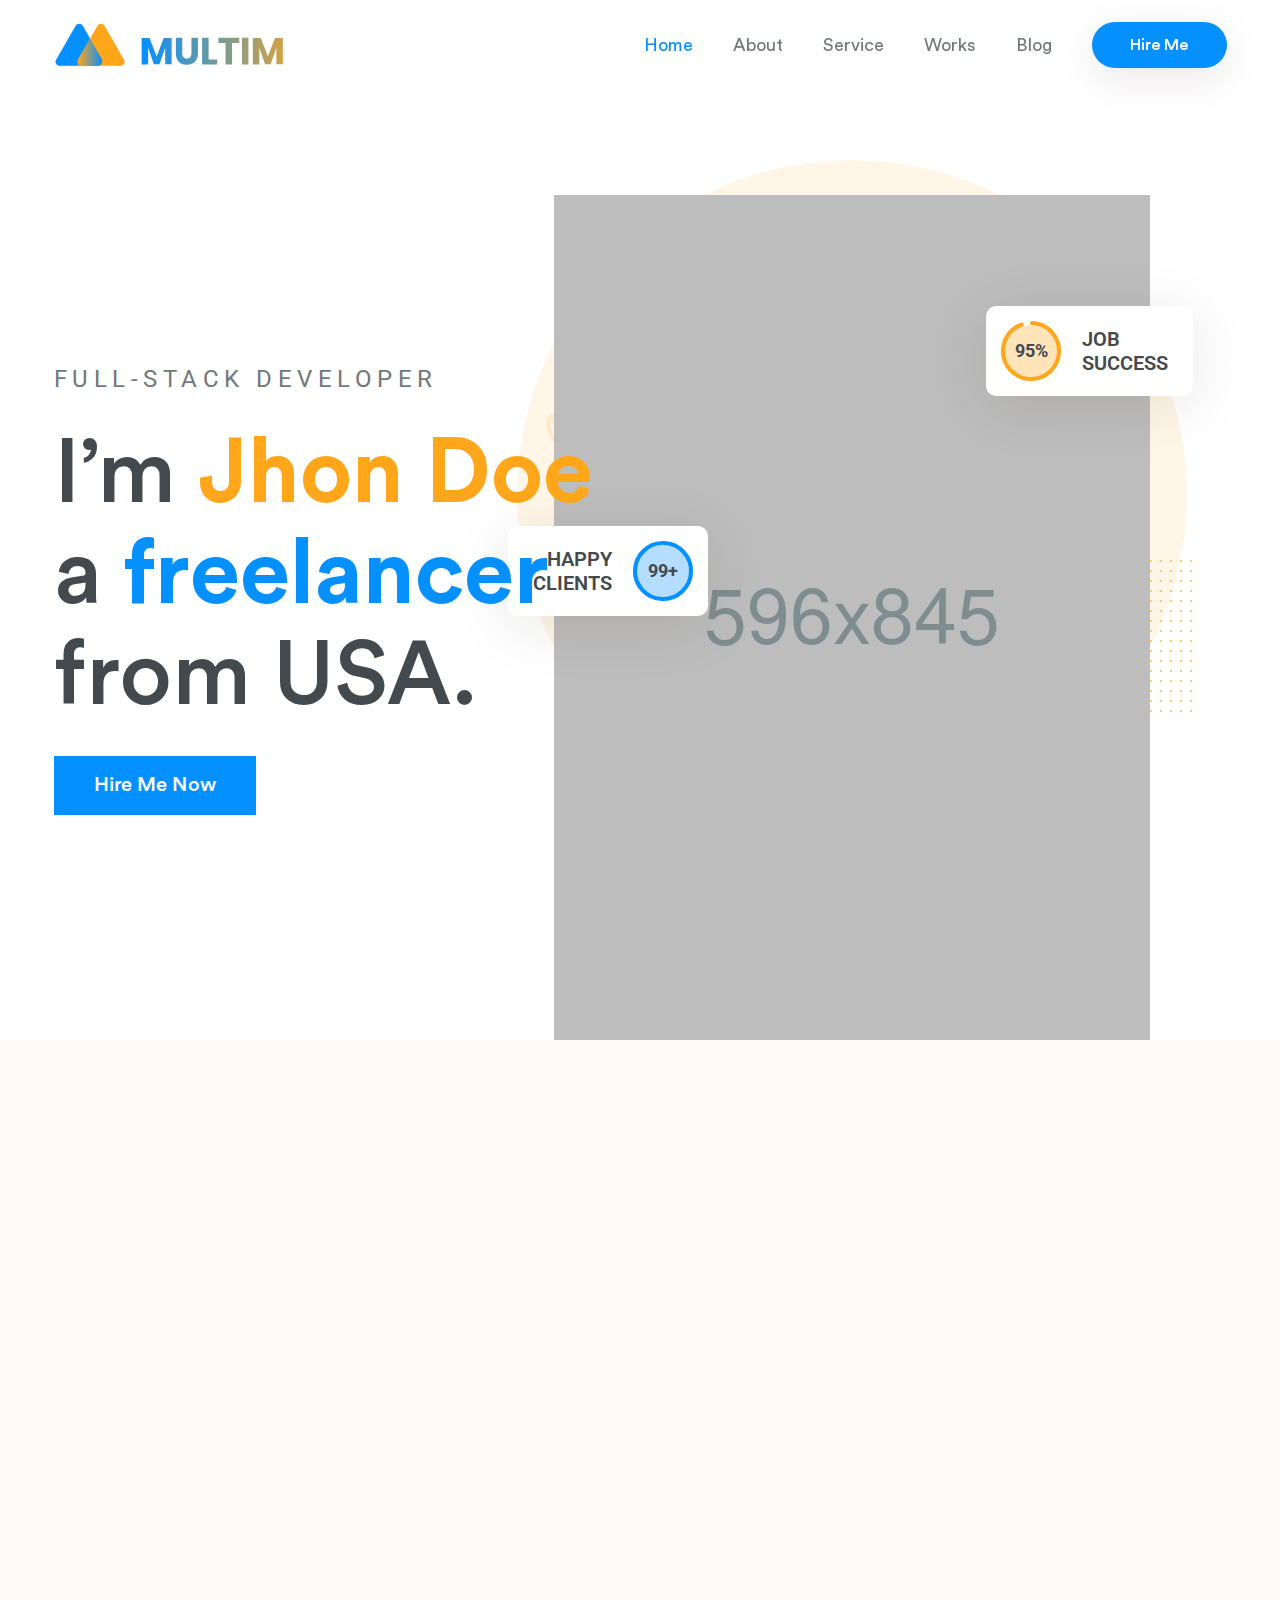
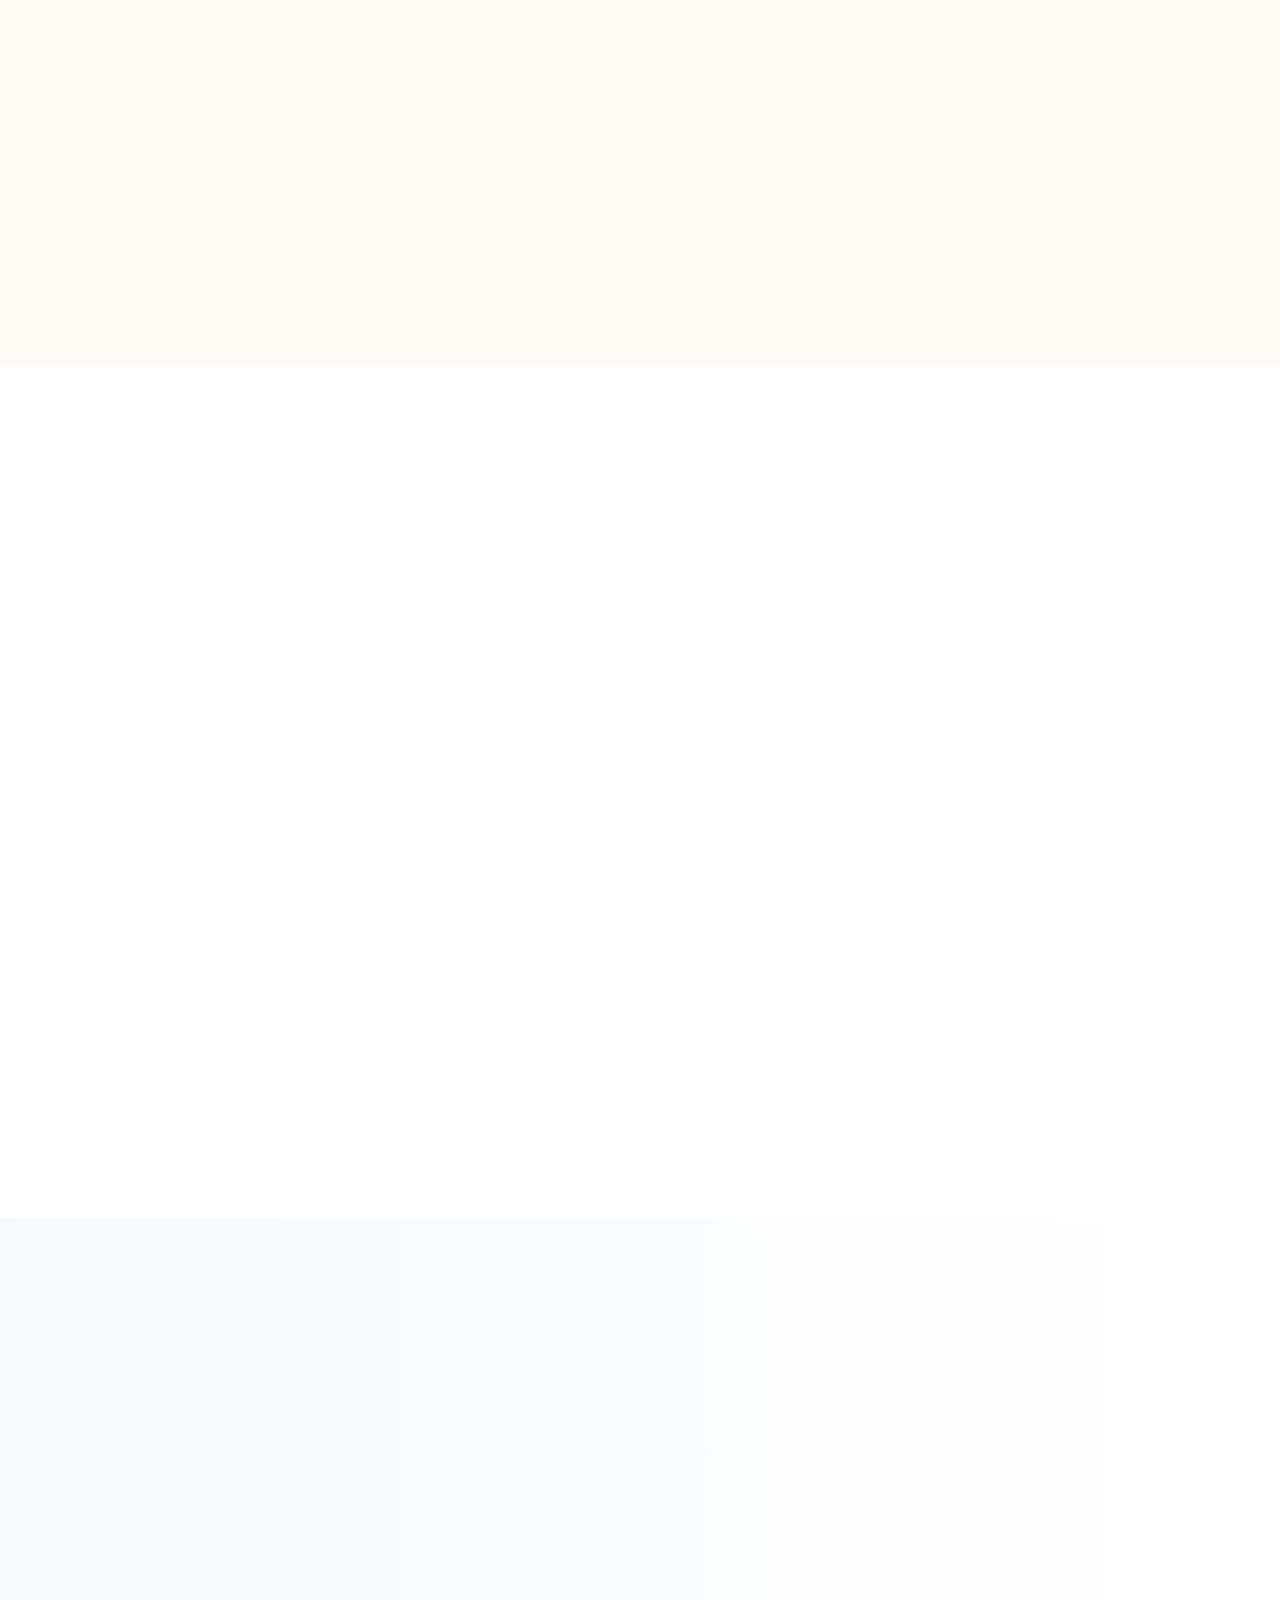
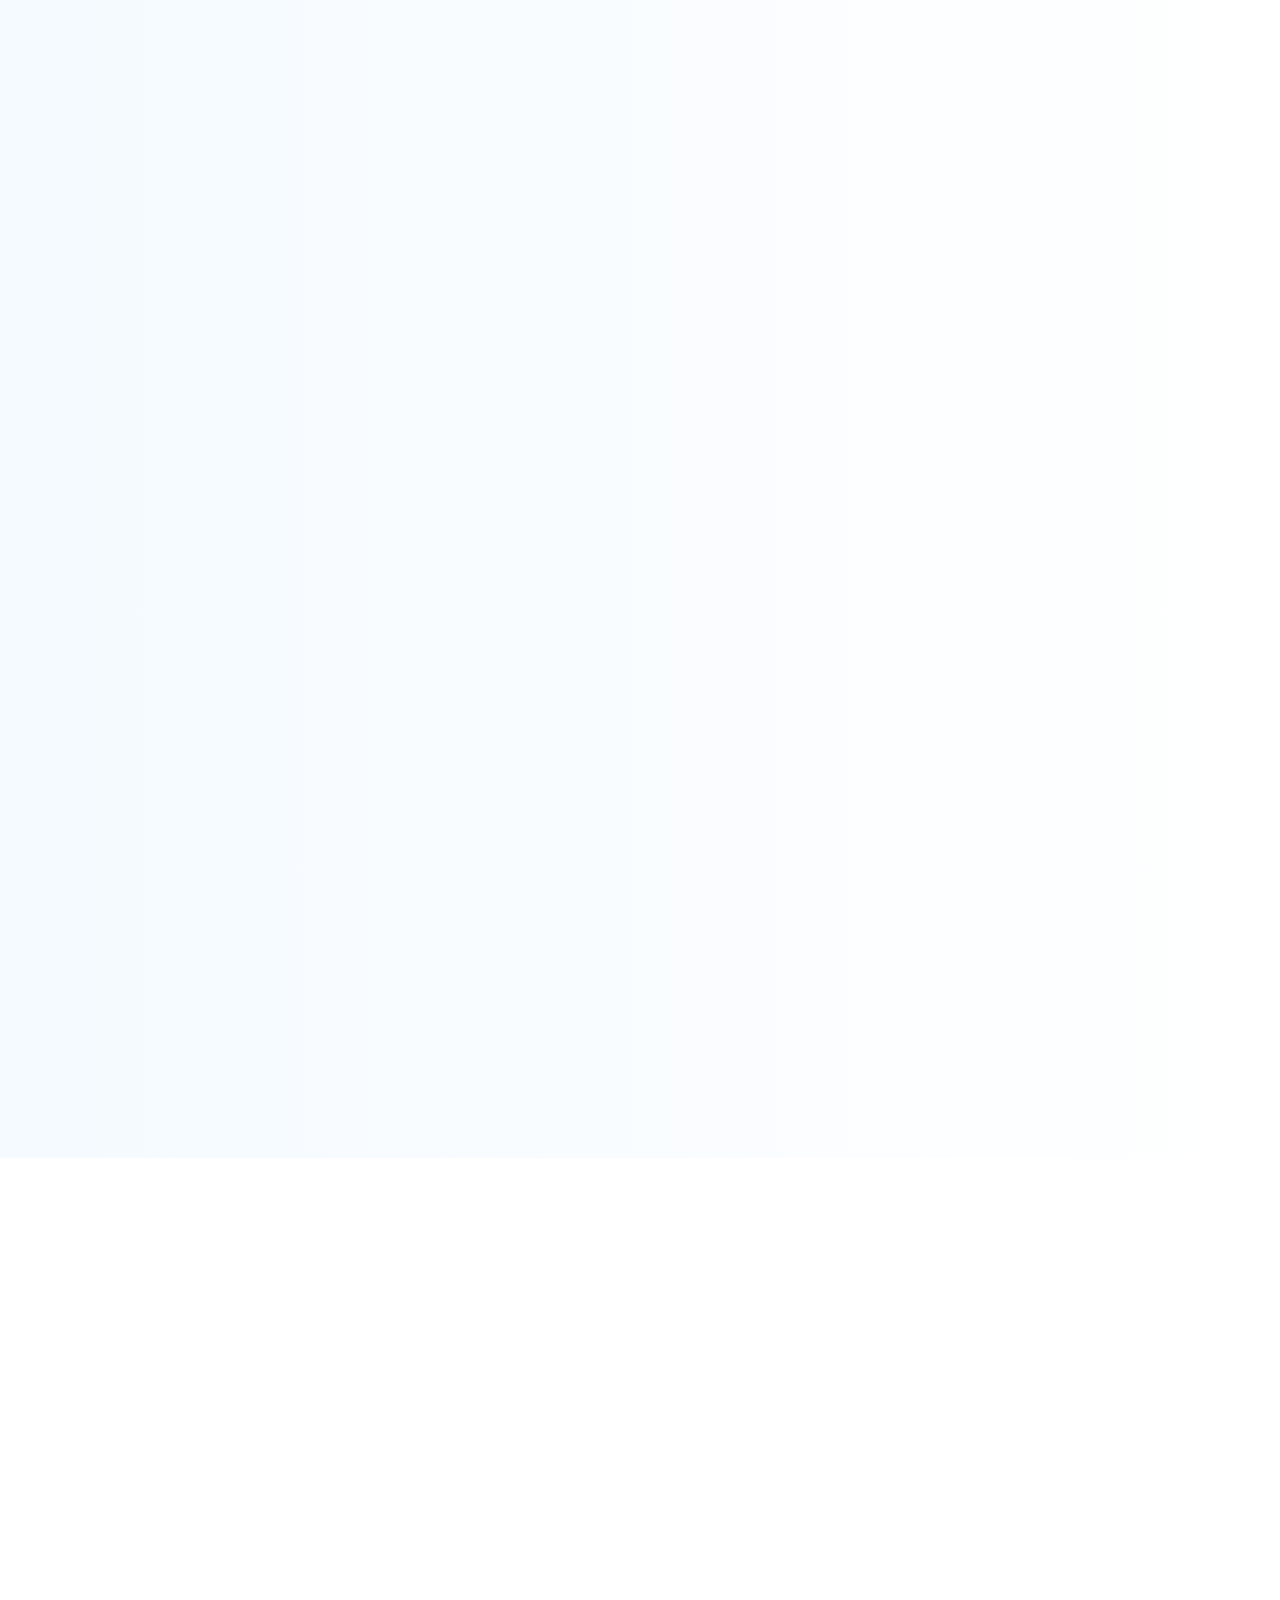
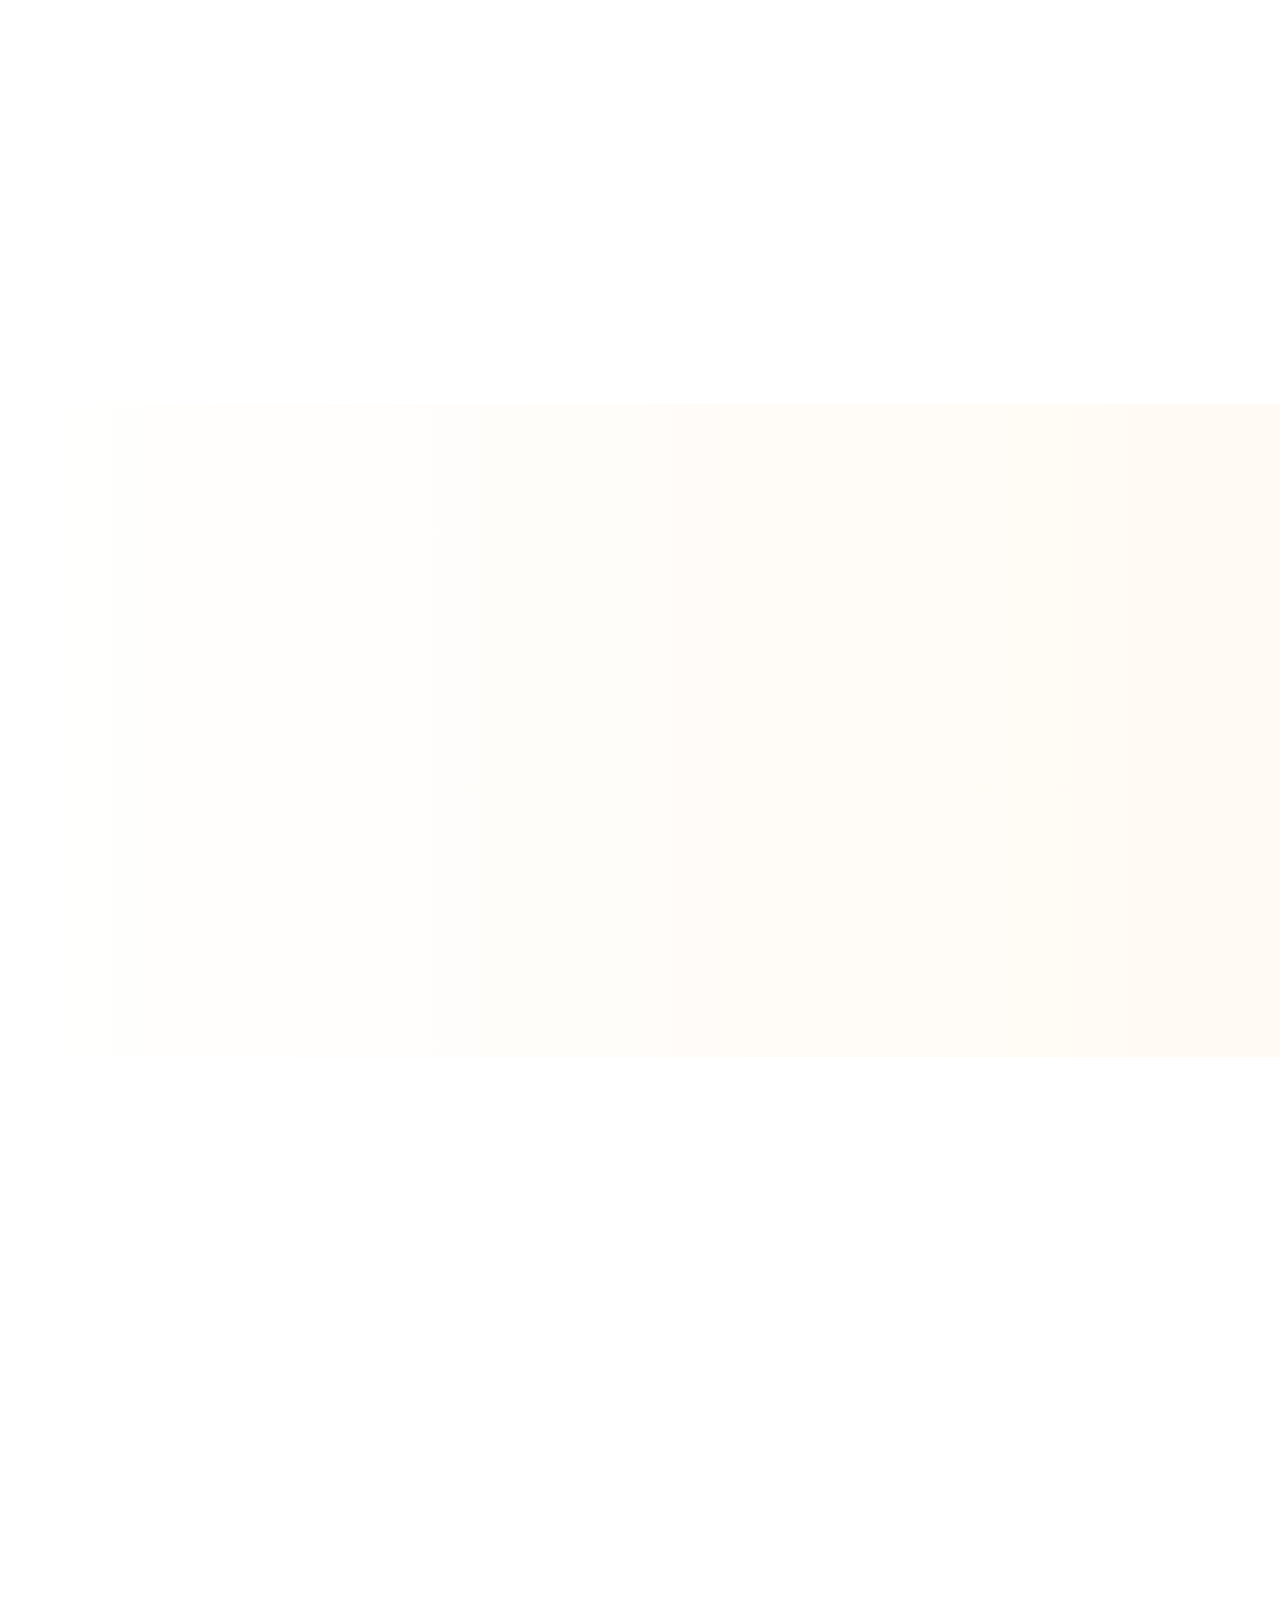
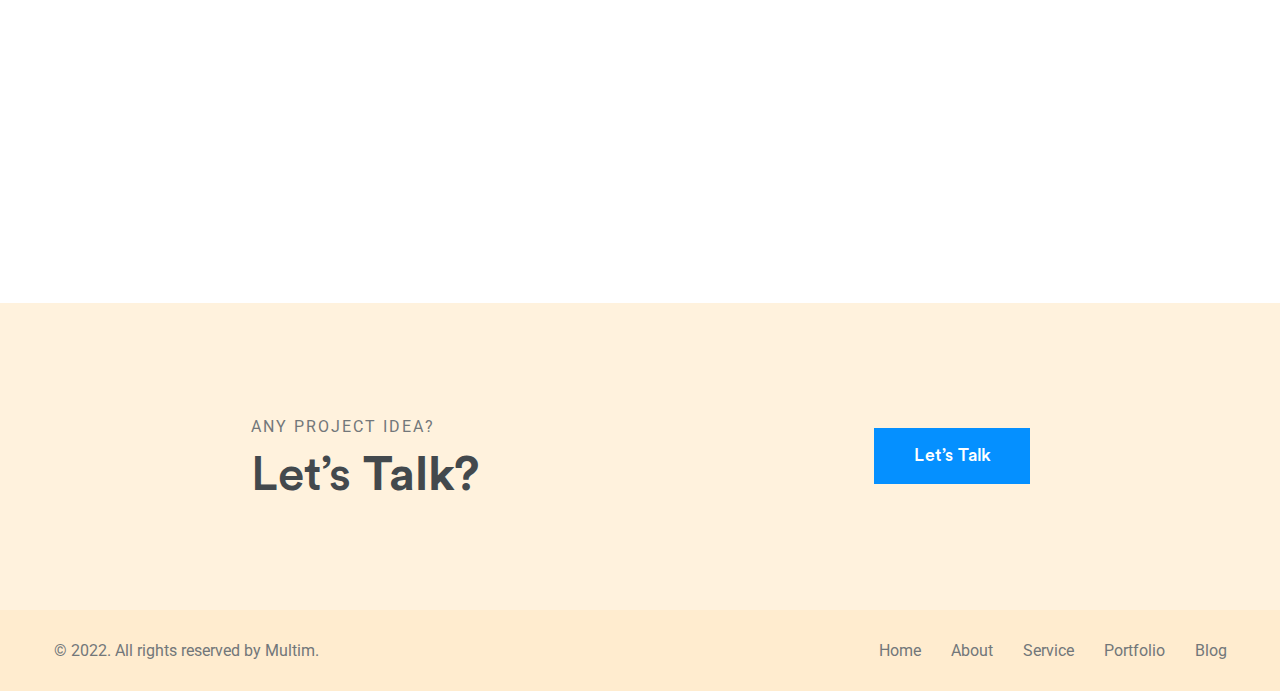
<file: index.html>
<!DOCTYPE html>
<html class="no-js" lang="en">

<head>
  <!-- Meta Tags -->
  <meta charset="utf-8">
  <meta http-equiv="x-ua-compatible" content="ie=edge">
  <meta name="viewport" content="width=device-width, initial-scale=1">
  <meta name="author" content="Laralink">
  <!-- Site Title -->
  <title>Personal Portfolio</title>
  <link rel="stylesheet" href="assets/css/plugins/fontawesome.min.css">
  <link rel="stylesheet" href="assets/css/plugins/bootstrap.min.css">
  <link rel="stylesheet" href="assets/css/plugins/lightgallery.min.css">
  <link rel="stylesheet" href="assets/css/plugins/slick.css">
  <link rel="stylesheet" href="assets/css/plugins/animate.css">
  <link rel="stylesheet" href="assets/css/style.css">
  <!-- Theme Style -->
  <link rel="stylesheet" href="assets/css/theme_4.css">
</head>

<body>
  <!-- Start Preloader -->
  <div class="cs-preloader cs-accent_color cs-white_bg">
    <div class="cs-preloader_bg cs-center cs-accent_4_bg">
      <div class="cs-preloader_in cs-accent_15_border">
        <img src="assets/img/personal-portfolio/logo_mini.svg" alt="Logo">
      </div>
    </div>
  </div>
  <!-- End Preloader -->
  <!-- Start Header Section -->
  <header class="cs-site_header cs-style1 cs-sticky-header cs-primary_font">
    <div class="cs-main_header">
      <div class="container">
        <div class="cs-main_header_in">
          <div class="cs-main_header_left">
            <a class="cs-site_branding" href="index.html"><img src="assets/img/personal-portfolio/logo.svg" alt=""></a>
          </div>
          <div class="cs-main_header_right">
            <div class="cs-nav">
              <ul class="cs-nav_list">
                <li class="menu-item-has-children cs-mega-menu current-menu-item"><a href="index.html">Home</a>
                  <ul class="cs-mega-wrapper">
                    <li class="menu-item-has-children">
                      <a href="#">Column One</a>
                      <ul>
                        <li><a href="../digital-agency/index.html">Digital Agency</a></li>
                        <li><a href="../marketing-agency/index.html">Marketing Agency</a></li>
                        <li><a href="../saas-landing/index.html">SaaS Landing</a></li>
                      </ul>
                    </li>
                    <li class="menu-item-has-children">
                      <a href="#">Column Two</a>
                      <ul>
                        <li><a href="../personal-portfolio/index.html">Personal Portfolio</a></li>
                        <li><a href="../hosting/index.html">Hosting</a></li>
                        <li><a href="../app-landing/index.html">App Landing</a></li>
                      </ul>
                    </li>
                    <li class="menu-item-has-children">
                      <a href="#">Column Three</a>
                      <ul>
                        <li><a href="../design-agency/index.html">Design Agency</a></li>
                        <li><a href="../online-education/index.html">Online Education</a></li>
                        <li><a href="../e-commerce/index.html">E-commerce</a></li>
                      </ul>
                    </li>
                    <li class="menu-item-has-children">
                      <a href="#">Column Four</a>
                      <ul>
                        <li><a href="../restrurant/index.html">Restrurant</a></li>
                        <li><a href="../creative-agency/index.html">Creative Agency</a></li>
                        <li><a href="../event-conference/index.html">Event Conference</a></li>
                      </ul>
                    </li>
                  </ul>
                </li>
                <li><a href="about.html">About</a></li>
                <li><a href="service.html">Service</a></li>
                <li><a href="portfolio.html">Works</a></li>
                <li><a href="blog.html">Blog</a></li>
              </ul>
            </div>
            <div class="cs-toolbox">
              <a href="contact.html" class="cs-toolbox_btn cs-accent_bg cs-white cs-accent_bg_2_hover cs-white_hover cs-rounded"><span>Hire Me</span></a>
            </div>
          </div>
        </div>
      </div>
    </div>
  </header>
  <!-- End Header Section -->

  <!-- Start Hero -->
  <div class="cs-hero cs-style4 cs-center cs-hobble">
    <div class="container wow fadeIn" data-wow-duration="1s" data-wow-delay="0.2s">
      <div class="cs-hero_text">
        <div class="cs-hero_subtitle">FULL-STACK DEVELOPER</div>
        <h1 class="cs-hero_title">I’m <b class="cs-accent_color_2">Jhon Doe</b> <br>
        a <b class="cs-accent_color">freelancer</b> <br>
        from USA.</h1>
        <div class="cs-hero_btns">
          <a href="contact.html" class="cs-btn cs-style2 cs-btn_lg cs-accent_bg cs-medium rounded-0 cs-primary_font">Hire Me Now</a>
        </div>
      </div>
    </div>
    <div class="cs-hero_img_wrap cs-parallax wow fadeInUp" data-wow-duration="1s" data-wow-delay="0.3s">
      <img class="cs-hero_img" src="assets/img/personal-portfolio/hero-img.png" alt="">
      <div class="cs-hero_img_shape cs-accent_color_2 cs-to_right"></div>
      <div class="cs-hero_img_bg"><img src="assets/img/personal-portfolio/hero-img-bg.svg" alt=""></div>
      <div class="cs-hero_card cs-style1 cs-accent_color_2 cs-white_bg cs-semi_bold cs-to_right_up">
        <svg class="cs-round_percentage cs-round_effect" viewbox="0 0 100 100" width="70" height="70" data-percent="95">
          <circle cx="50" cy="50" r="40" />  
        </svg>
        <div class="cs-round_in cs-center">
          <span class="cs-bold cs-primary_color">95%</span>
        </div>
        <div class="cs-primary_color">Job <br>Success</div>
      </div>
      <div class="cs-hero_card cs-style2 cs-accent_color cs-white_bg cs-semi_bold cs-to_left_up">
        <div class="cs-round_in cs-center">
          <span class="cs-bold cs-primary_color">99+</span>
        </div>
        <div class="cs-primary_color">Happy <br>Clients</div>
        <svg class="cs-round_percentage cs-round_effect" viewbox="0 0 100 100" width="70" height="70" data-percent="100">
          <circle cx="50" cy="50" r="40" />  
        </svg>
      </div>
    </div>
  </div>
  <!-- End Hero -->

  <!-- Start About -->
  <div class="cs-accent_5_bg_2">
    <div class="cs-height_140 cs-height_lg_80"></div>
    <div class="container">
      <div class="row">
        <div class="col-lg-6 wow fadeInLeft" data-wow-duration="1s" data-wow-delay="0.2s">
          <div class="cs-left_full_width text-end cs-space_right_105">
            <div class="cs-image_box cs-style4 cs-parallax cs-space55">
              <img class="cs-image_box_img" src="assets/img/personal-portfolio/about.png" alt="">
              <a href="https://www.youtube.com/embed/jRcfE2xxSAw?autoplay=1" class="cs-player_btn cs-video_open cs-center cs-to_up cs-accent_bg_2 cs-white cs-white_hover"><i class="fas fa-play"></i></a>
              <div class="cs-image_box_pattern cs-to_left cs-accent_color"></div>
            </div>
            <div class="cs-height_0 cs-height_lg_50"></div>
          </div>
        </div><!-- .col -->
        <div class="col-lg-6 wow fadeIn" data-wow-duration="1s" data-wow-delay="0.3s">
          <div class="cs-vertical_middle">
            <div class="cs-vertical_middle_in">
              <div class="cs-tabs cs-fade_tabs cs-style1">
                <div class="cs-medium">
                  <ul class="cs-tab_links cs-style3 cs-mp0 cs-primary_font">
                    <li class="active"><a href="#tab_one">About</a></li>
                    <li><a href="#tab_two">Skills</a></li>
                    <li><a href="#tab_three">Education</a></li>
                  </ul>
                </div>
                <div class="cs-height_50 cs-height_lg_40"></div>
                <div class="cs-tab_content">
                  <div id="tab_one" class="cs-tab active">
                    <div class="cs-text_box cs-style1 cs-size1">
                      <h2 class="cs-text_box_title cs-medium">Why you should <br/><b class="cs-bold cs-accent_color">hire me</b></h2>
                      <div class="cs-height_25 cs-height_lg_25"></div>
                      <div class="cs-text_box_text">Lorem ipsum dolor sit amet, consectetuer adipiscing elit. Aenean commodo ligula eget dolor. Aenean massa. Cum sociis natoque penatibus et magnis dis parturient montes, nascetur ridiculus mus. Donec quam felis, ultricies nec, pellentesque eu, pretium quis, sem. Nulla consequat massa quis enim. Donec pede justo, fringilla vel, aliquet nec, vulputate eget, arcu. In enim justo, rhoncus ut, imperdiet a, venenatis vitae, justo. Nullam dictum felis eu pede mollis pretium.</div>
                      <div class="cs-height_35 cs-height_lg_35"></div>
                      <div class="cs-text_box_footer">
                        <a href="about.html" class="cs-btn cs-style2 cs-btn_lg cs-accent_bg cs-medium rounded-0 cs-primary_font">Learn More</a>
                        <div class="cs-social_btns cs-style1 cs-type1">
                          <a href="#" class="cs-center cs-white_bg cs-accent_color cs-white_hover cs-accent_bg_hover"><i class="fab fa-facebook-f"></i></a>
                          <a href="#" class="cs-center cs-white_bg cs-accent_color cs-white_hover cs-accent_bg_hover"><i class="fab fa-twitter"></i></a>
                          <a href="#" class="cs-center cs-white_bg cs-accent_color cs-white_hover cs-accent_bg_hover"><i class="fab fa-instagram"></i></a>
                          <a href="#" class="cs-center cs-white_bg cs-accent_color cs-white_hover cs-accent_bg_hover"><i class="fab fa-pinterest-p"></i></a>
                        </div>
                      </div>
                    </div>
                  </div><!-- .cs-tab -->
                  <div id="tab_two" class="cs-tab">
                    <div class="cs-text_box cs-style1 cs-size1">
                      <h2 class="cs-text_box_title cs-medium">Take a look with my <br/><b class="cs-bold cs-accent_color">Skill & Ability</b></h2>
                      <div class="cs-height_25 cs-height_lg_25"></div>
                      <div class="cs-text_box_text">Lorem ipsum dolor sit amet, consectetuer adipiscing elit. Aenean commodo ligula eget dolor. Aenean massa sociis.</div>
                      <div class="cs-height_30 cs-height_lg_30"></div>
                      <div class="cs-progressbar_wrap cs-style1">
                        <div class="cs-progressbar cs-style1">
                          <div class="cs-progressbar_head">
                            <h3 class="cs-progressbar_text cs-secondary_color text-uppercase">Web Design</h3>
                            <div class="cs-progressbar_percentage">80%</div>
                          </div>
                          <div class="cs-progress cs-accent_10_bg" data-progress="80">
                            <div class="cs-progress_in cs-accent_bg"></div>
                          </div>
                        </div><!-- .cs-progressbar -->
                        <div class="cs-progressbar cs-style1">
                          <div class="cs-progressbar_head">
                            <h3 class="cs-progressbar_text cs-secondary_color text-uppercase">Web development</h3>
                            <div class="cs-progressbar_percentage">90%</div>
                          </div>
                          <div class="cs-progress cs-accent_10_bg" data-progress="90">
                            <div class="cs-progress_in cs-accent_bg"></div>
                          </div>
                        </div><!-- .cs-progressbar -->
                        <div class="cs-progressbar cs-style1">
                          <div class="cs-progressbar_head">
                            <h3 class="cs-progressbar_text cs-secondary_color text-uppercase">Branding</h3>
                            <div class="cs-progressbar_percentage">70%</div>
                          </div>
                          <div class="cs-progress cs-accent_10_bg" data-progress="70">
                            <div class="cs-progress_in cs-accent_bg"></div>
                          </div>
                        </div><!-- .cs-progressbar -->
                        <div class="cs-progressbar cs-style1">
                          <div class="cs-progressbar_head">
                            <h3 class="cs-progressbar_text cs-secondary_color text-uppercase">Communication</h3>
                            <div class="cs-progressbar_percentage">100%</div>
                          </div>
                          <div class="cs-progress cs-accent_10_bg" data-progress="100">
                            <div class="cs-progress_in cs-accent_bg"></div>
                          </div>
                        </div><!-- .cs-progressbar -->
                      </div>
                    </div>
                  </div><!-- .cs-tab -->
                  <div id="tab_three" class="cs-tab">
                    <div class="cs-text_box cs-style1 cs-size1">
                      <h2 class="cs-text_box_title cs-medium">Complete my study<br/> with <b class="cs-bold cs-accent_color">good result</b></h2>
                      <div class="cs-height_25 cs-height_lg_25"></div>
                      <div class="cs-text_box_text">Lorem ipsum dolor sit amet, consectetuer adipiscing elit. Aenean commodo ligula eget dolor. Aenean massa. Cum sociis natoque penatibus et magnis dis parturient montes. <br/><br/>Donec pede justo, fringilla vel, aliquet nec, vulputate eget, arcu. In enim justo, rhoncus ut, imperdiet a, venenatis vitae, justo. Nullam dictum felis eu pede mollis pretium. <br/><br/>Nascetur ridiculus mus. Donec quam felis, ultricies nec, pellentesque eu, pretium quis, sem. Nulla consequat massa quis enim.</div>
                    </div>
                  </div><!-- .cs-tab -->
                </div>
              </div>
            </div>
          </div>
        </div><!-- .col -->
      </div>
    </div>
    <div class="cs-height_140 cs-height_lg_80"></div>
  </div>
  <!-- End About -->

  <!-- Start Service -->
  <div>
    <div class="cs-height_140 cs-height_lg_80"></div>
    <div class="container wow fadeInUp" data-wow-duration="1s" data-wow-delay="0.2s">
      <div class="cs-section_heading cs-style2 cs-size1 text-center">
        <div class="cs-section_subtitle">What can i do</div>
        <h2 class="cs-section_title cs-medium"><b class="cs-bold cs-accent_color">Services</b> I can provide</h2>
      </div>
      <div class="cs-height_70 cs-height_lg_50"></div>
    </div>
    <div class="container wow fadeIn" data-wow-duration="1s" data-wow-delay="0.3s">
      <div class="row">
        <div class="col-lg-4">
          <div class="cs-icon_box cs-style3 cs-type1">
            <h2 class="cs-icon_box_title">Web design <span class="cs-title_seperator cs-accent_bg_2"></span></h2>
            <div class="cs-icon_box_icon cs-center">
              <svg width="112" height="107" viewBox="0 0 112 107" fill="none" xmlns="http://www.w3.org/2000/svg">
                <path d="M20.6 6.1H13C12.5 6.1 12 5.7 12 5.1C12 4.5 12.4 4.1 13 4.1H20.7C21.2 4.1 21.7 4.5 21.7 5.1C21.7 5.7 21.2 6.1 20.6 6.1Z" fill="#FFA61A"/>
                <path d="M16.8 10C16.3 10 15.8 9.6 15.8 9V1.4C15.8 0.9 16.2 0.4 16.8 0.4C17.4 0.4 17.8 0.8 17.8 1.4V9C17.8 9.5 17.3 10 16.8 10Z" fill="#FFA61A"/>
                <path d="M9.2 14.8H1.5C1 14.8 0.5 14.4 0.5 13.8C0.5 13.2 0.9 12.8 1.5 12.8H9.2C9.7 12.8 10.2 13.2 10.2 13.8C10.2 14.4 9.7 14.8 9.2 14.8Z" fill="#0590FF"/>
                <path d="M5.3 18.6C4.8 18.6 4.3 18.2 4.3 17.6V10C4.3 9.5 4.7 9 5.3 9C5.9 9 6.3 9.4 6.3 10V17.7C6.3 18.2 5.9 18.6 5.3 18.6Z" fill="#0590FF"/>
                <path d="M110.6 30.1H13C12.5 30.1 12 29.7 12 29.1V18.6C12 15.4 14.6 12.9 17.7 12.9H105.7C108.9 12.9 111.4 15.5 111.4 18.6V29.1C111.5 29.6 111.1 30.1 110.6 30.1ZM13.9 28.2H109.6V18.6C109.6 16.5 107.9 14.8 105.8 14.8H17.8C15.7 14.8 14 16.5 14 18.6V28.2H13.9Z" fill="#003B5B"/>
                <path d="M19.7 25.3C17.6 25.3 15.9 23.6 15.9 21.5C15.9 19.4 17.6 17.7 19.7 17.7C21.8 17.7 23.5 19.4 23.5 21.5C23.5 23.6 21.8 25.3 19.7 25.3ZM19.7 19.5C18.6 19.5 17.8 20.4 17.8 21.4C17.8 22.4 18.7 23.3 19.7 23.3C20.7 23.3 21.6 22.4 21.6 21.4C21.6 20.4 20.7 19.5 19.7 19.5Z" fill="#FFA61A"/>
                <path d="M29.3 25.3C27.2 25.3 25.5 23.6 25.5 21.5C25.5 19.4 27.2 17.7 29.3 17.7C31.4 17.7 33.1 19.4 33.1 21.5C33.1 23.6 31.4 25.3 29.3 25.3ZM29.3 19.5C28.2 19.5 27.4 20.4 27.4 21.4C27.4 22.4 28.3 23.3 29.3 23.3C30.3 23.3 31.2 22.4 31.2 21.4C31.2 20.4 30.3 19.5 29.3 19.5Z" fill="#FFA61A"/>
                <path d="M24.5 106.6H20.7C20.2 106.6 19.7 106.2 19.7 105.6C19.7 105 20.1 104.6 20.7 104.6H24.5C25 104.6 25.5 105 25.5 105.6C25.5 106.2 25 106.6 24.5 106.6Z" fill="#003B5B"/>
                <path d="M66.6 106.6H28.3C27.8 106.6 27.3 106.2 27.3 105.6C27.3 105 27.7 104.6 28.3 104.6H66.6C67.1 104.6 67.6 105 67.6 105.6C67.6 106.2 67.1 106.6 66.6 106.6Z" fill="#003B5B"/>
                <path d="M102.9 7.1H99.1C98.6 7.1 98.1 6.7 98.1 6.1C98.1 5.6 98.5 5.1 99.1 5.1H102.9C103.4 5.1 103.9 5.5 103.9 6.1C103.9 6.7 103.5 7.1 102.9 7.1Z" fill="#003B5B"/>
                <path d="M95.3 7.1H57C56.5 7.1 56 6.7 56 6.1C56 5.6 56.4 5.1 57 5.1H95.3C95.8 5.1 96.3 5.5 96.3 6.1C96.2 6.7 95.8 7.1 95.3 7.1Z" fill="#003B5B"/>
                <path d="M96.6 99H17.8C14.6 99 12.1 96.4 12.1 93.3V29.1C12.1 28.6 12.5 28.1 13.1 28.1H110.7C111.2 28.1 111.7 28.5 111.7 29.1V85C111.7 85.5 111.3 86 110.7 86C110.2 86 109.7 85.6 109.7 85V30.1H13.9V93.3C13.9 95.4 15.6 97.1 17.7 97.1H96.5C97 97.1 97.5 97.5 97.5 98.1C97.5 98.7 97.1 99 96.6 99Z" fill="#003B5B"/>
                <path d="M90.5 34.9H33.1V54H90.5V34.9Z" fill="#0590FF" stroke="#003B5B" stroke-miterlimit="10" stroke-linecap="round" stroke-linejoin="round"/>
                <path d="M90.5 54.9H33.1C32.6 54.9 32.1 54.5 32.1 53.9V34.9C32.1 34.4 32.5 33.9 33.1 33.9H90.5C91 33.9 91.5 34.3 91.5 34.9V54C91.5 54.5 91 54.9 90.5 54.9ZM34 53H89.5V35.8H34V53Z" fill="#003B5B"/>
                <path d="M27.3 50.2C27.1 50.2 26.8 50.1 26.6 49.9L21.8 45.1C21.4 44.7 21.4 44.1 21.8 43.7L26.6 38.9C27 38.5 27.6 38.5 28 38.9C28.4 39.3 28.4 39.9 28 40.3L23.9 44.4L28 48.5C28.4 48.9 28.4 49.5 28 49.9C27.8 50.1 27.6 50.2 27.3 50.2Z" fill="#0590FF"/>
                <path d="M96.2 50.2C96 50.2 95.7 50.1 95.5 49.9C95.1 49.5 95.1 48.9 95.5 48.5L99.6 44.4L95.5 40.3C95.1 39.9 95.1 39.3 95.5 38.9C95.9 38.5 96.5 38.5 96.9 38.9L101.7 43.7C102.1 44.1 102.1 44.7 101.7 45.1L96.9 49.9C96.7 50.1 96.5 50.2 96.2 50.2Z" fill="#0590FF"/>
                <path d="M48.4 61.6H33.1V76.9H48.4V61.6Z" fill="#FFA61A"/>
                <path d="M48.4 77.9H33.1C32.6 77.9 32.1 77.5 32.1 76.9V61.6C32.1 61.1 32.5 60.6 33.1 60.6H48.4C48.9 60.6 49.4 61 49.4 61.6V77C49.3 77.5 48.9 77.9 48.4 77.9ZM34 76H47.4V62.6H34V76Z" fill="#003B5B"/>
                <path d="M67.7 62.6H53.3C52.8 62.6 52.3 62.2 52.3 61.6C52.3 61 52.7 60.6 53.3 60.6H67.7C68.2 60.6 68.7 61 68.7 61.6C68.7 62.2 68.2 62.6 67.7 62.6Z" fill="#0590FF"/>
                <g opacity="0.4">
                <path opacity="0.4" d="M67.7 70.3H53.3C52.8 70.3 52.3 69.9 52.3 69.3C52.3 68.8 52.7 68.3 53.3 68.3H67.7C68.2 68.3 68.7 68.7 68.7 69.3C68.6 69.8 68.2 70.3 67.7 70.3Z" fill="#0590FF"/>
                </g>
                <path d="M67.7 77.9H53.3C52.8 77.9 52.3 77.5 52.3 76.9C52.3 76.4 52.7 75.9 53.3 75.9H67.7C68.2 75.9 68.7 76.3 68.7 76.9C68.6 77.5 68.2 77.9 67.7 77.9Z" fill="#0590FF"/>
                <path d="M67.5 95.1C67 95.1 66.5 94.7 66.5 94.1V85.5H34V94.1C34 94.6 33.6 95.1 33 95.1C32.5 95.1 32 94.7 32 94.1V84.5C32 84 32.4 83.5 33 83.5H67.4C67.9 83.5 68.4 83.9 68.4 84.5V94.1C68.5 94.7 68.1 95.1 67.5 95.1Z" fill="#003B5B"/>
                <path d="M97.3 83.7V93.2L100 90.4L106 96.4L109.9 92.4L104 86.5L106.8 83.7H97.3Z" fill="#0590FF" stroke="#003B5B" stroke-miterlimit="10" stroke-linecap="round" stroke-linejoin="round"/>
                <path d="M106 96.9C105.9 96.9 105.7 96.8 105.6 96.7L100.1 91.2L97.7 93.6C97.5 93.8 97.3 93.8 97.1 93.7C96.9 93.6 96.8 93.4 96.8 93.2V83.7C96.8 83.4 97.1 83.1 97.4 83.1H106.9C107.1 83.1 107.3 83.2 107.4 83.4C107.5 83.6 107.4 83.9 107.3 84L104.9 86.4L110.4 91.9C110.6 92.1 110.6 92.5 110.4 92.7L106.4 96.7C106.3 96.9 106.1 96.9 106 96.9Z" fill="#FFA61A" stroke="#003B5B" stroke-miterlimit="10" stroke-linecap="round" stroke-linejoin="round"/>
                <path d="M89.6 92.7H75.9C75.4 92.7 75 92.3 75 91.7V61.1C75 60.6 75.4 60.1 75.9 60.1H89.5C90 60.1 90.4 60.5 90.4 61.1V91.7C90.4 92.3 90 92.7 89.6 92.7ZM76.8 90.8H88.7V62.1H76.8V90.8Z" fill="#003B5B"/>
              </svg>                
              <div class="cs-con_box-shape cs-accent_bg"></div>
            </div>
            <div class="cs-icon_box_subtitle">Website optimization is the process of using controlled experimentation</div>
          </div>
          <div class="cs-height_30 cs-height_lg_30"></div>
        </div>
        <div class="col-lg-4">
          <div class="cs-icon_box cs-style3 cs-type1">
            <h2 class="cs-icon_box_title">Web development <span class="cs-title_seperator cs-accent_bg_2"></span></h2>
            <div class="cs-icon_box_icon cs-center">
              <svg width="113" height="107" viewBox="0 0 113 107" fill="none" xmlns="http://www.w3.org/2000/svg">
                <path d="M65.3 46.6C64.1 46.6 63.2 45.6 63.2 44.4V30.4H56V80.6H94.1C95.1 80.6 95.9 79.8 95.9 78.8V46.6H65.3Z" fill="#0590FF" stroke="#003B5B" stroke-miterlimit="10" stroke-linecap="round" stroke-linejoin="round"/>
                <path d="M106.7 99.5H6.29999C3.29999 99.5 0.899994 97.1 0.899994 94.1C0.899994 91.1 3.29999 88.7 6.29999 88.7H106.7C109.7 88.7 112.1 91.1 112.1 94.1C112.1 97.1 109.6 99.5 106.7 99.5ZM6.29999 90.5C4.29999 90.5 2.69999 92.1 2.69999 94.1C2.69999 96.1 4.29999 97.7 6.29999 97.7H106.7C108.7 97.7 110.3 96.1 110.3 94.1C110.3 92.1 108.7 90.5 106.7 90.5H6.29999Z" fill="#003B5B"/>
                <path d="M61 95H52C50.5 95 49.3 93.8 49.3 92.3V89.6C49.3 89.1 49.7 88.7 50.2 88.7C50.7 88.7 51.1 89.1 51.1 89.6V92.3C51.1 92.8 51.5 93.2 52 93.2H61C61.5 93.2 61.9 92.8 61.9 92.3V89.6C61.9 89.1 62.3 88.7 62.8 88.7C63.3 88.7 63.7 89.1 63.7 89.6V92.3C63.7 93.8 62.5 95 61 95Z" fill="#003B5B"/>
                <path d="M20.7 6.3H13.5C13 6.3 12.6 5.9 12.6 5.4C12.6 4.9 13 4.5 13.5 4.5H20.7C21.2 4.5 21.6 4.9 21.6 5.4C21.6 5.9 21.1 6.3 20.7 6.3Z" fill="#FFA61A"/>
                <path d="M17.1 9.9C16.6 9.9 16.2 9.5 16.2 9V1.8C16.2 1.3 16.6 0.9 17.1 0.9C17.6 0.9 18 1.3 18 1.8V9C18 9.5 17.6 9.9 17.1 9.9Z" fill="#FFA61A"/>
                <path d="M8.1 17.9H0.9C0.4 17.9 0 17.5 0 17C0 16.5 0.4 16.1 0.9 16.1H8.1C8.6 16.1 9 16.5 9 17C9 17.5 8.6 17.9 8.1 17.9Z" fill="#003B5B"/>
                <path d="M4.50001 21.5C4.00001 21.5 3.60001 21.1 3.60001 20.6V13.4C3.60001 12.9 4.00001 12.5 4.50001 12.5C5.00001 12.5 5.40001 12.9 5.40001 13.4V20.6C5.40001 21.1 5.00001 21.5 4.50001 21.5Z" fill="#003B5B"/>
                <path d="M94.1 81.5H18.9C17.4 81.5 16.2 80.3 16.2 78.8V32.3C16.2 30.8 17.4 29.6 18.9 29.6H63.3C63.8 29.6 64.2 30 64.2 30.5C64.2 31 63.8 31.4 63.3 31.4H18.9C18.4 31.4 18 31.8 18 32.3V78.9C18 79.4 18.4 79.8 18.9 79.8H94.2C94.7 79.8 95.1 79.4 95.1 78.9V46.6C95.1 46.1 95.5 45.7 96 45.7C96.5 45.7 96.9 46.1 96.9 46.6V78.9C96.8 80.3 95.6 81.5 94.1 81.5Z" fill="#003B5B"/>
                <path d="M38.6 106.6H35C34.5 106.6 34.1 106.2 34.1 105.7C34.1 105.2 34.5 104.8 35 104.8H38.6C39.1 104.8 39.5 105.2 39.5 105.7C39.5 106.2 39.1 106.6 38.6 106.6Z" fill="#003B5B"/>
                <path d="M78 106.6H42.2C41.7 106.6 41.3 106.2 41.3 105.7C41.3 105.2 41.7 104.8 42.2 104.8H78C78.5 104.8 78.9 105.2 78.9 105.7C78.9 106.2 78.5 106.6 78 106.6Z" fill="#003B5B"/>
                <g opacity="0.6">
                <path opacity="0.6" d="M49.3 52.9H22.4C21.9 52.9 21.5 52.5 21.5 52C21.5 51.5 21.9 51.1 22.4 51.1H49.3C49.8 51.1 50.2 51.5 50.2 52C50.2 52.5 49.8 52.9 49.3 52.9Z" fill="#FFA61A"/>
                </g>
                <path d="M49.3 58.2H26.9C26.4 58.2 26 57.8 26 57.3C26 56.8 26.4 56.4 26.9 56.4H49.3C49.8 56.4 50.2 56.8 50.2 57.3C50.2 57.8 49.8 58.2 49.3 58.2Z" fill="#FFA61A"/>
                <g opacity="0.6">
                <path opacity="0.6" d="M49.3 40.3H22.4C21.9 40.3 21.5 39.9 21.5 39.4C21.5 38.9 21.9 38.5 22.4 38.5H49.3C49.8 38.5 50.2 38.9 50.2 39.4C50.2 39.9 49.8 40.3 49.3 40.3Z" fill="#FFA61A"/>
                </g>
                <path d="M49.3 45.7H26.9C26.4 45.7 26 45.3 26 44.8C26 44.3 26.4 43.9 26.9 43.9H49.3C49.8 43.9 50.2 44.3 50.2 44.8C50.2 45.3 49.8 45.7 49.3 45.7Z" fill="#FFA61A"/>
                <path d="M49.3 70.8H26.9C26.4 70.8 26 70.4 26 69.9C26 69.4 26.4 69 26.9 69H49.3C49.8 69 50.2 69.4 50.2 69.9C50.2 70.4 49.8 70.8 49.3 70.8Z" fill="#FFA61A"/>
                <g opacity="0.6">
                <path opacity="0.6" d="M49.3 65.4H22.4C21.9 65.4 21.5 65 21.5 64.5C21.5 64 21.9 63.6 22.4 63.6H49.3C49.8 63.6 50.2 64 50.2 64.5C50.2 65 49.8 65.4 49.3 65.4Z" fill="#FFA61A"/>
                </g>
                <path d="M109.8 16.1H66.8V10C66.8 9.4 67.2 9 67.8 9H108.8C109.4 9 109.8 9.4 109.8 10V16.1Z" fill="#0590FF" stroke="#350C0C" stroke-miterlimit="10" stroke-linecap="round" stroke-linejoin="round"/>
                <path d="M109.8 17H66.8C66.3 17 65.9 16.6 65.9 16.1V10.7C65.9 9.2 67.1 8 68.6 8H108C109.5 8 110.7 9.2 110.7 10.7V16.1C110.7 16.6 110.3 17 109.8 17ZM67.7 15.2H108.9V10.7C108.9 10.2 108.5 9.8 108 9.8H68.6C68.1 9.8 67.7 10.2 67.7 10.7V15.2V15.2Z" fill="#003B5B"/>
                <path d="M108 43.9H68.6C67.1 43.9 65.9 42.7 65.9 41.2V16.1C65.9 15.6 66.3 15.2 66.8 15.2H109.8C110.3 15.2 110.7 15.6 110.7 16.1V41.2C110.7 42.7 109.5 43.9 108 43.9ZM67.7 17V41.2C67.7 41.7 68.1 42.1 68.6 42.1H108C108.5 42.1 108.9 41.7 108.9 41.2V17H67.7Z" fill="#003B5B"/>
                <path d="M101.3 86.9C100.8 86.9 100.4 86.5 100.4 86V46.6C100.4 46.1 100.8 45.7 101.3 45.7C101.8 45.7 102.2 46.1 102.2 46.6V86C102.2 86.5 101.8 86.9 101.3 86.9Z" fill="#003B5B"/>
                <path d="M11.7 86.9C11.2 86.9 10.8 86.5 10.8 86V29.6C10.8 26.6 13.2 24.2 16.2 24.2H63.2C63.7 24.2 64.1 24.6 64.1 25.1C64.1 25.6 63.7 26 63.2 26H16.2C14.2 26 12.6 27.6 12.6 29.6V86C12.6 86.5 12.2 86.9 11.7 86.9Z" fill="#003B5B"/>
                <path d="M56 81.5C55.5 81.5 55.1 81.1 55.1 80.6V30.5C55.1 30 55.5 29.6 56 29.6C56.5 29.6 56.9 30 56.9 30.5V80.7C56.9 81.1 56.5 81.5 56 81.5Z" fill="#003B5B"/>
                <path d="M83.8 34.5C83.6 34.5 83.4 34.4 83.3 34.3L77.9 30.3C77.7 30.1 77.5 29.9 77.5 29.6C77.5 29.3 77.6 29.1 77.9 28.9L83.3 24.9C83.7 24.6 84.3 24.7 84.6 25.1C84.9 25.5 84.8 26.1 84.4 26.4L80 29.7L84.4 33C84.8 33.3 84.9 33.9 84.6 34.3C84.4 34.4 84.1 34.5 83.8 34.5Z" fill="#FFA61A"/>
                <path d="M92.8 34.5C92.5 34.5 92.3 34.4 92.1 34.1C91.8 33.7 91.9 33.1 92.3 32.8L96.7 29.5L92.3 26.2C91.9 25.9 91.8 25.3 92.1 24.9C92.4 24.5 93 24.4 93.4 24.7L98.8 28.7C99 28.9 99.2 29.1 99.2 29.4C99.2 29.7 99.1 29.9 98.8 30.1L93.4 34.1C93.2 34.4 93 34.5 92.8 34.5Z" fill="#FFA61A"/>
                <path d="M87.4 34C87.3 34 87.3 34 87.2 34C86.7 33.9 86.4 33.4 86.5 32.9L88.3 25.7C88.4 25.2 88.9 24.9 89.4 25C89.9 25.1 90.2 25.6 90.1 26.1L88.3 33.3C88.2 33.8 87.8 34 87.4 34Z" fill="#FFA61A"/>
                <path d="M75.7 53.8H61.4V71.7H75.7V53.8Z" fill="#FFA61A"/>
                <path d="M75.8 72.6H61.4C60.9 72.6 60.5 72.2 60.5 71.7V53.8C60.5 53.3 60.9 52.9 61.4 52.9H75.7C76.2 52.9 76.6 53.3 76.6 53.8V71.7C76.7 72.2 76.3 72.6 75.8 72.6ZM62.3 70.8H74.8V54.7H62.3V70.8Z" fill="#003B5B"/>
                <path d="M90.1 53.8H75.8V62.8H90.1V53.8Z" fill="#FFA61A"/>
                <path d="M90.1 63.6H75.8C75.3 63.6 74.9 63.2 74.9 62.7V53.7C74.9 53.2 75.3 52.8 75.8 52.8H90.1C90.6 52.8 91 53.2 91 53.7V62.7C91 63.2 90.6 63.6 90.1 63.6ZM76.7 61.8H89.2V54.6H76.7V61.8Z" fill="#003B5B"/>
                <path d="M90.1 62.7H75.8V71.7H90.1V62.7Z" fill="#FFA61A"/>
                <path d="M90.1 72.6H75.8C75.3 72.6 74.9 72.2 74.9 71.7V62.7C74.9 62.2 75.3 61.8 75.8 61.8H90.1C90.6 61.8 91 62.2 91 62.7V71.7C91 72.2 90.6 72.6 90.1 72.6ZM76.7 70.8H89.2V63.6H76.7V70.8Z" fill="#003B5B"/>
              </svg>                
              <div class="cs-con_box-shape cs-accent_bg"></div>
            </div>
            <div class="cs-icon_box_subtitle">Website optimization is the process of using controlled experimentation</div>
          </div>
          <div class="cs-height_30 cs-height_lg_30"></div>
        </div>
        <div class="col-lg-4">
          <div class="cs-icon_box cs-style3 cs-type1">
            <h2 class="cs-icon_box_title">Brand Strategy <span class="cs-title_seperator cs-accent_bg_2"></span></h2>
            <div class="cs-icon_box_icon cs-center">
              <svg width="116" height="122" viewBox="0 0 116 122" fill="none" xmlns="http://www.w3.org/2000/svg">
                <path d="M94 98.6C93.7 98.6 93.5 98.5 93.2 98.3L88.7 93.8C86.6 91.7 83.5 90.7 80.6 91.1C77.1 91.6 73.7 89.4 72.8 85.9L72.3 83.9C72 82.8 72.3 81.6 73.1 80.8L78.7 75.2C79.6 74.3 81 74 82.2 74.5L83.4 75C88.8 77.3 92.5 82.1 93.5 87.9L95.1 97.4C95.2 97.9 94.9 98.3 94.5 98.5C94.4 98.5 94.2 98.6 94 98.6ZM82 88.8C85.1 88.8 88.1 90 90.3 92.2L92.5 94.4L91.5 88.2C90.7 83.2 87.4 79 82.7 76.9L81.5 76.4C81.1 76.2 80.6 76.3 80.3 76.6L74.7 82.2C74.4 82.5 74.3 82.9 74.4 83.2L74.9 85.2C75.6 87.6 77.9 89.2 80.4 88.8C80.9 88.8 81.4 88.8 82 88.8Z" fill="#003B5B"/>
                <path d="M21.8 98.7C21.5 98.7 21.3 98.6 21 98.4C20.7 98.1 20.6 97.6 20.8 97.2L29.8 76.1C29.9 75.8 30.2 75.5 30.6 75.5C31 75.4 31.3 75.5 31.6 75.8L43.6 87.8C43.8 88 44 88.4 43.9 88.8C43.8 89.1 43.6 89.4 43.3 89.6L22.2 98.6C22.1 98.7 22 98.7 21.8 98.7ZM31.2 78.4L23.8 95.6L41 88.2L31.2 78.4Z" fill="#003B5B"/>
                <path d="M21.8 98.7C21.7 98.7 21.5 98.7 21.4 98.6C20.9 98.4 20.6 97.7 20.8 97.2L24.9 87.7C25 87.4 25.3 87.1 25.7 87.1C26 87 26.4 87.1 26.7 87.4L32.1 92.8C32.5 93.2 32.5 93.9 32.1 94.3C31.7 94.7 31 94.7 30.6 94.3L26.3 90L22.8 98.1C22.6 98.5 22.2 98.7 21.8 98.7Z" fill="#003B5B"/>
                <path d="M93.4 38.2C95.5 36.1 95.5 32.7 93.4 30.7L88.9 26.2C86.8 24.1 83.4 24.1 81.4 26.2L30.9 76.6L42.9 88.6L93.4 38.2Z" fill="#0590FF" stroke="#003B5B" stroke-miterlimit="10" stroke-linecap="round" stroke-linejoin="round"/>
                <path d="M42.9 89.7C42.6 89.7 42.3 89.6 42.1 89.4L30.1 77.4C29.7 77 29.7 76.3 30.1 75.9L80.5 25.5C83 23 87 23 89.5 25.5L94 30C96.5 32.5 96.5 36.5 94 39L43.7 89.4C43.5 89.6 43.2 89.7 42.9 89.7ZM32.4 76.6L42.9 87.1L92.6 37.4C93.4 36.6 93.8 35.5 93.8 34.4C93.8 33.3 93.4 32.2 92.6 31.4L88.1 26.9C86.4 25.2 83.7 25.2 82.1 26.9L32.4 76.6Z" fill="#003B5B"/>
                <path d="M80.5229 50.9891L89.5737 41.9382L77.553 29.9175L68.5022 38.9684L80.5229 50.9891Z" fill="#FFA61A"/>
                <path d="M80.6 52C80.3 52 80.1 51.9 79.8 51.7L67.8 39.7C67.6 39.5 67.5 39.2 67.5 38.9C67.5 38.6 67.6 38.3 67.8 38.1L76.8 29.1C77.2 28.7 77.9 28.7 78.3 29.1L90.3 41.1C90.5 41.3 90.6 41.6 90.6 41.9C90.6 42.2 90.5 42.5 90.3 42.7L81.3 51.7C81.1 51.9 80.8 52 80.6 52ZM70 38.9L80.5 49.4L88 41.9L77.6 31.4L70 38.9Z" fill="#003B5B"/>
                <path d="M55.6 45.8L34.1 26.1C32 24.2 28.7 24.2 26.7 26.3L24.3 28.7C22.3 30.7 22.2 34 24.2 36L43.9 57.5" fill="#FFA61A"/>
                <path d="M43.9 58.6C43.6 58.6 43.3 58.5 43.1 58.3L23.4 36.8C21.1 34.3 21.2 30.4 23.6 28L26 25.6C28.4 23.1 32.3 23.1 34.9 25.4L56.3 45C56.7 45.4 56.8 46.1 56.4 46.5C56 47 55.3 47 54.9 46.6L33.3 26.9C31.6 25.3 29 25.4 27.4 27L25 29.5C23.4 31.1 23.3 33.7 24.9 35.4L44.6 56.9C45 57.3 45 58 44.5 58.4C44.4 58.5 44.1 58.6 43.9 58.6Z" fill="#003B5B"/>
                <path d="M63.9 73.6L70.7 78.7L76.7 72.6L71.7 65.9" fill="#FFA61A"/>
                <path d="M70.7 79.7C70.5 79.7 70.3 79.6 70.1 79.5L63.3 74.5C62.8 74.1 62.7 73.5 63.1 73C63.5 72.5 64.1 72.4 64.6 72.8L70.6 77.3L75.3 72.6L70.8 66.6C70.5 66 70.6 65.4 71 65C71.5 64.6 72.1 64.7 72.5 65.2L77.5 72C77.8 72.4 77.8 73 77.4 73.4L71.4 79.4C71.2 79.6 71 79.7 70.7 79.7Z" fill="#003B5B"/>
                <path d="M12.6 16.4H1.9C1.3 16.4 0.799999 15.9 0.799999 15.3V4.7C0.799999 4.1 1.3 3.6 1.9 3.6H12.5C13.1 3.6 13.6 4.1 13.6 4.7V15.3C13.7 15.9 13.2 16.4 12.6 16.4ZM3 14.2H11.5V5.7H3V14.2Z" fill="#003B5B"/>
                <path d="M114.8 16.4H104.2C103.6 16.4 103.1 15.9 103.1 15.3V4.7C103.1 4.1 103.6 3.6 104.2 3.6H114.8C115.4 3.6 115.9 4.1 115.9 4.7V15.3C115.9 15.9 115.4 16.4 114.8 16.4ZM105.2 14.2H113.7V5.7H105.2V14.2Z" fill="#003B5B"/>
                <path d="M12.6 118.6H1.9C1.3 118.6 0.799999 118.1 0.799999 117.5V106.9C0.799999 106.3 1.3 105.8 1.9 105.8H12.5C13.1 105.8 13.6 106.3 13.6 106.9V117.5C13.7 118.1 13.2 118.6 12.6 118.6ZM3 116.5H11.5V108H3V116.5Z" fill="#003B5B"/>
                <path d="M114.8 118.6H104.2C103.6 118.6 103.1 118.1 103.1 117.5V106.9C103.1 106.3 103.6 105.8 104.2 105.8H114.8C115.4 105.8 115.9 106.3 115.9 106.9V117.5C115.9 118.1 115.4 118.6 114.8 118.6ZM105.2 116.5H113.7V108H105.2V116.5Z" fill="#003B5B"/>
                <path d="M104.2 113.3H12.6C12 113.3 11.5 112.8 11.5 112.2V107.9H7.2C6.6 107.9 6.1 107.4 6.1 106.8V15.3C6.1 14.7 6.6 14.2 7.2 14.2H11.5V10C11.5 9.4 12 8.9 12.6 8.9H104.2C104.8 8.9 105.3 9.4 105.3 10V14.3H109.6C110.2 14.3 110.7 14.8 110.7 15.4V107C110.7 107.6 110.2 108.1 109.6 108.1H105.3V112.4C105.2 112.8 104.8 113.3 104.2 113.3ZM13.7 111.1H103.1V106.8C103.1 106.2 103.6 105.7 104.2 105.7H108.5V16.4H104.2C103.6 16.4 103.1 15.9 103.1 15.3V11H13.7V15.3C13.7 15.9 13.2 16.4 12.6 16.4H8.3V105.8H12.6C13.2 105.8 13.7 106.3 13.7 106.9V111.1Z" fill="#003B5B"/>
                <path d="M37.1 121.8H32.8C32.2 121.8 31.7 121.3 31.7 120.7C31.7 120.1 32.2 119.6 32.8 119.6H37.1C37.7 119.6 38.2 120.1 38.2 120.7C38.1 121.3 37.7 121.8 37.1 121.8Z" fill="#003B5B"/>
                <path d="M83.9 121.8H41.3C40.7 121.8 40.2 121.3 40.2 120.7C40.2 120.1 40.7 119.6 41.3 119.6H83.9C84.5 119.6 85 120.1 85 120.7C85 121.3 84.5 121.8 83.9 121.8Z" fill="#003B5B"/>
                <path d="M83.9 2.5H79.6C79 2.5 78.5 2 78.5 1.4C78.5 0.799999 79 0.299999 79.6 0.299999H83.9C84.5 0.299999 85 0.799999 85 1.4C85 2 84.5 2.5 83.9 2.5Z" fill="#003B5B"/>
                <path d="M75.4 2.5H32.8C32.2 2.5 31.7 2 31.7 1.4C31.7 0.799999 32.2 0.299999 32.8 0.299999H75.4C76 0.299999 76.5 0.799999 76.5 1.4C76.5 2 76 2.5 75.4 2.5Z" fill="#003B5B"/>
              </svg>                
              <div class="cs-con_box-shape cs-accent_bg"></div>
            </div>
            <div class="cs-icon_box_subtitle">Website optimization is the process of using controlled experimentation</div>
          </div>
          <div class="cs-height_30 cs-height_lg_30"></div>
        </div>
      </div>
    </div>
    <div class="cs-height_110 cs-height_lg_50"></div>
  </div>
  <!-- End Service -->

  <!-- Start Portfolio -->
  <div class="cs-gradient_bg_2">
    <div class="cs-height_140 cs-height_lg_80"></div>
    <div class="container">
      <div class="row">
        <div class="col-lg-5 wow fadeIn" data-wow-duration="1s" data-wow-delay="0.2s">
          <div class="cs-height_75 cs-height_lg_0"></div>
          <div class="cs-text_box cs-style1 cs-size1">
            <div class="cs-text_box_subtitle">My portfolio</div>
            <h2 class="cs-text_box_title">My featured <b class="cs-extra_bold cs-accent_color">works</b> <br>and <b class="cs-extra_bold cs-accent_color">case studies</b></h2>
            <div class="cs-height_25 cs-height_lg_25"></div>
            <div class="cs-text_box_text">Lorem ipsum dolor sit amet, consectetuer adipiscing elit. Aenean commodo ligula eget dolor. Aenean massa. Cum sociis natoque penatibus et magnis dis parturient montes, nascetur ridiculus mus. Donec quam felis, ultricies nec, pellentesque eu, pretium quis, sem.</div>
            <div class="cs-height_35 cs-height_lg_35"></div>
            <div class="cs-text_box_btn">
              <a href="portfolio.html" class="cs-btn cs-style2 cs-btn_lg cs-accent_bg_2 cs-medium rounded-0 cs-primary_font">View More Projects</a>
            </div>
          </div>
          <div class="cs-height_0 cs-height_lg_50"></div>
        </div><!-- .col -->
        <div class="col-lg-6 offset-lg-1 wow fadeIn" data-wow-duration="1s" data-wow-delay="0.3s">
          <a href="portfolio-details.html" class="cs-portfolio cs-style2 cs-left-space">
            <div class="cs-portfolio_thumb cs-bg" data-src="assets/img/personal-portfolio/project1.jpg"></div>
            <div class="cs-portfolio_info">
              <h2 class="cs-portfolio_title">App Development</h2>
              <div class="cs-portfolio_subtitle">Design & Development</div>
            </div>
          </a>
          <div class="cs-height_50 cs-height_lg_30"></div>
        </div><!-- .col -->
        <div class="col-lg-6 wow fadeIn" data-wow-duration="1s" data-wow-delay="0.4s">
          <a href="portfolio-details.html" class="cs-portfolio cs-style2 cs-right-space">
            <div class="cs-portfolio_thumb cs-bg" data-src="assets/img/personal-portfolio/project2.jpg"></div>
            <div class="cs-portfolio_info">
              <h2 class="cs-portfolio_title">App Development</h2>
              <div class="cs-portfolio_subtitle">Design & Development</div>
            </div>
          </a>
        </div><!-- .col -->
        <div class="col-lg-6 wow fadeIn" data-wow-duration="1s" data-wow-delay="0.5s">
          <div class="cs-height_50 cs-height_lg_30"></div>
          <a href="portfolio-details.html" class="cs-portfolio cs-style2 cs-left-space">
            <div class="cs-portfolio_thumb cs-bg" data-src="assets/img/personal-portfolio/project3.jpg"></div>
            <div class="cs-portfolio_info">
              <h2 class="cs-portfolio_title">App Development</h2>
              <div class="cs-portfolio_subtitle">Design & Development</div>
            </div>
          </a>
        </div><!-- .col -->
      </div>
    </div>
    <div class="cs-height_140 cs-height_lg_80"></div>
  </div>
  <!-- End Portfolio -->

  <div class="cs-height_140 cs-height_lg_80"></div>
  <div class="container wow fadeInUp" data-wow-duration="1s" data-wow-delay="0.2s">
    <div class="cs-height_30 cs-height_lg_0"></div>
    <div class="cs-section_heading cs-style2 cs-size1">
      <div class="cs-section_subtitle">Clients feedback</div>
      <h2 class="cs-section_title cs-medium">What client <b class="cs-bold cs-accent_color">says</b></h2>
    </div>
    <div class="cs-height_70 cs-height_lg_50"></div>
  </div>
  <div class="container wow fadeIn" data-wow-duration="1s" data-wow-delay="0.2s">
    <div class="cs-testimonial5_wrap">
      <div class="cs-testimonial_thumb cs-bg" data-src="assets/img/personal-portfolio/testimonial-thumb.jpg"></div>
      <div class="cs-slider cs-style1 cs-testimonial_slider_style2">
        <div class="cs-slider_container" data-autoplay="0" data-loop="1" data-speed="600" data-center="0" data-fade-slide="0" data-slides-per-view="1">
          <div class="cs-slider_wrapper">
            <div class="cs-slide">
              <div class="cs-testimonial cs-style5">
                <div class="cs-testimonial_icon cs-accent_color"></div>
                <div class="cs-testimonial_text">Lorem ipsum dolor sit amet, consectetuer adipiscing elit. Aenean commodo ligula eget dolor. Aenean massa. Cum sociis natoque penatibus et magnis dis parturient montes, nascetur.</div>
                <div class="cs-testimonial_meta">
                  <div class="cs-testimonial_ratings">
                    <div class="cs-review" data-review="4.5">
                      <div class="cs-review_in"></div>
                    </div>
                  </div>
                  <h3 class="cs-testimonial_avatar_name">- Jonaathon Doe</h3>
                </div>
              </div>
            </div><!-- .cs-slide -->
            <div class="cs-slide">
              <div class="cs-testimonial cs-style5">
                <div class="cs-testimonial_icon cs-accent_color"></div>
                <div class="cs-testimonial_text">Lorem ipsum dolor sit amet, consectetuer adipiscing elit. Aenean commodo ligula eget dolor. Aenean massa. Cum sociis natoque penatibus et magnis dis parturient montes, nascetur.</div>
                <div class="cs-testimonial_meta">
                  <div class="cs-testimonial_ratings">
                    <div class="cs-review" data-review="4.5">
                      <div class="cs-review_in"></div>
                    </div>
                  </div>
                  <h3 class="cs-testimonial_avatar_name">- Jonaathon Doe</h3>
                </div>
              </div>
            </div><!-- .cs-slide -->
            <div class="cs-slide">
              <div class="cs-testimonial cs-style5">
                <div class="cs-testimonial_icon cs-accent_color"></div>
                <div class="cs-testimonial_text">Lorem ipsum dolor sit amet, consectetuer adipiscing elit. Aenean commodo ligula eget dolor. Aenean massa. Cum sociis natoque penatibus et magnis dis parturient montes, nascetur.</div>
                <div class="cs-testimonial_meta">
                  <div class="cs-testimonial_ratings">
                    <div class="cs-review" data-review="4.5">
                      <div class="cs-review_in"></div>
                    </div>
                  </div>
                  <h3 class="cs-testimonial_avatar_name">- Jonaathon Doe</h3>
                </div>
              </div>
            </div><!-- .cs-slide -->
          </div>
        </div><!-- .cs-slider_container -->
        <div class="cs-pagination cs-style1 cs-hidden"></div>
        <div class="cs-slider_arrows cs-style1 cs-type1 cs-center">
          <div class="cs-left_arrow cs-center cs-accent_color">
            <i class="fas fa-angle-left"></i>
          </div>
          <div class="cs-right_arrow cs-center cs-accent_color">
            <i class="fas fa-angle-right"></i>
          </div>
        </div>
      </div><!-- .cs-slider -->
    </div>
  </div>
  <div class="cs-height_140 cs-height_lg_80"></div>
  <!-- Start Blog Post -->
  <div class="cs-gradient_bg_1">
    <div class="cs-height_135 cs-height_lg_75"></div>
    <div class="container">
      <div class="row">
        <div class="col-xl-4 col-lg-5 wow fadeIn" data-wow-duration="1s" data-wow-delay="0.2s">
          <div class="cs-section_heading cs-style2 cs-size1">
            <div class="cs-section_subtitle">Our blog</div>
            <h2 class="cs-section_title cs-medium">Our new <b class="cs-bold cs-accent_color">article</b> and <b class="cs-bold cs-accent_color">stories</b></h2>
          </div>
          <div class="cs-height_70 cs-height_lg_50"></div>
        </div><!-- .col -->
        <div class="col-xl-7 offset-xl-1 col-lg-7 wow fadeInRight" data-wow-duration="1s" data-wow-delay="0.2s">
          <div class="cs-post6_wrap">
            <div class="cs-post cs-style6">
              <div class="cs-post_date">26 Jan</div>
              <h2 class="cs-post_title"><a href="blog-details.html">20 most interesting UX design case studies to inspire you.</a></h2>
              <a href="#" class="cs-post_btn"></a>
            </div>
            <div class="cs-post cs-style6">
              <div class="cs-post_date">10 Mar</div>
              <h2 class="cs-post_title"><a href="blog-details.html">Interesting things of web design</a></h2>
              <a href="#" class="cs-post_btn"></a>
            </div>
            <div class="cs-post cs-style6">
              <div class="cs-post_date">20 Jun</div>
              <h2 class="cs-post_title"><a href="blog-details.html">How to design simple, minimal attractive website? </a></h2>
              <a href="#" class="cs-post_btn"></a>
            </div>
          </div>
        </div><!-- .col -->
      </div>
    </div>
    <div class="cs-height_130 cs-height_lg_80"></div>
  </div>
  <!-- End Blog Post -->
  <div class="cs-height_135 cs-height_lg_75"></div>
  <div class="container wow fadeInUp" data-wow-duration="1s" data-wow-delay="0.2s">
    <div class="cs-section_heading cs-style2 cs-size1">
      <div class="cs-section_subtitle">Happy client</div>
      <h2 class="cs-section_title cs-medium">My beloved <b class="cs-bold cs-accent_color">clients</b></h2>
    </div>
    <div class="cs-height_70 cs-height_lg_50"></div>
  </div>
  <div class="container wow fadeIn" data-wow-duration="1s" data-wow-delay="0.3s">
    <div class="cs-logo_carousel2_wrap">
      <div class="cs-logo_carousel cs-style2 cs-center"><img src="assets/img/personal-portfolio/client-logo1.png" alt="Client Logo"></div>
      <div class="cs-logo_carousel cs-style2 cs-center"><img src="assets/img/personal-portfolio/client-logo2.png" alt="Client Logo"></div>
      <div class="cs-logo_carousel cs-style2 cs-center"><img src="assets/img/personal-portfolio/client-logo3.png" alt="Client Logo"></div>
      <div class="cs-logo_carousel cs-style2 cs-center"><img src="assets/img/personal-portfolio/client-logo4.png" alt="Client Logo"></div>
      <div class="cs-logo_carousel cs-style2 cs-center"><img src="assets/img/personal-portfolio/client-logo5.png" alt="Client Logo"></div>
      <div class="cs-logo_carousel cs-style2 cs-center"><img src="assets/img/personal-portfolio/client-logo6.png" alt="Client Logo"></div>
      <div class="cs-logo_carousel cs-style2 cs-center"><img src="assets/img/personal-portfolio/client-logo7.png" alt="Client Logo"></div>
      <div class="cs-logo_carousel cs-style2 cs-center"><img src="assets/img/personal-portfolio/client-logo8.png" alt="Client Logo"></div>
    </div>
  </div>
  <div class="cs-height_140 cs-height_lg_80"></div>

  <!-- Footer Section -->
  <footer class="cs-footer cs-style2 cs-accent_15_bg_2">
    <div class="container">
      <div class="cs-cta cs-style2">
        <div class="cs-cta_text">
          <div class="cs-cta_subtitle cs-normal">Any project idea?</div>
          <h2 class="cs-cta_title">Let’s <b class="cs-bold">Talk?</b></h2>
        </div>
        <div class="cs-cta_btn">
          <a href="contact.html" class="cs-btn cs-style2 cs-btn_lg cs-accent_bg cs-medium rounded-0 cs-primary_font">Let’s Talk</a>
        </div>
      </div>
    </div>
    <div class="cs-copyright cs-accent_7_bg_2">
      <div class="container">
        <div class="cs-copyright_in">© 2022. All rights reserved by Multim.</div>
        <div class="cs-footer_item widget_nav_menu">
          <ul class="menu">
            <li><a href="index.html">Home</a></li>
            <li><a href="about.html">About</a></li>
            <li><a href="service.html">Service</a></li>
            <li><a href="portfolio.html">Portfolio</a></li>
            <li><a href="blog.html">Blog</a></li>
          </ul>
        </div>
      </div>
    </div>
  </footer>
  <!-- Footer Section -->

  <!-- Start Video Popup -->
  <div class="cs-video_popup">
    <div class="cs-video_popup_overlay"></div>
    <div class="cs-video_popup_content">
      <div class="cs-video_popup_layer"></div>
      <div class="cs-video_popup_container">
        <div class="cs-video_popup_align">
          <div class="embed-responsive embed-responsive-16by9">
            <iframe class="embed-responsive-item" src="about:blank"></iframe>
          </div>
        </div>
        <div class="cs-video_popup_close"></div>
      </div>
    </div>
  </div>
  <!-- End Video Popup -->

  <!-- Script -->
  <script src="assets/js/plugins/jquery-3.6.0.min.js"></script>
  <script src="assets/js/plugins/isotope.pkg.min.js"></script>
  <script src="assets/js/plugins/jquery.slick.min.js"></script>
  <script src="assets/js/plugins/lightgallery.min.js"></script>
  <script src="assets/js/plugins/jquery.counter.min.js"></script>
  <script src="assets/js/plugins/wow.min.js"></script>
  <script src="assets/js/main.js"></script>
</body>
</html>
</file>
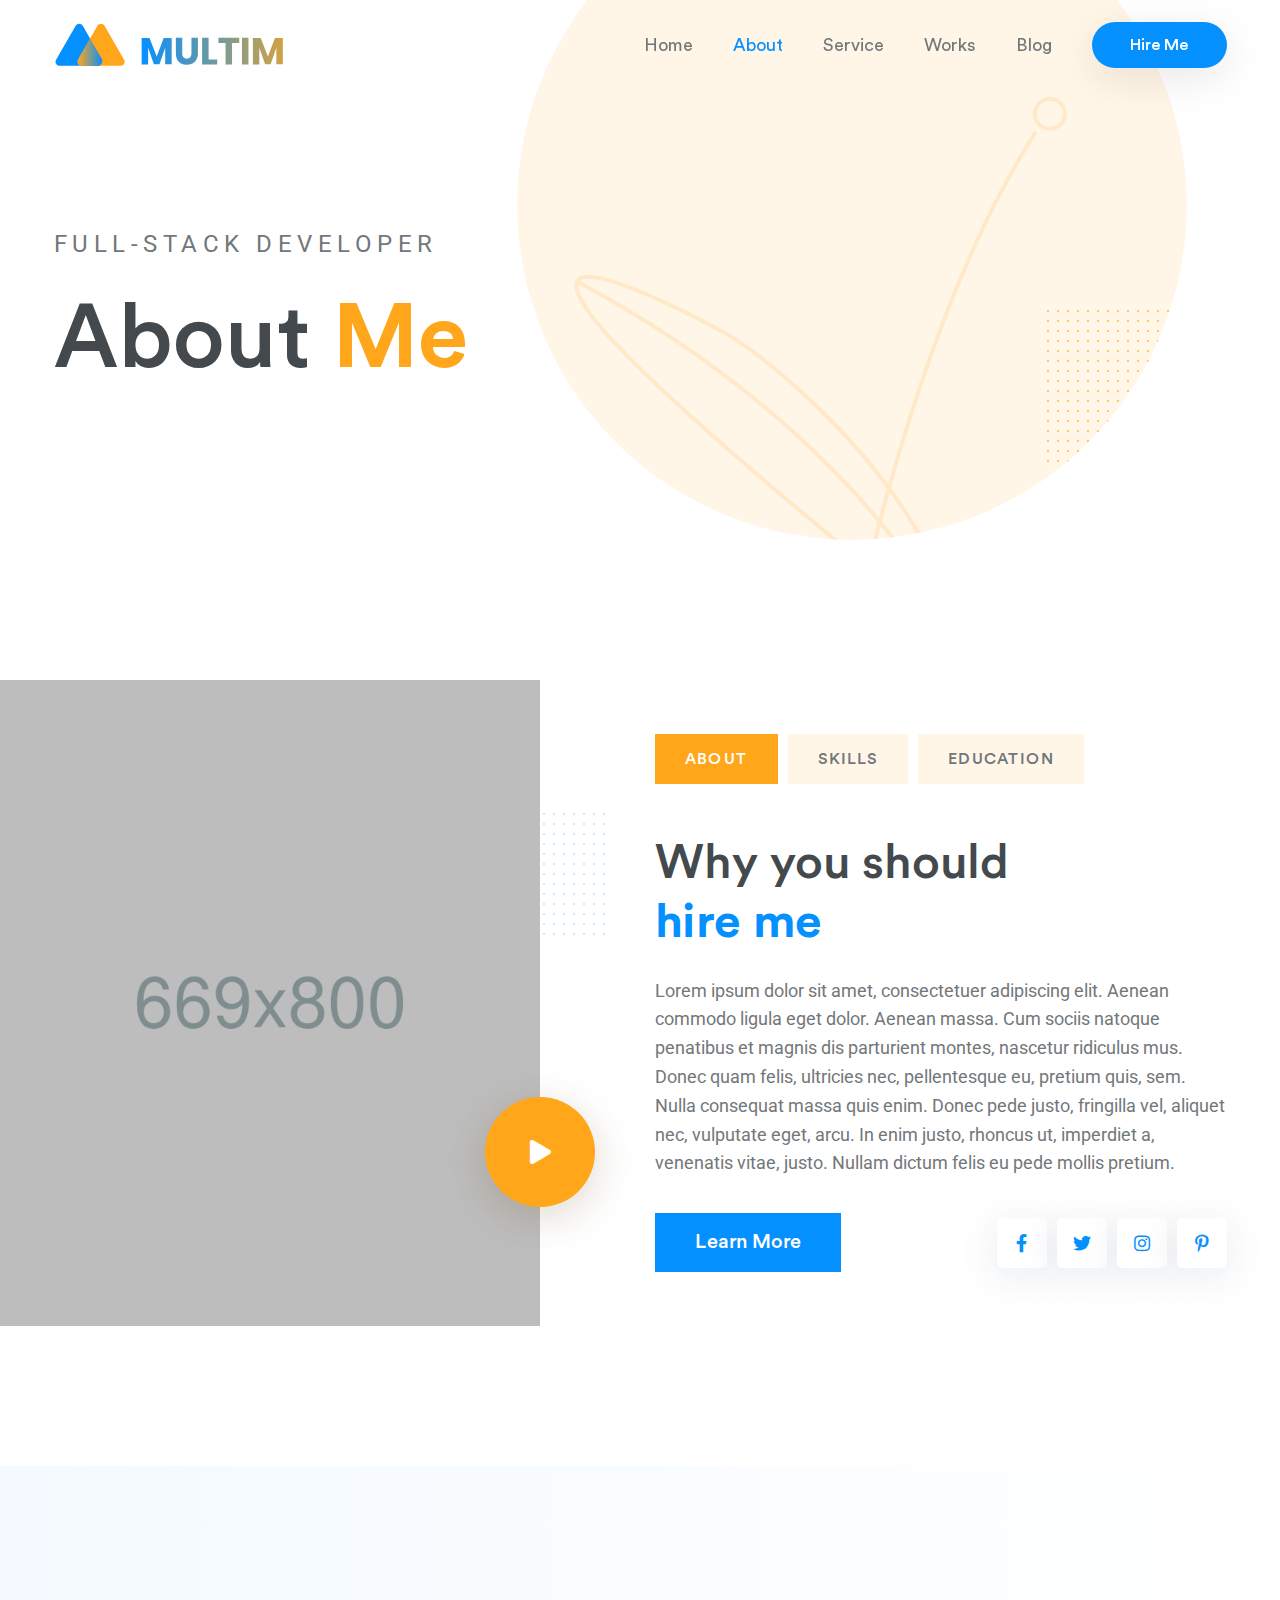
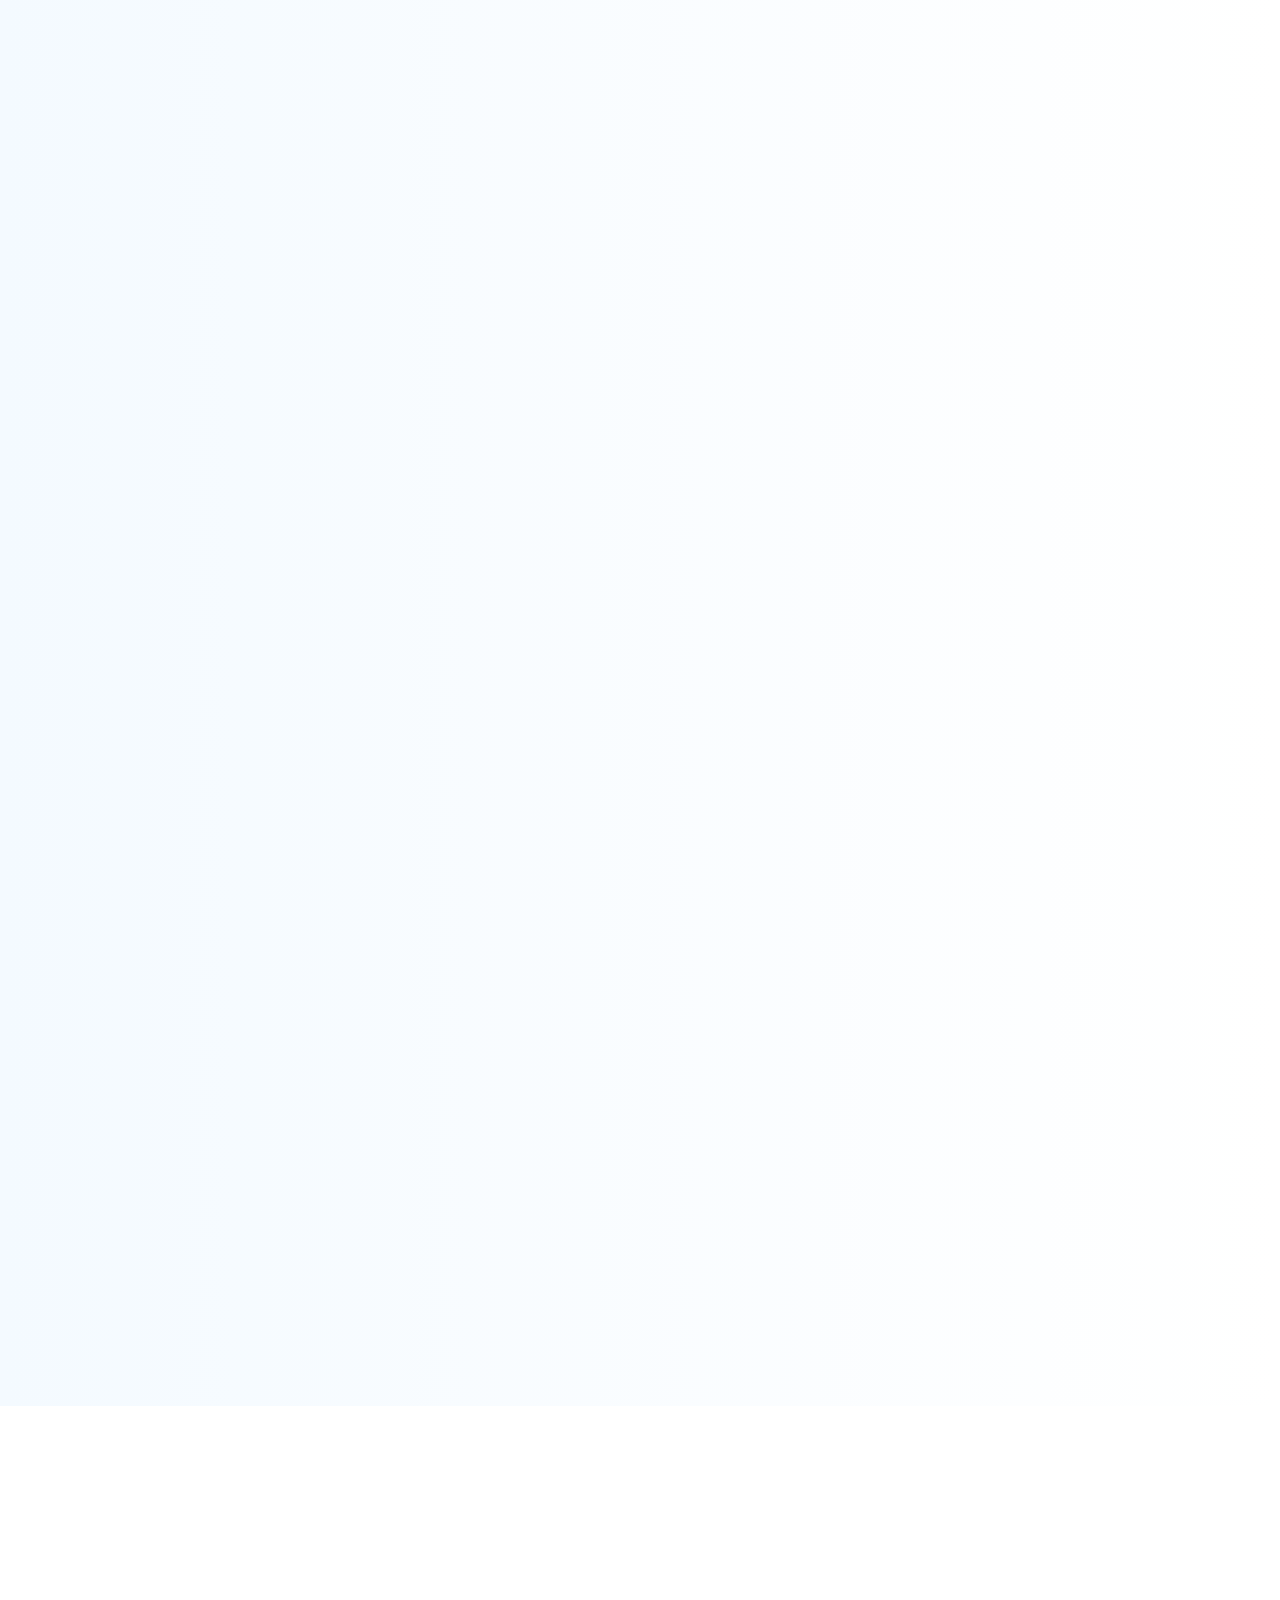
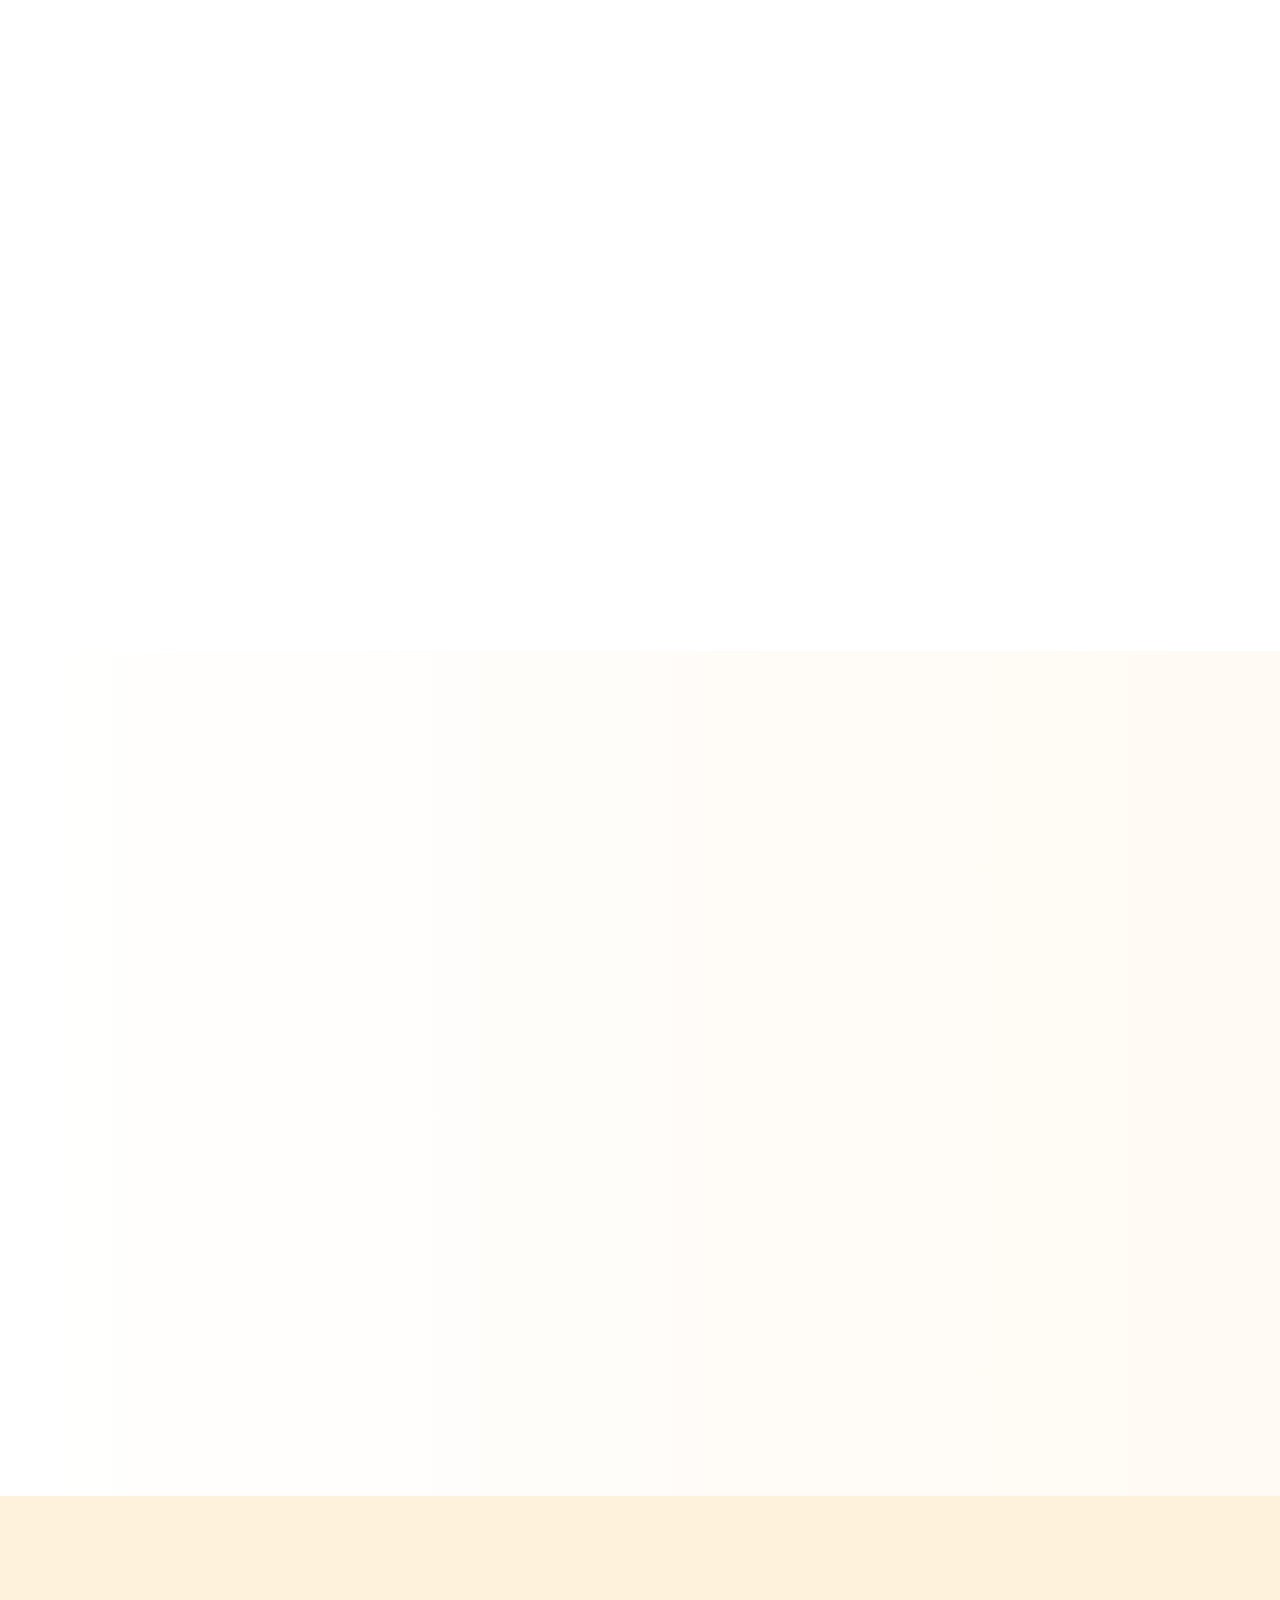
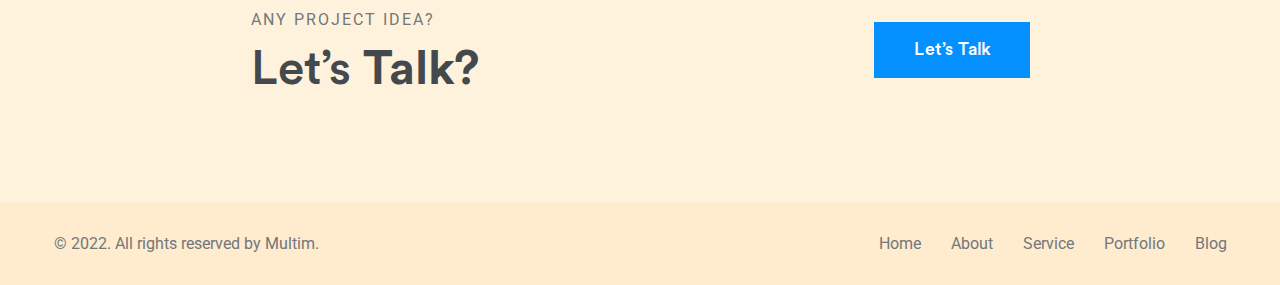
<file: about.html>
<!DOCTYPE html>
<html class="no-js" lang="en">

<head>
  <!-- Meta Tags -->
  <meta charset="utf-8">
  <meta http-equiv="x-ua-compatible" content="ie=edge">
  <meta name="viewport" content="width=device-width, initial-scale=1">
  <meta name="author" content="Laralink">
  <!-- Site Title -->
  <title>About | Personal Portfolio</title>
  <link rel="stylesheet" href="assets/css/plugins/fontawesome.min.css">
  <link rel="stylesheet" href="assets/css/plugins/bootstrap.min.css">
  <link rel="stylesheet" href="assets/css/plugins/lightgallery.min.css">
  <link rel="stylesheet" href="assets/css/plugins/slick.css">
  <link rel="stylesheet" href="assets/css/plugins/animate.css">
  <link rel="stylesheet" href="assets/css/style.css">
  <!-- Theme Style -->
  <link rel="stylesheet" href="assets/css/theme_4.css">
</head>

<body>
  <!-- Start Preloader -->
  <div class="cs-preloader cs-accent_color cs-white_bg">
    <div class="cs-preloader_bg cs-center cs-accent_4_bg">
      <div class="cs-preloader_in cs-accent_15_border">
        <img src="assets/img/personal-portfolio/logo_mini.svg" alt="Logo">
      </div>
    </div>
  </div>
  <!-- End Preloader -->
  <!-- Start Header Section -->
  <header class="cs-site_header cs-style1 cs-sticky-header cs-primary_font">
    <div class="cs-main_header">
      <div class="container">
        <div class="cs-main_header_in">
          <div class="cs-main_header_left">
            <a class="cs-site_branding" href="index.html"><img src="assets/img/personal-portfolio/logo.svg" alt=""></a>
          </div>
          <div class="cs-main_header_right">
            <div class="cs-nav">
              <ul class="cs-nav_list">
                <li class="menu-item-has-children cs-mega-menu"><a href="index.html">Home</a>
                  <ul class="cs-mega-wrapper">
                    <li class="menu-item-has-children">
                      <a href="#">Column One</a>
                      <ul>
                        <li><a href="../digital-agency/index.html">Digital Agency</a></li>
                        <li><a href="../marketing-agency/index.html">Marketing Agency</a></li>
                        <li><a href="../saas-landing/index.html">SaaS Landing</a></li>
                      </ul>
                    </li>
                    <li class="menu-item-has-children">
                      <a href="#">Column Two</a>
                      <ul>
                        <li><a href="../personal-portfolio/index.html">Personal Portfolio</a></li>
                        <li><a href="../hosting/index.html">Hosting</a></li>
                        <li><a href="../app-landing/index.html">App Landing</a></li>
                      </ul>
                    </li>
                    <li class="menu-item-has-children">
                      <a href="#">Column Three</a>
                      <ul>
                        <li><a href="../design-agency/index.html">Design Agency</a></li>
                        <li><a href="../online-education/index.html">Online Education</a></li>
                        <li><a href="../e-commerce/index.html">E-commerce</a></li>
                      </ul>
                    </li>
                    <li class="menu-item-has-children">
                      <a href="#">Column Four</a>
                      <ul>
                        <li><a href="../restrurant/index.html">Restrurant</a></li>
                        <li><a href="../creative-agency/index.html">Creative Agency</a></li>
                        <li><a href="../event-conference/index.html">Event Conference</a></li>
                      </ul>
                    </li>
                  </ul>
                </li>
                <li class="current-menu-item"><a href="about.html">About</a></li>
                <li><a href="service.html">Service</a></li>
                <li><a href="portfolio.html">Works</a></li>
                <li><a href="blog.html">Blog</a></li>
              </ul>
            </div>
            <div class="cs-toolbox">
              <a href="contact.html" class="cs-toolbox_btn cs-accent_bg cs-white cs-accent_bg_2_hover cs-white_hover cs-rounded"><span>Hire Me</span></a>
            </div>
          </div>
        </div>
      </div>
    </div>
  </header>
  <!-- End Header Section -->

  <!-- Start Hero -->
  <div class="cs-hero cs-style4 cs-type1 cs-center cs-hobble wow fadeIn" data-wow-duration="1s" data-wow-delay="0.2s">
    <div class="container">
      <div class="cs-hero_text">
        <div class="cs-hero_subtitle">FULL-STACK DEVELOPER</div>
        <h1 class="cs-hero_title">About <b class="cs-accent_color_2">Me</b></h1>
      </div>
    </div>
    <div class="cs-hero_img_wrap cs-parallax">
      <div class="cs-hero_img_bg">
        <img src="assets/img/personal-portfolio/hero-img-bg1.svg" alt="">
        <div class="cs-hero_img_shape cs-accent_color_2 cs-to_right"></div>
      </div>
    </div>
  </div>
  <!-- End Hero -->

  <!-- Start About -->
  <div>
    <div class="cs-height_140 cs-height_lg_80"></div>
    <div class="container">
      <div class="row">
        <div class="col-lg-6 wow fadeInLeft" data-wow-duration="1s" data-wow-delay="0.2s">
          <div class="cs-left_full_width text-end cs-space_right_105">
            <div class="cs-image_box cs-style4 cs-parallax cs-space55">
              <img class="cs-image_box_img" src="assets/img/personal-portfolio/about.png" alt="">
              <a href="https://www.youtube.com/embed/jRcfE2xxSAw?autoplay=1" class="cs-player_btn cs-video_open cs-center cs-to_up cs-accent_bg_2 cs-white cs-white_hover"><i class="fas fa-play"></i></a>
              <div class="cs-image_box_pattern cs-to_left cs-accent_color"></div>
            </div>
            <div class="cs-height_0 cs-height_lg_50"></div>
          </div>
        </div><!-- .col -->
        <div class="col-lg-6 wow fadeIn" data-wow-duration="1s" data-wow-delay="0.3s">
          <div class="cs-vertical_middle">
            <div class="cs-vertical_middle_in">
              <div class="cs-tabs cs-fade_tabs cs-style1">
                <div class="cs-medium">
                  <ul class="cs-tab_links cs-style3 cs-mp0 cs-primary_font">
                    <li class="active"><a href="#tab_one">About</a></li>
                    <li><a href="#tab_two">Skills</a></li>
                    <li><a href="#tab_three">Education</a></li>
                  </ul>
                </div>
                <div class="cs-height_50 cs-height_lg_40"></div>
                <div class="cs-tab_content">
                  <div id="tab_one" class="cs-tab active">
                    <div class="cs-text_box cs-style1 cs-size1">
                      <h2 class="cs-text_box_title cs-medium">Why you should <br/><b class="cs-bold cs-accent_color">hire me</b></h2>
                      <div class="cs-height_25 cs-height_lg_25"></div>
                      <div class="cs-text_box_text">Lorem ipsum dolor sit amet, consectetuer adipiscing elit. Aenean commodo ligula eget dolor. Aenean massa. Cum sociis natoque penatibus et magnis dis parturient montes, nascetur ridiculus mus. Donec quam felis, ultricies nec, pellentesque eu, pretium quis, sem. Nulla consequat massa quis enim. Donec pede justo, fringilla vel, aliquet nec, vulputate eget, arcu. In enim justo, rhoncus ut, imperdiet a, venenatis vitae, justo. Nullam dictum felis eu pede mollis pretium.</div>
                      <div class="cs-height_35 cs-height_lg_35"></div>
                      <div class="cs-text_box_footer">
                        <a href="#" class="cs-btn cs-style2 cs-btn_lg cs-accent_bg cs-medium rounded-0 cs-primary_font">Learn More</a>
                        <div class="cs-social_btns cs-style1 cs-type1">
                          <a href="#" class="cs-center cs-white_bg cs-accent_color cs-white_hover cs-accent_bg_hover"><i class="fab fa-facebook-f"></i></a>
                          <a href="#" class="cs-center cs-white_bg cs-accent_color cs-white_hover cs-accent_bg_hover"><i class="fab fa-twitter"></i></a>
                          <a href="#" class="cs-center cs-white_bg cs-accent_color cs-white_hover cs-accent_bg_hover"><i class="fab fa-instagram"></i></a>
                          <a href="#" class="cs-center cs-white_bg cs-accent_color cs-white_hover cs-accent_bg_hover"><i class="fab fa-pinterest-p"></i></a>
                        </div>
                      </div>
                    </div>
                  </div><!-- .cs-tab -->
                  <div id="tab_two" class="cs-tab">
                    <div class="cs-text_box cs-style1 cs-size1">
                      <h2 class="cs-text_box_title cs-medium">Take a look with my <br/><b class="cs-bold cs-accent_color">Skill & Ability</b></h2>
                      <div class="cs-height_25 cs-height_lg_25"></div>
                      <div class="cs-text_box_text">Lorem ipsum dolor sit amet, consectetuer adipiscing elit. Aenean commodo ligula eget dolor. Aenean massa sociis.</div>
                      <div class="cs-height_30 cs-height_lg_30"></div>
                      <div class="cs-progressbar_wrap cs-style1">
                        <div class="cs-progressbar cs-style1">
                          <div class="cs-progressbar_head">
                            <h3 class="cs-progressbar_text cs-secondary_color text-uppercase">Web Design</h3>
                            <div class="cs-progressbar_percentage">80%</div>
                          </div>
                          <div class="cs-progress cs-accent_10_bg" data-progress="80">
                            <div class="cs-progress_in cs-accent_bg"></div>
                          </div>
                        </div><!-- .cs-progressbar -->
                        <div class="cs-progressbar cs-style1">
                          <div class="cs-progressbar_head">
                            <h3 class="cs-progressbar_text cs-secondary_color text-uppercase">Web development</h3>
                            <div class="cs-progressbar_percentage">90%</div>
                          </div>
                          <div class="cs-progress cs-accent_10_bg" data-progress="90">
                            <div class="cs-progress_in cs-accent_bg"></div>
                          </div>
                        </div><!-- .cs-progressbar -->
                        <div class="cs-progressbar cs-style1">
                          <div class="cs-progressbar_head">
                            <h3 class="cs-progressbar_text cs-secondary_color text-uppercase">Branding</h3>
                            <div class="cs-progressbar_percentage">70%</div>
                          </div>
                          <div class="cs-progress cs-accent_10_bg" data-progress="70">
                            <div class="cs-progress_in cs-accent_bg"></div>
                          </div>
                        </div><!-- .cs-progressbar -->
                        <div class="cs-progressbar cs-style1">
                          <div class="cs-progressbar_head">
                            <h3 class="cs-progressbar_text cs-secondary_color text-uppercase">Communication</h3>
                            <div class="cs-progressbar_percentage">100%</div>
                          </div>
                          <div class="cs-progress cs-accent_10_bg" data-progress="100">
                            <div class="cs-progress_in cs-accent_bg"></div>
                          </div>
                        </div><!-- .cs-progressbar -->
                      </div>
                    </div>
                  </div><!-- .cs-tab -->
                  <div id="tab_three" class="cs-tab">
                    <div class="cs-text_box cs-style1 cs-size1">
                      <h2 class="cs-text_box_title cs-medium">Complete my study<br/> with <b class="cs-bold cs-accent_color">good result</b></h2>
                      <div class="cs-height_25 cs-height_lg_25"></div>
                      <div class="cs-text_box_text">Lorem ipsum dolor sit amet, consectetuer adipiscing elit. Aenean commodo ligula eget dolor. Aenean massa. Cum sociis natoque penatibus et magnis dis parturient montes. <br/><br/>Donec pede justo, fringilla vel, aliquet nec, vulputate eget, arcu. In enim justo, rhoncus ut, imperdiet a, venenatis vitae, justo. Nullam dictum felis eu pede mollis pretium. <br/><br/>Nascetur ridiculus mus. Donec quam felis, ultricies nec, pellentesque eu, pretium quis, sem. Nulla consequat massa quis enim.</div>
                    </div>
                  </div><!-- .cs-tab -->
                </div>
              </div>
            </div>
          </div>
        </div><!-- .col -->
      </div>
    </div>
    <div class="cs-height_140 cs-height_lg_80"></div>
  </div>
  <!-- End About -->

  <!-- Start Portfolio -->
  <div class="cs-gradient_bg_2">
    <div class="cs-height_140 cs-height_lg_80"></div>
    <div class="container">
      <div class="row">
        <div class="col-lg-5 wow fadeIn" data-wow-duration="1s" data-wow-delay="0.2s">
          <div class="cs-height_75 cs-height_lg_0"></div>
          <div class="cs-text_box cs-style1 cs-size1">
            <div class="cs-text_box_subtitle">My portfolio</div>
            <h2 class="cs-text_box_title">My featured <b class="cs-extra_bold cs-accent_color">works</b> <br>and <b class="cs-extra_bold cs-accent_color">case studies</b></h2>
            <div class="cs-height_25 cs-height_lg_25"></div>
            <div class="cs-text_box_text">Lorem ipsum dolor sit amet, consectetuer adipiscing elit. Aenean commodo ligula eget dolor. Aenean massa. Cum sociis natoque penatibus et magnis dis parturient montes, nascetur ridiculus mus. Donec quam felis, ultricies nec, pellentesque eu, pretium quis, sem.</div>
            <div class="cs-height_35 cs-height_lg_35"></div>
            <div class="cs-text_box_btn">
              <a href="portfolio-details.html" class="cs-btn cs-style2 cs-btn_lg cs-accent_bg_2 cs-medium rounded-0 cs-primary_font">View More Projects</a>
            </div>
          </div>
          <div class="cs-height_0 cs-height_lg_50"></div>
        </div><!-- .col -->
        <div class="col-lg-6 offset-lg-1 wow fadeIn" data-wow-duration="1s" data-wow-delay="0.3s">
          <a href="#" class="cs-portfolio cs-style2 cs-left-space">
            <div class="cs-portfolio_thumb cs-bg" data-src="assets/img/personal-portfolio/project1.jpg"></div>
            <div class="cs-portfolio_info">
              <h2 class="cs-portfolio_title">App Development</h2>
              <div class="cs-portfolio_subtitle">Design & Development</div>
            </div>
          </a>
          <div class="cs-height_50 cs-height_lg_30"></div>
        </div><!-- .col -->
        <div class="col-lg-6 wow fadeIn" data-wow-duration="1s" data-wow-delay="0.4s">
          <a href="#" class="cs-portfolio cs-style2 cs-right-space">
            <div class="cs-portfolio_thumb cs-bg" data-src="assets/img/personal-portfolio/project2.jpg"></div>
            <div class="cs-portfolio_info">
              <h2 class="cs-portfolio_title">App Development</h2>
              <div class="cs-portfolio_subtitle">Design & Development</div>
            </div>
          </a>
        </div><!-- .col -->
        <div class="col-lg-6 wow fadeIn" data-wow-duration="1s" data-wow-delay="0.5s">
          <div class="cs-height_50 cs-height_lg_30"></div>
          <a href="#" class="cs-portfolio cs-style2 cs-left-space">
            <div class="cs-portfolio_thumb cs-bg" data-src="assets/img/personal-portfolio/project3.jpg"></div>
            <div class="cs-portfolio_info">
              <h2 class="cs-portfolio_title">App Development</h2>
              <div class="cs-portfolio_subtitle">Design & Development</div>
            </div>
          </a>
        </div><!-- .col -->
      </div>
    </div>
    <div class="cs-height_140 cs-height_lg_80"></div>
  </div>
  <!-- End Portfolio -->

  <div class="cs-height_140 cs-height_lg_80"></div>
  <div class="container wow fadeIn" data-wow-duration="1s" data-wow-delay="0.2s">
    <div class="cs-height_30 cs-height_lg_0"></div>
    <div class="cs-section_heading cs-style2 cs-size1">
      <div class="cs-section_subtitle">Clients feedback</div>
      <h2 class="cs-section_title cs-medium">What client <b class="cs-bold cs-accent_color">says</b></h2>
    </div>
    <div class="cs-height_70 cs-height_lg_50"></div>
  </div>
  <div class="container wow fadeIn" data-wow-duration="1s" data-wow-delay="0.2s">
    <div class="cs-testimonial5_wrap">
      <div class="cs-testimonial_thumb cs-bg" data-src="assets/img/personal-portfolio/testimonial-thumb.jpg"></div>
      <div class="cs-slider cs-style1 cs-testimonial_slider_style2">
        <div class="cs-slider_container" data-autoplay="0" data-loop="1" data-speed="600" data-center="0" data-fade-slide="0" data-slides-per-view="1">
          <div class="cs-slider_wrapper">
            <div class="cs-slide">
              <div class="cs-testimonial cs-style5">
                <div class="cs-testimonial_icon cs-accent_color"></div>
                <div class="cs-testimonial_text">Lorem ipsum dolor sit amet, consectetuer adipiscing elit. Aenean commodo ligula eget dolor. Aenean massa. Cum sociis natoque penatibus et magnis dis parturient montes, nascetur.</div>
                <div class="cs-testimonial_meta">
                  <div class="cs-testimonial_ratings">
                    <div class="cs-review" data-review="4.5">
                      <div class="cs-review_in"></div>
                    </div>
                  </div>
                  <h3 class="cs-testimonial_avatar_name">- Jonaathon Doe</h3>
                </div>
              </div>
            </div><!-- .cs-slide -->
            <div class="cs-slide">
              <div class="cs-testimonial cs-style5">
                <div class="cs-testimonial_icon cs-accent_color"></div>
                <div class="cs-testimonial_text">Lorem ipsum dolor sit amet, consectetuer adipiscing elit. Aenean commodo ligula eget dolor. Aenean massa. Cum sociis natoque penatibus et magnis dis parturient montes, nascetur.</div>
                <div class="cs-testimonial_meta">
                  <div class="cs-testimonial_ratings">
                    <div class="cs-review" data-review="4.5">
                      <div class="cs-review_in"></div>
                    </div>
                  </div>
                  <h3 class="cs-testimonial_avatar_name">- Jonaathon Doe</h3>
                </div>
              </div>
            </div><!-- .cs-slide -->
            <div class="cs-slide">
              <div class="cs-testimonial cs-style5">
                <div class="cs-testimonial_icon cs-accent_color"></div>
                <div class="cs-testimonial_text">Lorem ipsum dolor sit amet, consectetuer adipiscing elit. Aenean commodo ligula eget dolor. Aenean massa. Cum sociis natoque penatibus et magnis dis parturient montes, nascetur.</div>
                <div class="cs-testimonial_meta">
                  <div class="cs-testimonial_ratings">
                    <div class="cs-review" data-review="4.5">
                      <div class="cs-review_in"></div>
                    </div>
                  </div>
                  <h3 class="cs-testimonial_avatar_name">- Jonaathon Doe</h3>
                </div>
              </div>
            </div><!-- .cs-slide -->
          </div>
        </div><!-- .cs-slider_container -->
        <div class="cs-pagination cs-style1 cs-hidden"></div>
        <div class="cs-slider_arrows cs-style1 cs-type1 cs-center">
          <div class="cs-left_arrow cs-center cs-accent_color">
            <i class="fas fa-angle-left"></i>
          </div>
          <div class="cs-right_arrow cs-center cs-accent_color">
            <i class="fas fa-angle-right"></i>
          </div>
        </div>
      </div><!-- .cs-slider -->
    </div>
  </div>
  <div class="cs-height_140 cs-height_lg_80"></div>
  <div class="cs-gradient_bg_1">
    <div class="cs-height_135 cs-height_lg_75"></div>
    <div class="container wow fadeInUp" data-wow-duration="1s" data-wow-delay="0.2s">
      <div class="cs-section_heading cs-style2 cs-size1">
        <div class="cs-section_subtitle">Happy client</div>
        <h2 class="cs-section_title cs-medium">My beloved <b class="cs-bold cs-accent_color">clients</b></h2>
      </div>
      <div class="cs-height_70 cs-height_lg_50"></div>
    </div>
    <div class="container wow fadeIn" data-wow-duration="1s" data-wow-delay="0.3s">
      <div class="cs-logo_carousel2_wrap">
        <div class="cs-logo_carousel cs-style2 cs-center"><img src="assets/img/personal-portfolio/client-logo1.png" alt="Client Logo"></div>
        <div class="cs-logo_carousel cs-style2 cs-center"><img src="assets/img/personal-portfolio/client-logo2.png" alt="Client Logo"></div>
        <div class="cs-logo_carousel cs-style2 cs-center"><img src="assets/img/personal-portfolio/client-logo3.png" alt="Client Logo"></div>
        <div class="cs-logo_carousel cs-style2 cs-center"><img src="assets/img/personal-portfolio/client-logo4.png" alt="Client Logo"></div>
        <div class="cs-logo_carousel cs-style2 cs-center"><img src="assets/img/personal-portfolio/client-logo5.png" alt="Client Logo"></div>
        <div class="cs-logo_carousel cs-style2 cs-center"><img src="assets/img/personal-portfolio/client-logo6.png" alt="Client Logo"></div>
        <div class="cs-logo_carousel cs-style2 cs-center"><img src="assets/img/personal-portfolio/client-logo7.png" alt="Client Logo"></div>
        <div class="cs-logo_carousel cs-style2 cs-center"><img src="assets/img/personal-portfolio/client-logo8.png" alt="Client Logo"></div>
      </div>
    </div>
    <div class="cs-height_140 cs-height_lg_80"></div>
  </div>
  
  <!-- Footer Section -->
  <footer class="cs-footer cs-style2 cs-accent_15_bg_2">
    <div class="container">
      <div class="cs-cta cs-style2">
        <div class="cs-cta_text">
          <div class="cs-cta_subtitle cs-normal">Any project idea?</div>
          <h2 class="cs-cta_title">Let’s <b class="cs-bold">Talk?</b></h2>
        </div>
        <div class="cs-cta_btn">
          <a href="contact.html" class="cs-btn cs-style2 cs-btn_lg cs-accent_bg cs-medium rounded-0 cs-primary_font">Let’s Talk</a>
        </div>
      </div>
    </div>
    <div class="cs-copyright cs-accent_7_bg_2">
      <div class="container">
        <div class="cs-copyright_in">© 2022. All rights reserved by Multim.</div>
        <div class="cs-footer_item widget_nav_menu">
          <ul class="menu">
            <li><a href="index.html">Home</a></li>
            <li><a href="#">About</a></li>
            <li><a href="#">Service</a></li>
            <li><a href="#">Portfolio</a></li>
            <li><a href="#">Blog</a></li>
          </ul>
        </div>
      </div>
    </div>
  </footer>
  <!-- Footer Section -->

  <!-- Start Video Popup -->
  <div class="cs-video_popup">
    <div class="cs-video_popup_overlay"></div>
    <div class="cs-video_popup_content">
      <div class="cs-video_popup_layer"></div>
      <div class="cs-video_popup_container">
        <div class="cs-video_popup_align">
          <div class="embed-responsive embed-responsive-16by9">
            <iframe class="embed-responsive-item" src="about:blank"></iframe>
          </div>
        </div>
        <div class="cs-video_popup_close"></div>
      </div>
    </div>
  </div>
  <!-- End Video Popup -->

  <!-- Script -->
  <script src="assets/js/plugins/jquery-3.6.0.min.js"></script>
  <script src="assets/js/plugins/isotope.pkg.min.js"></script>
  <script src="assets/js/plugins/jquery.slick.min.js"></script>
  <script src="assets/js/plugins/lightgallery.min.js"></script>
  <script src="assets/js/plugins/jquery.counter.min.js"></script>
  <script src="assets/js/plugins/wow.min.js"></script>
  <script src="assets/js/main.js"></script>
</body>
</html>
</file>
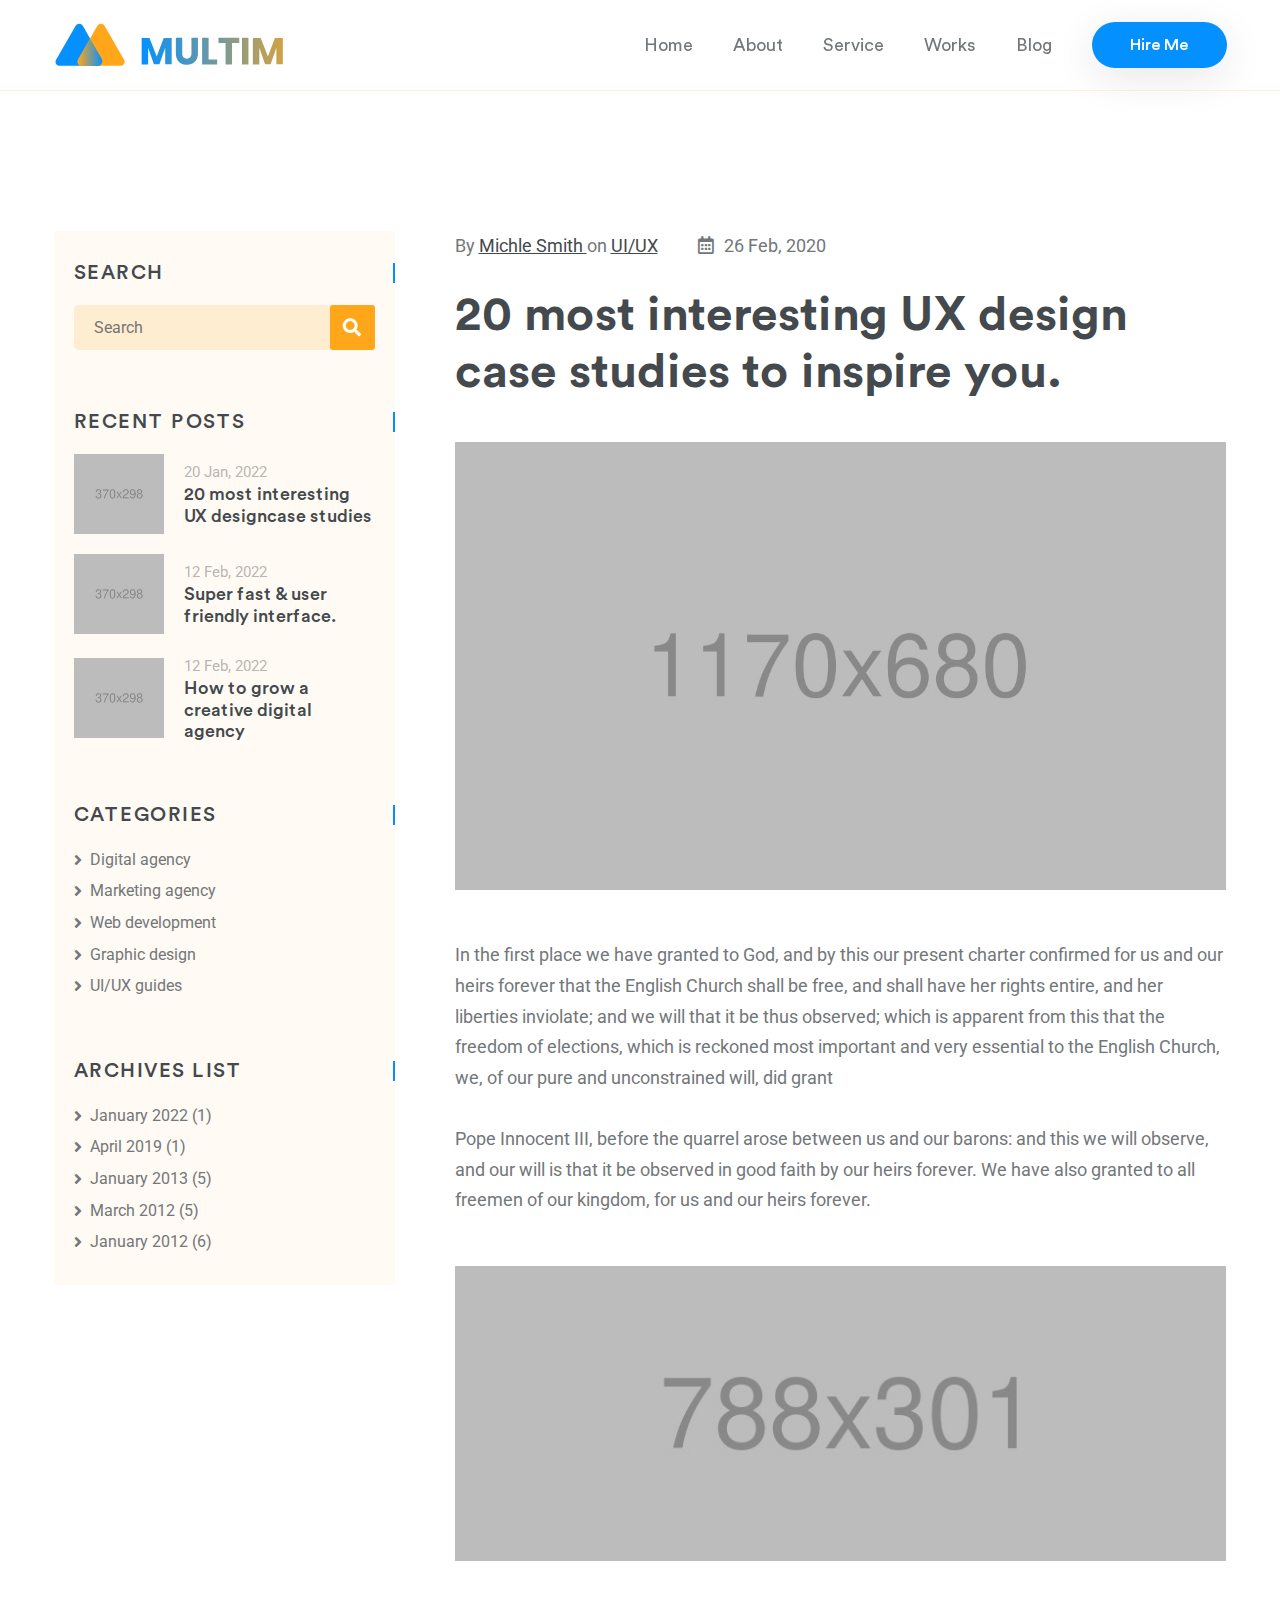
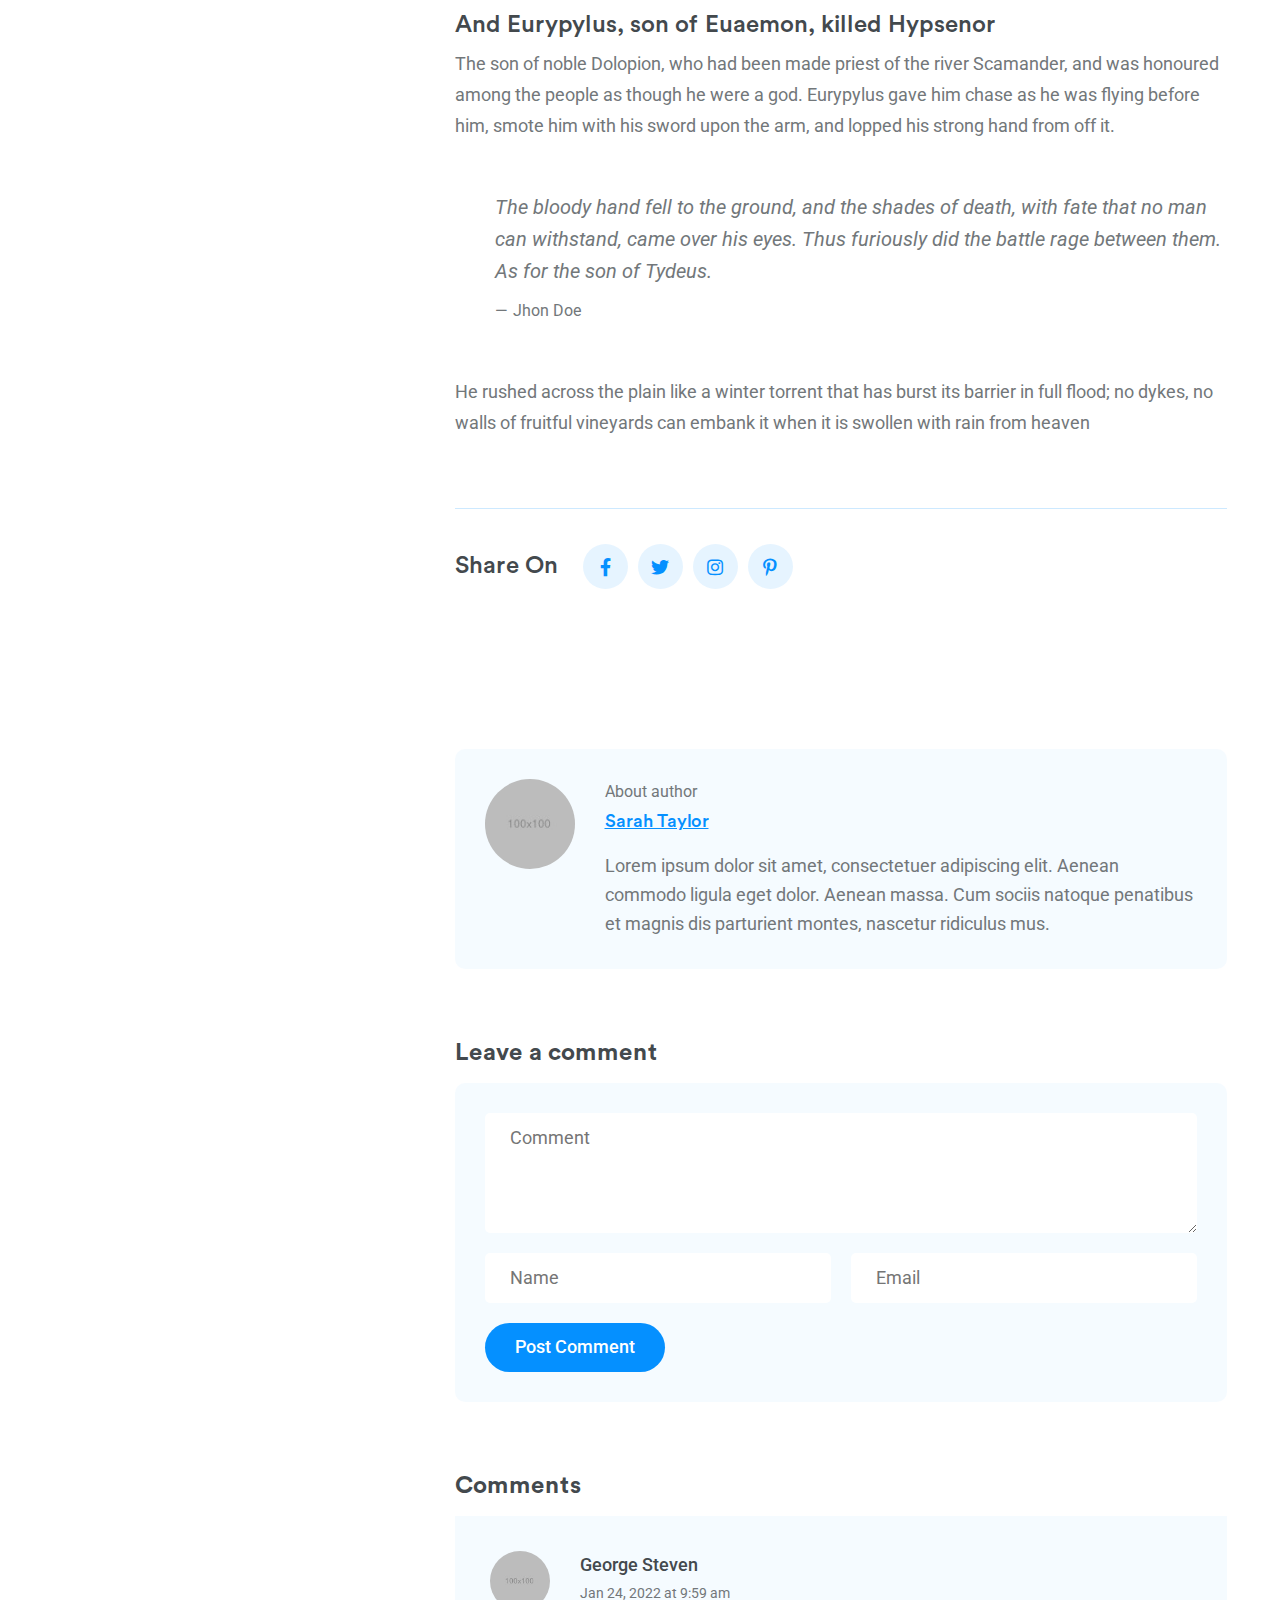
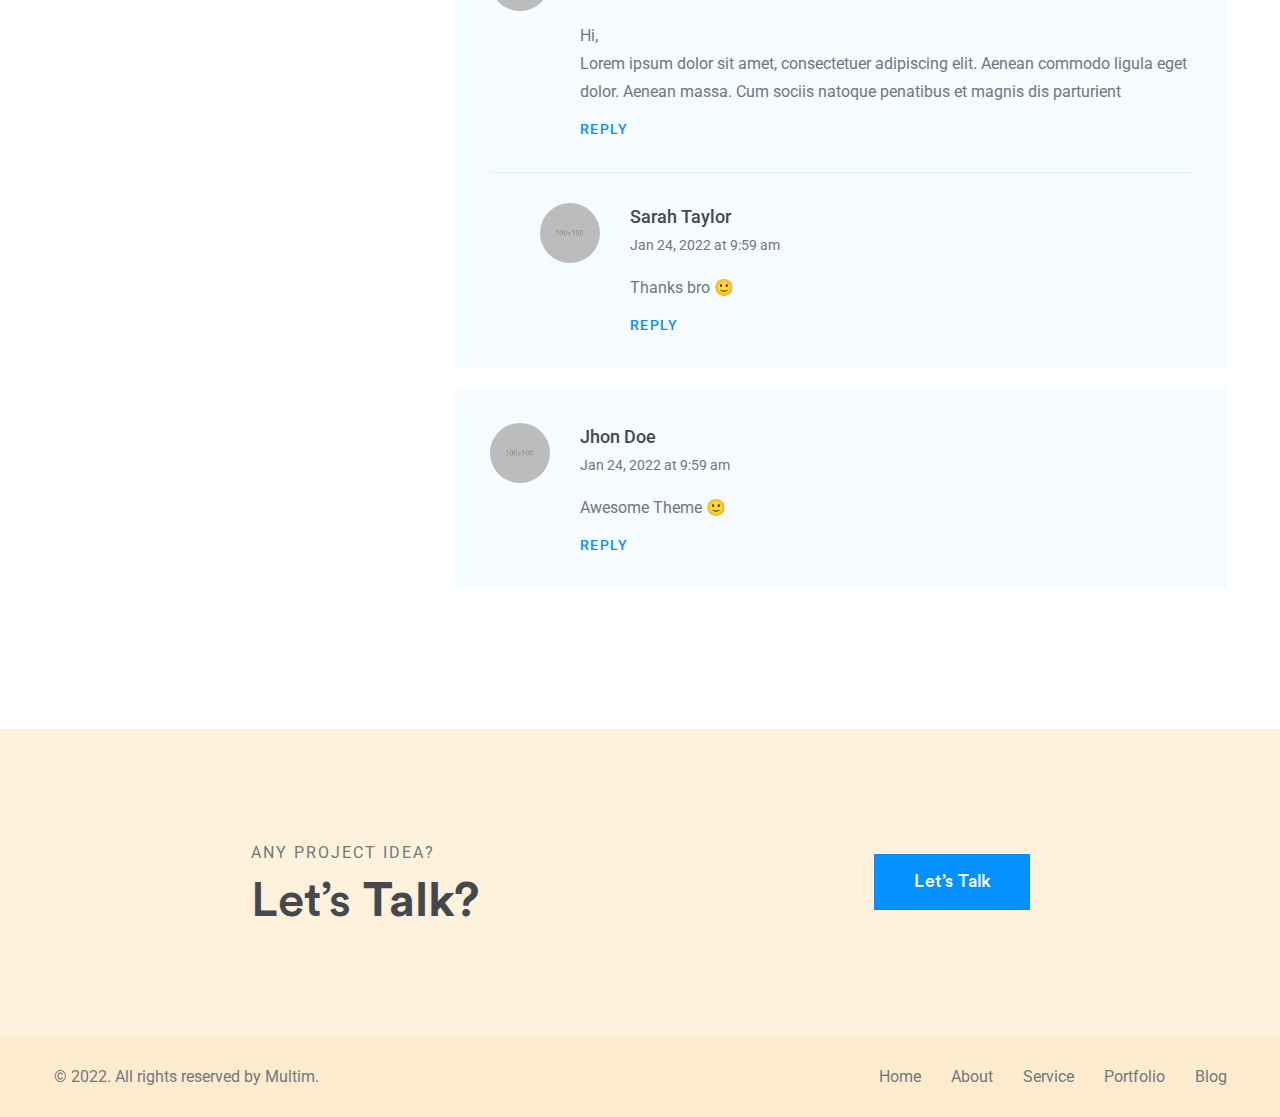
<file: blog-details.html>
<!DOCTYPE html>
<html class="no-js" lang="en">

<head>
  <!-- Meta Tags -->
  <meta charset="utf-8">
  <meta http-equiv="x-ua-compatible" content="ie=edge">
  <meta name="viewport" content="width=device-width, initial-scale=1">
  <meta name="author" content="Laralink">
  <!-- Site Title -->
  <title>Blog | Personal Portfolio</title>
  <link rel="stylesheet" href="assets/css/plugins/fontawesome.min.css">
  <link rel="stylesheet" href="assets/css/plugins/bootstrap.min.css">
  <link rel="stylesheet" href="assets/css/plugins/lightgallery.min.css">
  <link rel="stylesheet" href="assets/css/plugins/slick.css">
  <link rel="stylesheet" href="assets/css/plugins/animate.css">
  <link rel="stylesheet" href="assets/css/style.css">
  <!-- Theme Style -->
  <link rel="stylesheet" href="assets/css/theme_4.css">
</head>

<body>
  <!-- Start Preloader -->
  <div class="cs-preloader cs-accent_color cs-white_bg">
    <div class="cs-preloader_bg cs-center cs-accent_4_bg">
      <div class="cs-preloader_in cs-accent_15_border">
        <img src="assets/img/personal-portfolio/logo_mini.svg" alt="Logo">
      </div>
    </div>
  </div>
  <!-- End Preloader -->
  <!-- Start Header Section -->
  <header class="cs-site_header cs-style1 cs-sticky-header cs-primary_font">
    <div class="cs-main_header">
      <div class="container">
        <div class="cs-main_header_in">
          <div class="cs-main_header_left">
            <a class="cs-site_branding" href="index.html"><img src="assets/img/personal-portfolio/logo.svg" alt=""></a>
          </div>
          <div class="cs-main_header_right">
            <div class="cs-nav">
              <ul class="cs-nav_list">
                <li class="menu-item-has-children cs-mega-menu"><a href="index.html">Home</a>
                  <ul class="cs-mega-wrapper">
                    <li class="menu-item-has-children">
                      <a href="#">Column One</a>
                      <ul>
                        <li><a href="../digital-agency/index.html">Digital Agency</a></li>
                        <li><a href="../marketing-agency/index.html">Marketing Agency</a></li>
                        <li><a href="../saas-landing/index.html">SaaS Landing</a></li>
                      </ul>
                    </li>
                    <li class="menu-item-has-children">
                      <a href="#">Column Two</a>
                      <ul>
                        <li><a href="../personal-portfolio/index.html">Personal Portfolio</a></li>
                        <li><a href="../hosting/index.html">Hosting</a></li>
                        <li><a href="../app-landing/index.html">App Landing</a></li>
                      </ul>
                    </li>
                    <li class="menu-item-has-children">
                      <a href="#">Column Three</a>
                      <ul>
                        <li><a href="../design-agency/index.html">Design Agency</a></li>
                        <li><a href="../online-education/index.html">Online Education</a></li>
                        <li><a href="../e-commerce/index.html">E-commerce</a></li>
                      </ul>
                    </li>
                    <li class="menu-item-has-children">
                      <a href="#">Column Four</a>
                      <ul>
                        <li><a href="../restrurant/index.html">Restrurant</a></li>
                        <li><a href="../creative-agency/index.html">Creative Agency</a></li>
                        <li><a href="../event-conference/index.html">Event Conference</a></li>
                      </ul>
                    </li>
                  </ul>
                </li>
                <li><a href="about.html">About</a></li>
                <li><a href="service.html">Service</a></li>
                <li><a href="portfolio.html">Works</a></li>
                <li><a href="blog.html">Blog</a></li>
              </ul>
            </div>
            <div class="cs-toolbox">
              <a href="contact.html" class="cs-toolbox_btn cs-accent_bg cs-white cs-accent_bg_2_hover cs-white_hover cs-rounded"><span>Hire Me</span></a>
            </div>
          </div>
        </div>
      </div>
    </div>
  </header>
  <!-- End Header Section -->
  <div class="cs-height_90 cs-height_lg_80"></div>
  <hr class="cs-accent_15_bg_2">

  <!-- Start Post Details -->
  <div class="cs-height_140 cs-height_lg_80"></div>
  <div class="container">
    <div class="row">
      <div class="col-lg-4">
        <div class="cs-sidebar cs-type1 cs-left_sidebar cs-accent_5_bg_2">
          <div class="cs-sidebar_item widget_search">
            <h4 class="cs-sidebar_widget_title">Search</h4>
            <form role="search" method="get" id="searchform" class="searchform" action="#">
              <div>
                <label class="screen-reader-text" for="s">Search for:</label>
                <input type="text" value="" name="s" id="s" placeholder="Search">
                <input type="submit" id="searchsubmit" value="Search">
              </div>
            </form>
          </div>
          <div class="cs-sidebar_item">
            <h4 class="cs-sidebar_widget_title">Recent Posts</h4>
            <ul class="cs-recent_posts">
              <li>
                <div class="cs-recent_post">
                  <a href="blog-details.html" class="cs-recent_post_thumb">
                    <div class="cs-recent_post_thumb_in cs-bg" data-src="assets/img/online-education/post1.jpg"></div>
                  </a>
                  <div class="cs-recent_post_info">
                    <div class="cs-recent_post_date cs-primary_40_color">20 Jan, 2022</div>
                    <h3 class="cs-recent_post_title"><a href="blog-details.html">20 most interesting UX designcase studies</a></h3>
                  </div>
                </div>
              </li>
              <li>
                <div class="cs-recent_post">
                  <a href="blog-details.html" class="cs-recent_post_thumb">
                    <div class="cs-recent_post_thumb_in cs-bg" data-src="assets/img/online-education/post2.jpg"></div>
                  </a>
                  <div class="cs-recent_post_info">
                    <div class="cs-recent_post_date cs-primary_40_color">12 Feb, 2022</div>
                    <h3 class="cs-recent_post_title"><a href="blog-details.html">Super fast & user friendly interface.</a></h3>
                  </div>
                </div>
              </li>
              <li>
                <div class="cs-recent_post">
                  <a href="blog-details.html" class="cs-recent_post_thumb">
                    <div class="cs-recent_post_thumb_in cs-bg"  data-src="assets/img/online-education/post3.jpg"></div>
                  </a>
                  <div class="cs-recent_post_info">
                    <div class="cs-recent_post_date cs-primary_40_color">12 Feb, 2022</div>
                    <h3 class="cs-recent_post_title"><a href="blog-details.html">How to grow a creative digital agency</a></h3>
                  </div>
                </div>
              </li>
            </ul>
          </div>
          <div class="cs-sidebar_item widget_categories">
            <h4 class="cs-sidebar_widget_title">Categories</h4>
            <ul>
              <li class="cat-item"><a href="#">Digital agency</a></li>
              <li class="cat-item"><a href="#">Marketing agency</a></li>
              <li class="cat-item"><a href="#">Web development</a></li>
              <li class="cat-item"><a href="#">Graphic design</a></li>
              <li class="cat-item"><a href="#">UI/UX guides</a></li>
            </ul>
          </div>
          <div class="cs-sidebar_item widget_archive">
            <h4 class="cs-sidebar_widget_title">Archives List</h4>
            <ul>
              <li><a href="#">January 2022</a>&nbsp;(1)</li>
              <li><a href="#">April 2019</a>&nbsp;(1)</li>
              <li><a href="#">January 2013</a>&nbsp;(5)</li>
              <li><a href="#">March 2012</a>&nbsp;(5)</li>
              <li><a href="#">January 2012</a>&nbsp;(6)</li>
            </ul>
          </div>
        </div>
        <div class="cs-height_0 cs-height_lg_80"></div>
      </div>
      <div class="col-lg-8">
        <div class="cs-blog_details cs-style1">
          <div class="cs-blog_details_head">
            <div class="cs-blog_details_info">
              <div class="cs-blog_details_meta">
                <div class="cs-posted_by">
                  <span>By</span> <a href="#" class="cs-primary_color">Michle Smith </a> <span>on</span> <a href="#" class="cs-primary_color">UI/UX</a>
                </div>
                <div class="cs-post_date"><i class="far fa-calendar-alt"></i> 26 Feb, 2020</div>
              </div>
              <div class="cs-height_25 cs-height_lg_25"></div>
              <h1 class="cs-blog_details_title">20 most interesting UX design case studies to inspire you.</h1>
            </div>
            <img src="assets/img/digital-agency/post-details-1.jpg" alt="Image">
          </div>
          <p>In the first place we have granted to God, and by this our present charter confirmed for us and our heirs forever that the English Church shall be free, and shall have her rights entire, and her liberties inviolate; and we will that it be thus observed; which is apparent from this that the freedom of elections, which is reckoned most important and very essential to the English Church, we, of our pure and unconstrained will, did grant <br><br>Pope Innocent III, before the quarrel arose between us and our barons: and this we will observe, and our will is that it be observed in good faith by our heirs forever. We have also granted to all freemen of our kingdom, for us and our heirs forever.</p>
          <img src="assets/img/digital-agency/post-details-2.jpg" alt="Image">
          <h4>And Eurypylus, son of Euaemon, killed Hypsenor</h4>
          <p>The son of noble Dolopion, who had been made priest of the river Scamander, and was honoured among the people as though he were a god. Eurypylus gave him chase as he was flying before him, smote him with his sword upon the arm, and lopped his strong hand from off it.</p>
          <blockquote><p>The bloody hand fell to the ground, and the shades of death, with fate that no man can withstand, came over his eyes. Thus furiously did the battle rage between them. As for the son of Tydeus.</p><cite>Jhon Doe</cite></blockquote>
          <p> He rushed across the plain like a winter torrent that has burst its barrier in full flood; no dykes, no walls of fruitful vineyards can embank it when it is swollen with rain from heaven</p>
        </div>
        <div class="cs-height_20 cs-height_lg_20"></div>
        <hr class="cs-accent_20_bg">
        <div class="cs-height_35 cs-height_lg_35"></div>
        <div class="cs-social_share cs-style1">
          <h4>Share On</h4>
          <div class="cs-social_btns cs-style1">
            <a href="#" class="cs-accent_10_bg cs-white_hover cs-accent_bg_hover cs-accent_color"><i class="fab fa-facebook-f"></i></a>
            <a href="#" class="cs-accent_10_bg cs-white_hover cs-accent_bg_hover cs-accent_color"><i class="fab fa-twitter"></i></a>
            <a href="#" class="cs-accent_10_bg cs-white_hover cs-accent_bg_hover cs-accent_color"><i class="fab fa-instagram"></i></a>
            <a href="#" class="cs-accent_10_bg cs-white_hover cs-accent_bg_hover cs-accent_color"><i class="fab fa-pinterest-p"></i></a>
          </div>
        </div>
        <div class="cs-height_140 cs-height_lg_80"></div>
        <div class="cs-author cs-style1 cs-accent_4_bg">
          <div class="cs-author-img"><img src="assets/img/digital-agency/avatar1.jpg" alt=""></div>
          <div class="cs-author-right">
            <div class="cs-author_title">About author</div>
            <h2 class="cs-author_name cs-accent_color">Sarah Taylor</h2>
            <div class="cs-author_desc">Lorem ipsum dolor sit amet, consectetuer adipiscing elit. Aenean commodo ligula eget dolor. Aenean massa. Cum sociis natoque penatibus et magnis dis parturient montes, nascetur ridiculus mus. </div>
          </div>
        </div>
        <div class="cs-height_70 cs-height_lg_70"></div>
        <div id="respond" class="comment-respond">
          <h3 id="reply-title" class="comment-reply-title cs-semi_bold">Leave a comment</h3>
          <form action="#" method="post" id="commentform" class="comment-form tb-comment-form cs-accent_4_bg">
            <p class="comment-form-comment">
              <textarea placeholder="Comment" id="comment" cols="45" rows="8"></textarea>
            </p>
            <p class="comment-form-author">
              <input id="author" placeholder="Name" type="text">
            </p>
            <p class="comment-form-email">
              <input id="email" placeholder="Email" name="email" type="text">
            </p>
            <p class="form-submit">
              <input name="submit" type="submit" id="submit" class="cs-comment_btn cs-medium cs-white cs-accent_bg cs-accent_bg_2_hover" value="Post Comment">
            </p>
          </form>
        </div>
        <div class="cs-height_70 cs-height_lg_70"></div>
        <div id="comments" class="comments-area">
          <h2 class="comments-title cs-semi_bold">Comments</h2>
          <ol class="comment-list">
            <li class="comment cs-accent_4_bg">
              <div class="comment-body">
                <div class="comment-author vcard">
                  <img class="avatar" src="assets/img/digital-agency/avatar2.jpg" alt="Author"> 
                  <a href="#" class="url">George Steven</a>
                </div>
                <div class="comment-meta">
                  <a href="#">Jan 24, 2022 at 9:59 am </a>
                </div>
                <p>Hi, <br/>
                  Lorem ipsum dolor sit amet, consectetuer adipiscing elit. Aenean commodo ligula eget dolor. Aenean massa. Cum sociis natoque penatibus et magnis dis parturient </p>
                <div class="reply"><a class="comment-reply-link" href="#">Reply</a></div>
              </div>
              <ol class="children">
                <li class="comment">
                  <div class="comment-body">
                    <div class="comment-author vcard">
                      <img class="avatar" src="assets/img/digital-agency/avatar1.jpg" alt="Author"> 
                      <a href="#" class="url">Sarah Taylor</a>
                    </div>
                    <div class="comment-meta">
                      <a href="#">Jan 24, 2022 at 9:59 am </a>
                    </div>
                    <p>Thanks bro 🙂</p>
                    <div class="reply"><a class="comment-reply-link" href="#">Reply</a></div>
                  </div>
                </li><!-- #comment-## -->
              </ol><!-- .children -->
            </li><!-- #comment-## -->
            <li class="comment cs-accent_4_bg">
              <div class="comment-body">
                <div class="comment-author vcard">
                  <img class="avatar" src="assets/img/digital-agency/avatar3.jpg" alt="Author"> 
                  <a href="#" class="url">Jhon Doe</a>
                </div>
                <div class="comment-meta">
                  <a href="#">Jan 24, 2022 at 9:59 am </a>
                </div>
                <p>Awesome Theme 🙂</p>
                <div class="reply"><a class="comment-reply-link" href="#">Reply</a></div>
              </div>
            </li><!-- #comment-## -->
          </ol><!-- .comment-list -->
        </div>
      </div>
    </div>
  </div>
  <div class="cs-height_140 cs-height_lg_80"></div>
  <!-- End Post Details -->

  <!-- Footer Section -->
  <footer class="cs-footer cs-style2 cs-accent_15_bg_2">
    <div class="container">
      <div class="cs-cta cs-style2">
        <div class="cs-cta_text">
          <div class="cs-cta_subtitle cs-normal">Any project idea?</div>
          <h2 class="cs-cta_title">Let’s <b class="cs-bold">Talk?</b></h2>
        </div>
        <div class="cs-cta_btn">
          <a href="contact.html" class="cs-btn cs-style2 cs-btn_lg cs-accent_bg cs-medium rounded-0 cs-primary_font">Let’s Talk</a>
        </div>
      </div>
    </div>
    <div class="cs-copyright cs-accent_7_bg_2">
      <div class="container">
        <div class="cs-copyright_in">© 2022. All rights reserved by Multim.</div>
        <div class="cs-footer_item widget_nav_menu">
          <ul class="menu">
            <li><a href="index.html">Home</a></li>
            <li><a href="#">About</a></li>
            <li><a href="#">Service</a></li>
            <li><a href="#">Portfolio</a></li>
            <li><a href="#">Blog</a></li>
          </ul>
        </div>
      </div>
    </div>
  </footer>
  <!-- Footer Section -->

  <!-- Start Video Popup -->
  <div class="cs-video_popup">
    <div class="cs-video_popup_overlay"></div>
    <div class="cs-video_popup_content">
      <div class="cs-video_popup_layer"></div>
      <div class="cs-video_popup_container">
        <div class="cs-video_popup_align">
          <div class="embed-responsive embed-responsive-16by9">
            <iframe class="embed-responsive-item" src="about:blank"></iframe>
          </div>
        </div>
        <div class="cs-video_popup_close"></div>
      </div>
    </div>
  </div>
  <!-- End Video Popup -->

  <!-- Script -->
  <script src="assets/js/plugins/jquery-3.6.0.min.js"></script>
  <script src="assets/js/plugins/isotope.pkg.min.js"></script>
  <script src="assets/js/plugins/jquery.slick.min.js"></script>
  <script src="assets/js/plugins/lightgallery.min.js"></script>
  <script src="assets/js/plugins/jquery.counter.min.js"></script>
  <script src="assets/js/plugins/wow.min.js"></script>
  <script src="assets/js/main.js"></script>
</body>
</html>
</file>
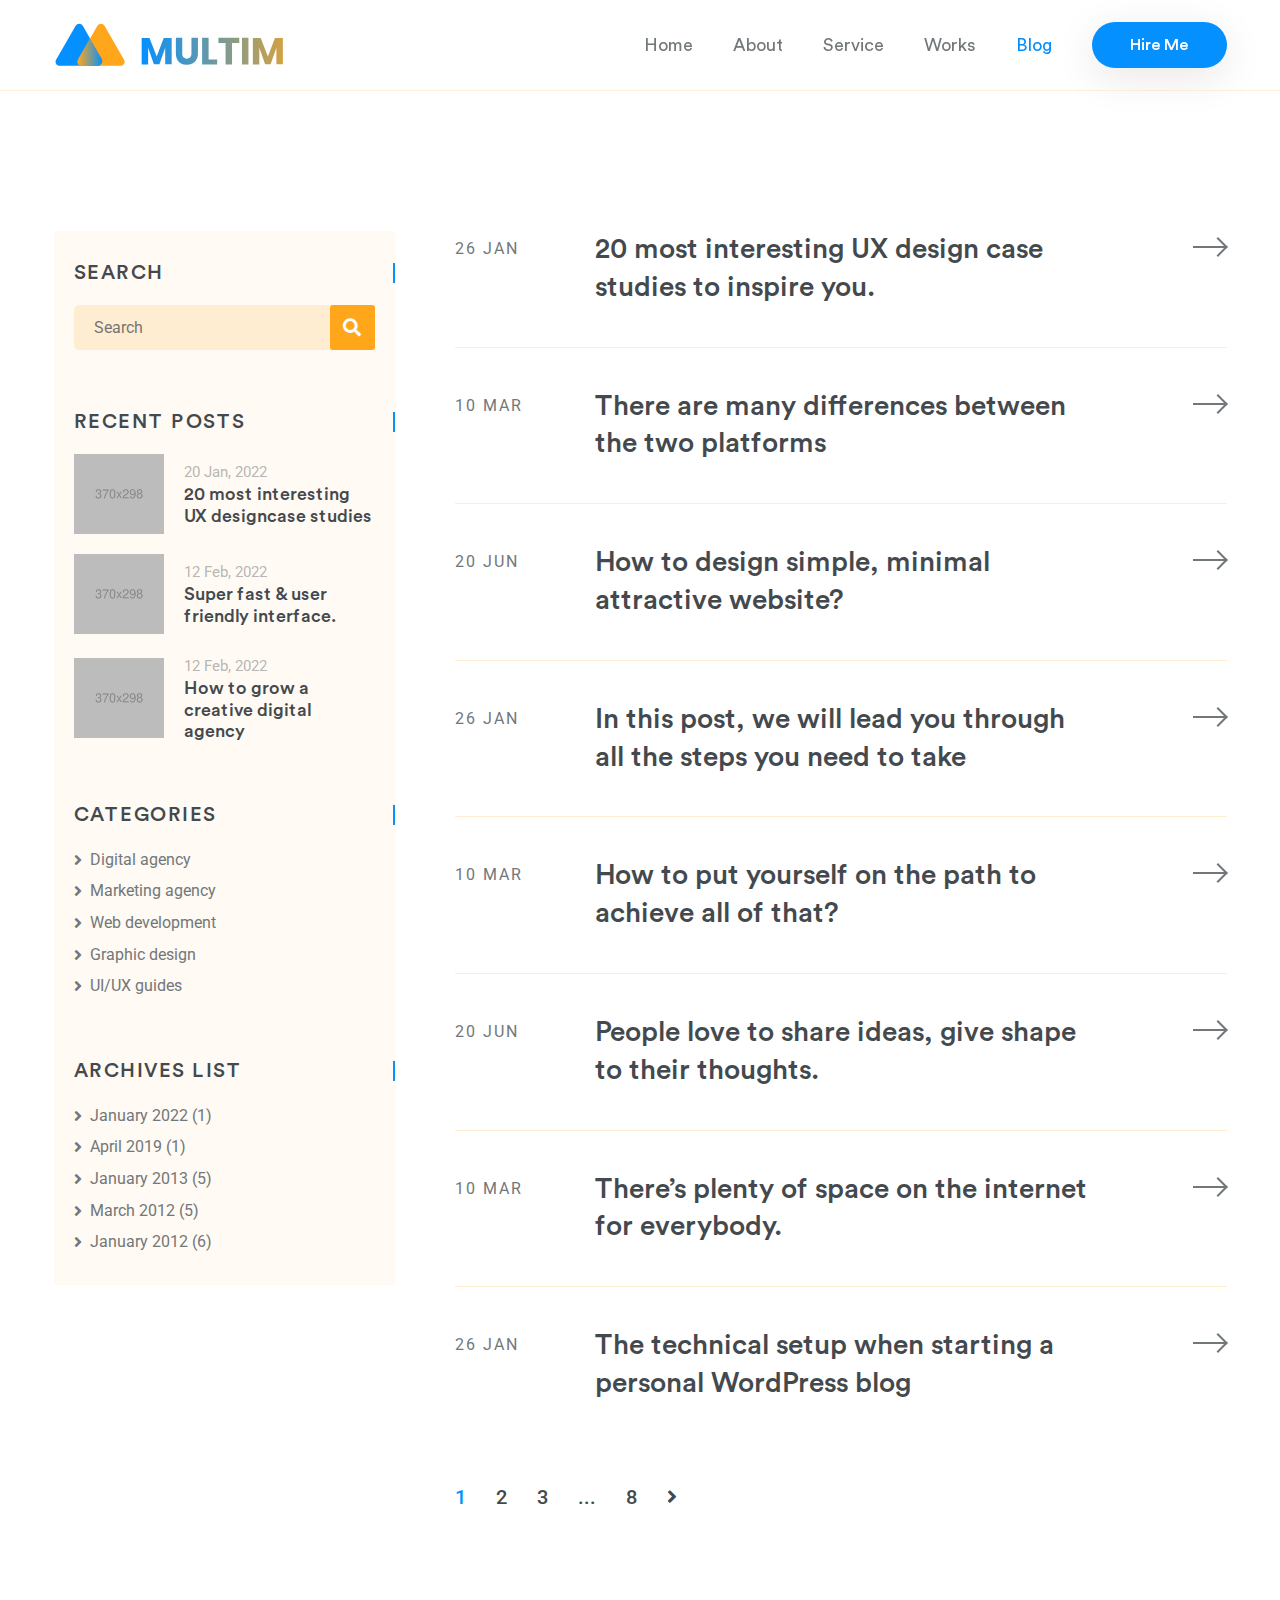
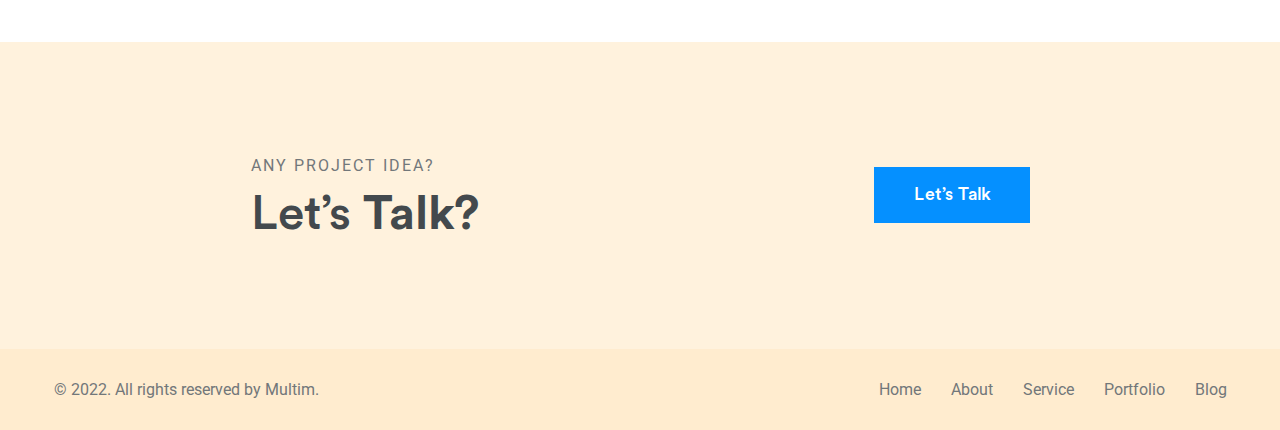
<file: blog.html>
<!DOCTYPE html>
<html class="no-js" lang="en">

<head>
  <!-- Meta Tags -->
  <meta charset="utf-8">
  <meta http-equiv="x-ua-compatible" content="ie=edge">
  <meta name="viewport" content="width=device-width, initial-scale=1">
  <meta name="author" content="Laralink">
  <!-- Site Title -->
  <title>Blog | Personal Portfolio</title>
  <link rel="stylesheet" href="assets/css/plugins/fontawesome.min.css">
  <link rel="stylesheet" href="assets/css/plugins/bootstrap.min.css">
  <link rel="stylesheet" href="assets/css/plugins/lightgallery.min.css">
  <link rel="stylesheet" href="assets/css/plugins/slick.css">
  <link rel="stylesheet" href="assets/css/plugins/animate.css">
  <link rel="stylesheet" href="assets/css/style.css">
  <!-- Theme Style -->
  <link rel="stylesheet" href="assets/css/theme_4.css">
</head>

<body>
  <!-- Start Preloader -->
  <div class="cs-preloader cs-accent_color cs-white_bg">
    <div class="cs-preloader_bg cs-center cs-accent_4_bg">
      <div class="cs-preloader_in cs-accent_15_border">
        <img src="assets/img/personal-portfolio/logo_mini.svg" alt="Logo">
      </div>
    </div>
  </div>
  <!-- End Preloader -->
  <!-- Start Header Section -->
  <header class="cs-site_header cs-style1 cs-sticky-header cs-primary_font">
    <div class="cs-main_header">
      <div class="container">
        <div class="cs-main_header_in">
          <div class="cs-main_header_left">
            <a class="cs-site_branding" href="index.html"><img src="assets/img/personal-portfolio/logo.svg" alt=""></a>
          </div>
          <div class="cs-main_header_right">
            <div class="cs-nav">
              <ul class="cs-nav_list">
                <li class="menu-item-has-children cs-mega-menu"><a href="index.html">Home</a>
                  <ul class="cs-mega-wrapper">
                    <li class="menu-item-has-children">
                      <a href="#">Column One</a>
                      <ul>
                        <li><a href="../digital-agency/index.html">Digital Agency</a></li>
                        <li><a href="../marketing-agency/index.html">Marketing Agency</a></li>
                        <li><a href="../saas-landing/index.html">SaaS Landing</a></li>
                      </ul>
                    </li>
                    <li class="menu-item-has-children">
                      <a href="#">Column Two</a>
                      <ul>
                        <li><a href="../personal-portfolio/index.html">Personal Portfolio</a></li>
                        <li><a href="../hosting/index.html">Hosting</a></li>
                        <li><a href="../app-landing/index.html">App Landing</a></li>
                      </ul>
                    </li>
                    <li class="menu-item-has-children">
                      <a href="#">Column Three</a>
                      <ul>
                        <li><a href="../design-agency/index.html">Design Agency</a></li>
                        <li><a href="../online-education/index.html">Online Education</a></li>
                        <li><a href="../e-commerce/index.html">E-commerce</a></li>
                      </ul>
                    </li>
                    <li class="menu-item-has-children">
                      <a href="#">Column Four</a>
                      <ul>
                        <li><a href="../restrurant/index.html">Restrurant</a></li>
                        <li><a href="../creative-agency/index.html">Creative Agency</a></li>
                        <li><a href="../event-conference/index.html">Event Conference</a></li>
                      </ul>
                    </li>
                  </ul>
                </li>
                <li><a href="about.html">About</a></li>
                <li><a href="service.html">Service</a></li>
                <li><a href="portfolio.html">Works</a></li>
                <li class="current-menu-item"><a href="blog.html">Blog</a></li>
              </ul>
            </div>
            <div class="cs-toolbox">
              <a href="contact.html" class="cs-toolbox_btn cs-accent_bg cs-white cs-accent_bg_2_hover cs-white_hover cs-rounded"><span>Hire Me</span></a>
            </div>
          </div>
        </div>
      </div>
    </div>
  </header>
  <!-- End Header Section -->
  <div class="cs-height_90 cs-height_lg_80"></div>
  <hr class="cs-accent_15_bg_2">

  <!-- Start Blog  -->
  <div class="cs-height_140 cs-height_lg_80"></div>
  <div class="container">
    <div class="row">
      <div class="col-lg-4">
        <div class="cs-sidebar cs-type1 cs-left_sidebar cs-accent_5_bg_2">
          <div class="cs-sidebar_item widget_search">
            <h4 class="cs-sidebar_widget_title">Search</h4>
            <form role="search" method="get" id="searchform" class="searchform" action="#">
              <div>
                <label class="screen-reader-text" for="s">Search for:</label>
                <input type="text" value="" name="s" id="s" placeholder="Search">
                <input type="submit" id="searchsubmit" value="Search">
              </div>
            </form>
          </div>
          <div class="cs-sidebar_item">
            <h4 class="cs-sidebar_widget_title">Recent Posts</h4>
            <ul class="cs-recent_posts">
              <li>
                <div class="cs-recent_post">
                  <a href="blog-details.html" class="cs-recent_post_thumb">
                    <div class="cs-recent_post_thumb_in cs-bg" data-src="assets/img/online-education/post1.jpg"></div>
                  </a>
                  <div class="cs-recent_post_info">
                    <div class="cs-recent_post_date cs-primary_40_color">20 Jan, 2022</div>
                    <h3 class="cs-recent_post_title"><a href="blog-details.html">20 most interesting UX designcase studies</a></h3>
                  </div>
                </div>
              </li>
              <li>
                <div class="cs-recent_post">
                  <a href="blog-details.html" class="cs-recent_post_thumb">
                    <div class="cs-recent_post_thumb_in cs-bg" data-src="assets/img/online-education/post2.jpg"></div>
                  </a>
                  <div class="cs-recent_post_info">
                    <div class="cs-recent_post_date cs-primary_40_color">12 Feb, 2022</div>
                    <h3 class="cs-recent_post_title"><a href="blog-details.html">Super fast & user friendly interface.</a></h3>
                  </div>
                </div>
              </li>
              <li>
                <div class="cs-recent_post">
                  <a href="blog-details.html" class="cs-recent_post_thumb">
                    <div class="cs-recent_post_thumb_in cs-bg"  data-src="assets/img/online-education/post3.jpg"></div>
                  </a>
                  <div class="cs-recent_post_info">
                    <div class="cs-recent_post_date cs-primary_40_color">12 Feb, 2022</div>
                    <h3 class="cs-recent_post_title"><a href="blog-details.html">How to grow a creative digital agency</a></h3>
                  </div>
                </div>
              </li>
            </ul>
          </div>
          <div class="cs-sidebar_item widget_categories">
            <h4 class="cs-sidebar_widget_title">Categories</h4>
            <ul>
              <li class="cat-item"><a href="#">Digital agency</a></li>
              <li class="cat-item"><a href="#">Marketing agency</a></li>
              <li class="cat-item"><a href="#">Web development</a></li>
              <li class="cat-item"><a href="#">Graphic design</a></li>
              <li class="cat-item"><a href="#">UI/UX guides</a></li>
            </ul>
          </div>
          <div class="cs-sidebar_item widget_archive">
            <h4 class="cs-sidebar_widget_title">Archives List</h4>
            <ul>
              <li><a href="#">January 2022</a>&nbsp;(1)</li>
              <li><a href="#">April 2019</a>&nbsp;(1)</li>
              <li><a href="#">January 2013</a>&nbsp;(5)</li>
              <li><a href="#">March 2012</a>&nbsp;(5)</li>
              <li><a href="#">January 2012</a>&nbsp;(6)</li>
            </ul>
          </div>
        </div>
        <div class="cs-height_0 cs-height_lg_80"></div>
      </div>
      <div class="col-lg-8">
        <div class="cs-post6_wrap">
          <div class="cs-post cs-style6">
            <div class="cs-post_date">26 Jan</div>
            <h2 class="cs-post_title"><a href="blog-details.html">20 most interesting UX design case studies to inspire you.</a></h2>
            <a href="#" class="cs-post_btn"></a>
          </div>
          <div class="cs-post cs-style6">
            <div class="cs-post_date">10 Mar</div>
            <h2 class="cs-post_title"><a href="blog-details.html">There are many differences between the two platforms</a></h2>
            <a href="#" class="cs-post_btn"></a>
          </div>
          <div class="cs-post cs-style6">
            <div class="cs-post_date">20 Jun</div>
            <h2 class="cs-post_title"><a href="blog-details.html">How to design simple, minimal attractive website? </a></h2>
            <a href="#" class="cs-post_btn"></a>
          </div>
          <div class="cs-post cs-style6">
            <div class="cs-post_date">26 Jan</div>
            <h2 class="cs-post_title"><a href="blog-details.html">In this post, we will lead you through all the steps you need to take</a></h2>
            <a href="#" class="cs-post_btn"></a>
          </div>
          <div class="cs-post cs-style6">
            <div class="cs-post_date">10 Mar</div>
            <h2 class="cs-post_title"><a href="blog-details.html">How to put yourself on the path to achieve all of that?</a></h2>
            <a href="#" class="cs-post_btn"></a>
          </div>
          <div class="cs-post cs-style6">
            <div class="cs-post_date">20 Jun</div>
            <h2 class="cs-post_title"><a href="blog-details.html">People love to share ideas, give shape to their thoughts.</a></h2>
            <a href="#" class="cs-post_btn"></a>
          </div>
          <div class="cs-post cs-style6">
            <div class="cs-post_date">10 Mar</div>
            <h2 class="cs-post_title"><a href="blog-details.html">There’s plenty of space on the internet for everybody.</a></h2>
            <a href="#" class="cs-post_btn"></a>
          </div>
          <div class="cs-post cs-style6">
            <div class="cs-post_date">26 Jan</div>
            <h2 class="cs-post_title"><a href="blog-details.html">The technical setup when starting a personal WordPress blog</a></h2>
            <a href="#" class="cs-post_btn"></a>
          </div>
        </div>
        <div class="cs-height_80 cs-height_lg_60"></div>
        <div class="cs-post_pagination cs-style3 cs-medium cs-primary_color">
          <ul class="page-numbers">
            <li><span class="page-number current cs-accent_color">1</span></li>
            <li><a class="page-number" href="#">2</a></li>
            <li><a class="page-number" href="#">3</a></li>
            <li><span class="page-number">...</span></li>
            <li><a class="page-number" href="#">8</a></li>
            <li><a class="next page-number" href="#"><i class="fas fa-angle-right"></i></a></li>
          </ul>
        </div>
      </div>
    </div>
  </div>
  <div class="cs-height_130 cs-height_lg_70"></div>
  <!-- End Blog -->

  <!-- Footer Section -->
  <footer class="cs-footer cs-style2 cs-accent_15_bg_2">
    <div class="container">
      <div class="cs-cta cs-style2">
        <div class="cs-cta_text">
          <div class="cs-cta_subtitle cs-normal">Any project idea?</div>
          <h2 class="cs-cta_title">Let’s <b class="cs-bold">Talk?</b></h2>
        </div>
        <div class="cs-cta_btn">
          <a href="contact.html" class="cs-btn cs-style2 cs-btn_lg cs-accent_bg cs-medium rounded-0 cs-primary_font">Let’s Talk</a>
        </div>
      </div>
    </div>
    <div class="cs-copyright cs-accent_7_bg_2">
      <div class="container">
        <div class="cs-copyright_in">© 2022. All rights reserved by Multim.</div>
        <div class="cs-footer_item widget_nav_menu">
          <ul class="menu">
            <li><a href="index.html">Home</a></li>
            <li><a href="#">About</a></li>
            <li><a href="#">Service</a></li>
            <li><a href="#">Portfolio</a></li>
            <li><a href="#">Blog</a></li>
          </ul>
        </div>
      </div>
    </div>
  </footer>
  <!-- Footer Section -->

  <!-- Start Video Popup -->
  <div class="cs-video_popup">
    <div class="cs-video_popup_overlay"></div>
    <div class="cs-video_popup_content">
      <div class="cs-video_popup_layer"></div>
      <div class="cs-video_popup_container">
        <div class="cs-video_popup_align">
          <div class="embed-responsive embed-responsive-16by9">
            <iframe class="embed-responsive-item" src="about:blank"></iframe>
          </div>
        </div>
        <div class="cs-video_popup_close"></div>
      </div>
    </div>
  </div>
  <!-- End Video Popup -->

  <!-- Script -->
  <script src="assets/js/plugins/jquery-3.6.0.min.js"></script>
  <script src="assets/js/plugins/isotope.pkg.min.js"></script>
  <script src="assets/js/plugins/jquery.slick.min.js"></script>
  <script src="assets/js/plugins/lightgallery.min.js"></script>
  <script src="assets/js/plugins/jquery.counter.min.js"></script>
  <script src="assets/js/plugins/wow.min.js"></script>
  <script src="assets/js/main.js"></script>
</body>
</html>
</file>
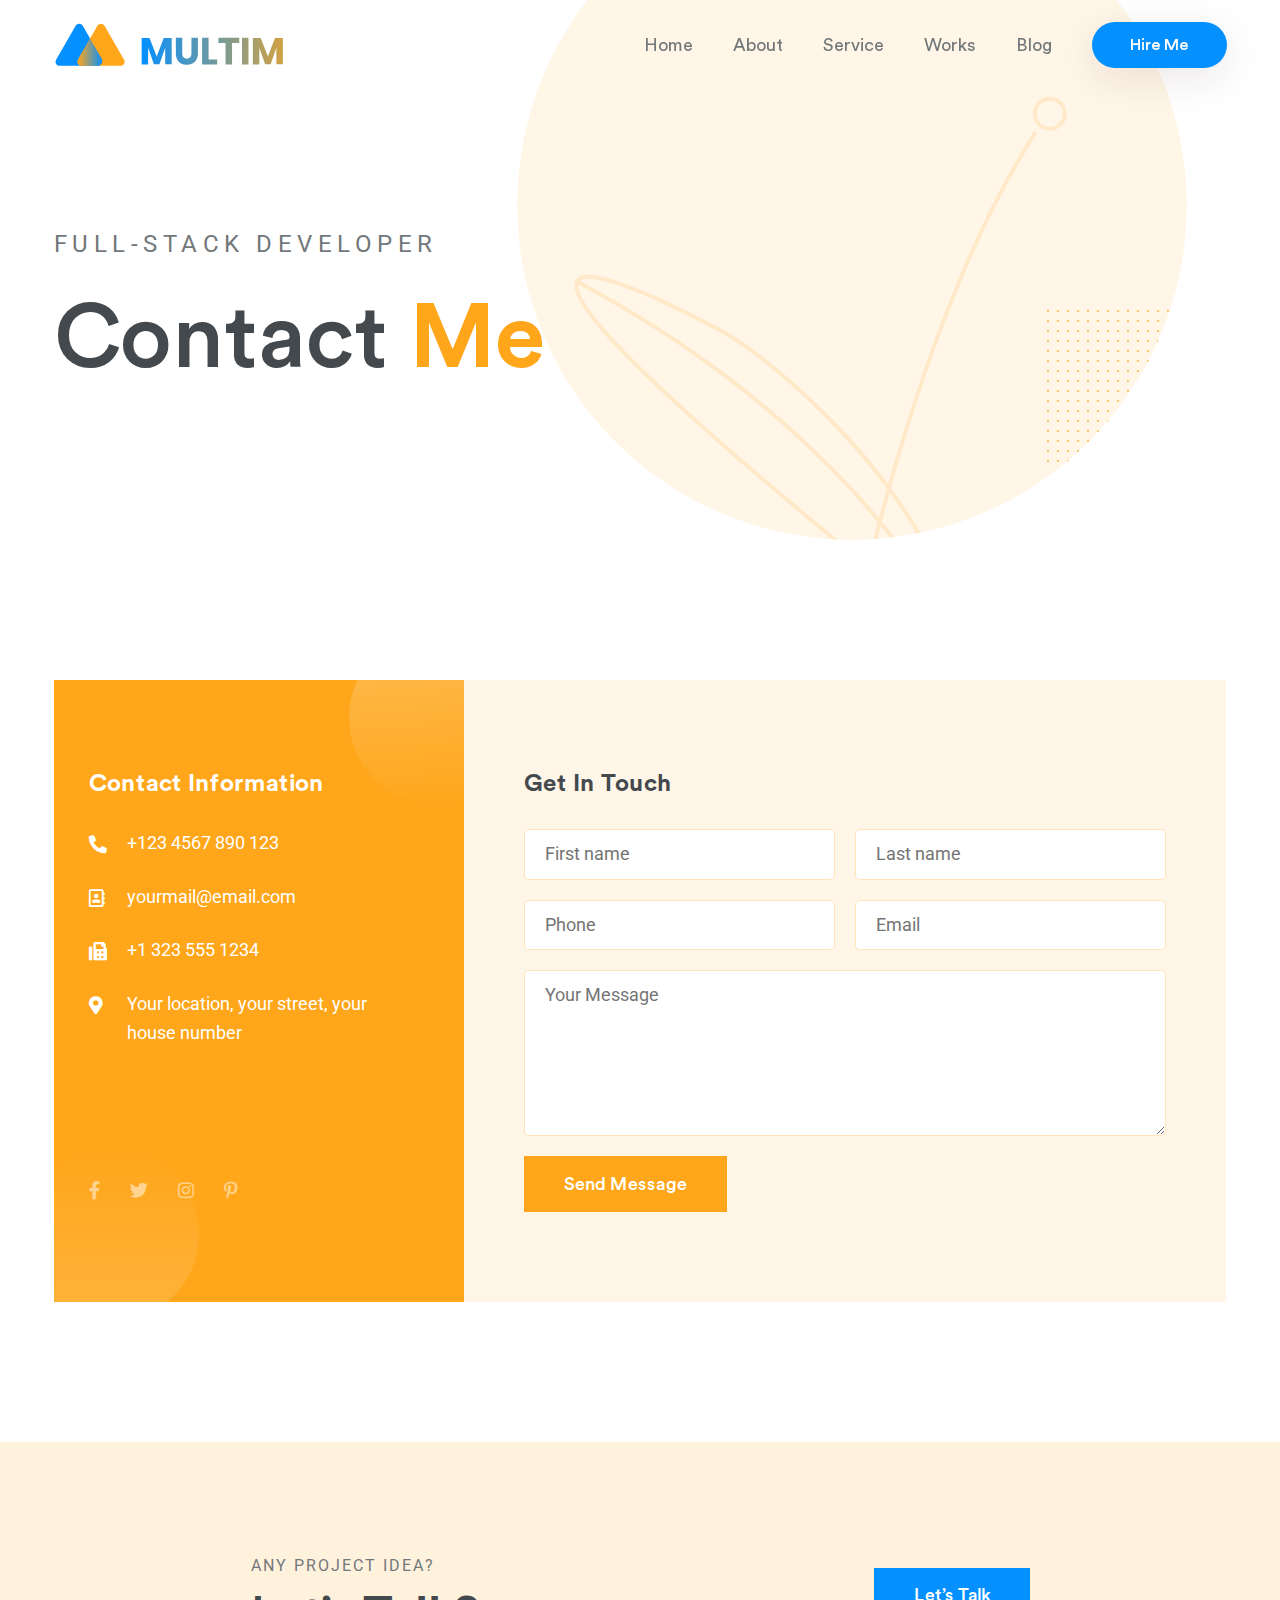
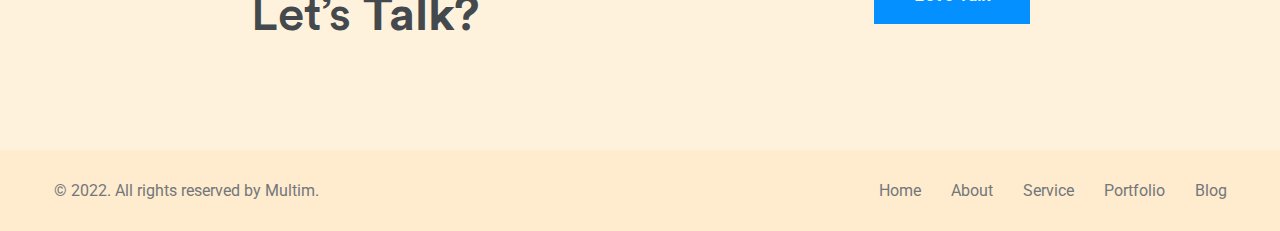
<file: contact.html>
<!DOCTYPE html>
<html class="no-js" lang="en">

<head>
  <!-- Meta Tags -->
  <meta charset="utf-8">
  <meta http-equiv="x-ua-compatible" content="ie=edge">
  <meta name="viewport" content="width=device-width, initial-scale=1">
  <meta name="author" content="Laralink">
  <!-- Site Title -->
  <title>Contact | Personal Portfolio</title>
  <link rel="stylesheet" href="assets/css/plugins/fontawesome.min.css">
  <link rel="stylesheet" href="assets/css/plugins/bootstrap.min.css">
  <link rel="stylesheet" href="assets/css/plugins/lightgallery.min.css">
  <link rel="stylesheet" href="assets/css/plugins/slick.css">
  <link rel="stylesheet" href="assets/css/plugins/animate.css">
  <link rel="stylesheet" href="assets/css/style.css">
  <!-- Theme Style -->
  <link rel="stylesheet" href="assets/css/theme_4.css">
</head>

<body>
  <!-- Start Preloader -->
  <div class="cs-preloader cs-accent_color cs-white_bg">
    <div class="cs-preloader_bg cs-center cs-accent_4_bg">
      <div class="cs-preloader_in cs-accent_15_border">
        <img src="assets/img/personal-portfolio/logo_mini.svg" alt="Logo">
      </div>
    </div>
  </div>
  <!-- End Preloader -->
  <!-- Start Header Section -->
  <header class="cs-site_header cs-style1 cs-sticky-header cs-primary_font">
    <div class="cs-main_header">
      <div class="container">
        <div class="cs-main_header_in">
          <div class="cs-main_header_left">
            <a class="cs-site_branding" href="index.html"><img src="assets/img/personal-portfolio/logo.svg" alt=""></a>
          </div>
          <div class="cs-main_header_right">
            <div class="cs-nav">
              <ul class="cs-nav_list">
                <li class="menu-item-has-children cs-mega-menu"><a href="index.html">Home</a>
                  <ul class="cs-mega-wrapper">
                    <li class="menu-item-has-children">
                      <a href="#">Column One</a>
                      <ul>
                        <li><a href="../digital-agency/index.html">Digital Agency</a></li>
                        <li><a href="../marketing-agency/index.html">Marketing Agency</a></li>
                        <li><a href="../saas-landing/index.html">SaaS Landing</a></li>
                      </ul>
                    </li>
                    <li class="menu-item-has-children">
                      <a href="#">Column Two</a>
                      <ul>
                        <li><a href="../personal-portfolio/index.html">Personal Portfolio</a></li>
                        <li><a href="../hosting/index.html">Hosting</a></li>
                        <li><a href="../app-landing/index.html">App Landing</a></li>
                      </ul>
                    </li>
                    <li class="menu-item-has-children">
                      <a href="#">Column Three</a>
                      <ul>
                        <li><a href="../design-agency/index.html">Design Agency</a></li>
                        <li><a href="../online-education/index.html">Online Education</a></li>
                        <li><a href="../e-commerce/index.html">E-commerce</a></li>
                      </ul>
                    </li>
                    <li class="menu-item-has-children">
                      <a href="#">Column Four</a>
                      <ul>
                        <li><a href="../restrurant/index.html">Restrurant</a></li>
                        <li><a href="../creative-agency/index.html">Creative Agency</a></li>
                        <li><a href="../event-conference/index.html">Event Conference</a></li>
                      </ul>
                    </li>
                  </ul>
                </li>
                <li><a href="about.html">About</a></li>
                <li><a href="service.html">Service</a></li>
                <li><a href="portfolio.html">Works</a></li>
                <li><a href="blog.html">Blog</a></li>
              </ul>
            </div>
            <div class="cs-toolbox">
              <a href="contact.html" class="cs-toolbox_btn cs-accent_bg cs-white cs-accent_bg_2_hover cs-white_hover cs-rounded"><span>Hire Me</span></a>
            </div>
          </div>
        </div>
      </div>
    </div>
  </header>
  <!-- End Header Section -->

  <!-- Start Hero -->
  <div class="cs-hero cs-style4 cs-type1 cs-center cs-hobble">
    <div class="container">
      <div class="cs-hero_text">
        <div class="cs-hero_subtitle">FULL-STACK DEVELOPER</div>
        <h1 class="cs-hero_title">Contact <b class="cs-accent_color_2">Me</b></h1>
      </div>
    </div>
    <div class="cs-hero_img_wrap cs-parallax">
      <div class="cs-hero_img_bg">
        <img src="assets/img/personal-portfolio/hero-img-bg1.svg" alt="">
        <div class="cs-hero_img_shape cs-accent_color_2 cs-to_right"></div>
      </div>
    </div>
  </div>
  <!-- End Hero -->

  <!-- Start Contact -->
  <div>
    <div class="cs-height_140 cs-height_lg_80"></div>
    <div class="container">
      <div class="cs-contact cs-style2 cs-white_bg">
        <div class="cs-contact_left cs-accent_bg_2 position-relative">
          <div class="cs-contact_info_wrap">
            <h4 class="cs-contact_title cs-semi_bold cs-white">Contact Information</h4>
            <div class="cs-height_10 cs-height_lg_10"></div>
            <ul class="cs-contact_info cs-mp0 cs-white">
              <li><i class="fas fa-phone-alt"></i>+123 4567 890 123</li>
              <li><i class="far fa-address-book"></i>yourmail@email.com</li>
              <li><i class="fas fa-fax"></i>+1 323 555 1234</li>
              <li><i class="fas fa-map-marker-alt"></i>Your location, your street, your <br>house number</li>
            </ul>
          </div>
          <div class="cs-social_btns_wrap">
            <div class="cs-social_btns cs-style1 cs-white_50">
              <a href="#" class="cs-accent_color_hover"><i class="fab fa-facebook-f"></i></a>
              <a href="#" class="cs-accent_color_hover"><i class="fab fa-twitter"></i></a>
              <a href="#" class="cs-accent_color_hover"><i class="fab fa-instagram"></i></a>
              <a href="#" class="cs-accent_color_hover"><i class="fab fa-pinterest-p"></i></a>
            </div>
          </div>
        </div>
        <div class="cs-contact_right cs-accent_10_bg_2">
          <h4 class="cs-contact_title cs-semi_bold">Get In Touch</h4>
          <div class="cs-height_10 cs-height_lg_10"></div>
          <form class="cs-contact_form">
            <div class="row cs-row_gap_20">
              <div class="col-sm-6">
                <input type="text" class="cs-form_field cs-white_bg cs-accent_30_border_2 cs-primary_color" placeholder="First name">
                <div class="cs-height_20 cs-height_lg_20"></div>
              </div>
              <div class="col-sm-6">
                <input type="text" class="cs-form_field cs-white_bg cs-accent_30_border_2 cs-primary_color" placeholder="Last name">
                <div class="cs-height_20 cs-height_lg_20"></div>
              </div>
              <div class="col-sm-6">
                <input type="text" class="cs-form_field cs-white_bg cs-accent_30_border_2 cs-primary_color" placeholder="Phone">
                <div class="cs-height_20 cs-height_lg_20"></div>
              </div>
              <div class="col-sm-6">
                <input type="text" class="cs-form_field cs-white_bg cs-accent_30_border_2 cs-primary_color" placeholder="Email">
                <div class="cs-height_20 cs-height_lg_20"></div>
              </div>
              <div class="col-lg-12">
                <textarea cols="30" rows="5" class="cs-form_field cs-white_bg cs-accent_30_border_2 cs-primary_color" placeholder="Your Message"></textarea>
                <div class="cs-height_20 cs-height_lg_20"></div>
              </div>
              <div class="col-lg-12">
                <button class="cs-btn cs-style2 cs-accent_bg_2 cs-medium rounded-0 cs-primary_font"><span class="cs-btn_text">Send Message</span></button>
              </div>
            </div>
          </form>
        </div>
      </div>
    </div>
    <div class="cs-height_140 cs-height_lg_80"></div>
  </div>
  <!-- End Portfolio -->

  <!-- Footer Section -->
  <footer class="cs-footer cs-style2 cs-accent_15_bg_2">
    <div class="container">
      <div class="cs-cta cs-style2">
        <div class="cs-cta_text">
          <div class="cs-cta_subtitle cs-normal">Any project idea?</div>
          <h2 class="cs-cta_title">Let’s <b class="cs-bold">Talk?</b></h2>
        </div>
        <div class="cs-cta_btn">
          <a href="contact.html" class="cs-btn cs-style2 cs-btn_lg cs-accent_bg cs-medium rounded-0 cs-primary_font">Let’s Talk</a>
        </div>
      </div>
    </div>
    <div class="cs-copyright cs-accent_7_bg_2">
      <div class="container">
        <div class="cs-copyright_in">© 2022. All rights reserved by Multim.</div>
        <div class="cs-footer_item widget_nav_menu">
          <ul class="menu">
            <li><a href="index.html">Home</a></li>
            <li><a href="#">About</a></li>
            <li><a href="#">Service</a></li>
            <li><a href="#">Portfolio</a></li>
            <li><a href="#">Blog</a></li>
          </ul>
        </div>
      </div>
    </div>
  </footer>
  <!-- Footer Section -->

  <!-- Start Video Popup -->
  <div class="cs-video_popup">
    <div class="cs-video_popup_overlay"></div>
    <div class="cs-video_popup_content">
      <div class="cs-video_popup_layer"></div>
      <div class="cs-video_popup_container">
        <div class="cs-video_popup_align">
          <div class="embed-responsive embed-responsive-16by9">
            <iframe class="embed-responsive-item" src="about:blank"></iframe>
          </div>
        </div>
        <div class="cs-video_popup_close"></div>
      </div>
    </div>
  </div>
  <!-- End Video Popup -->

  <!-- Script -->
  <script src="assets/js/plugins/jquery-3.6.0.min.js"></script>
  <script src="assets/js/plugins/isotope.pkg.min.js"></script>
  <script src="assets/js/plugins/jquery.slick.min.js"></script>
  <script src="assets/js/plugins/lightgallery.min.js"></script>
  <script src="assets/js/plugins/jquery.counter.min.js"></script>
  <script src="assets/js/plugins/wow.min.js"></script>
  <script src="assets/js/main.js"></script>
</body>
</html>
</file>
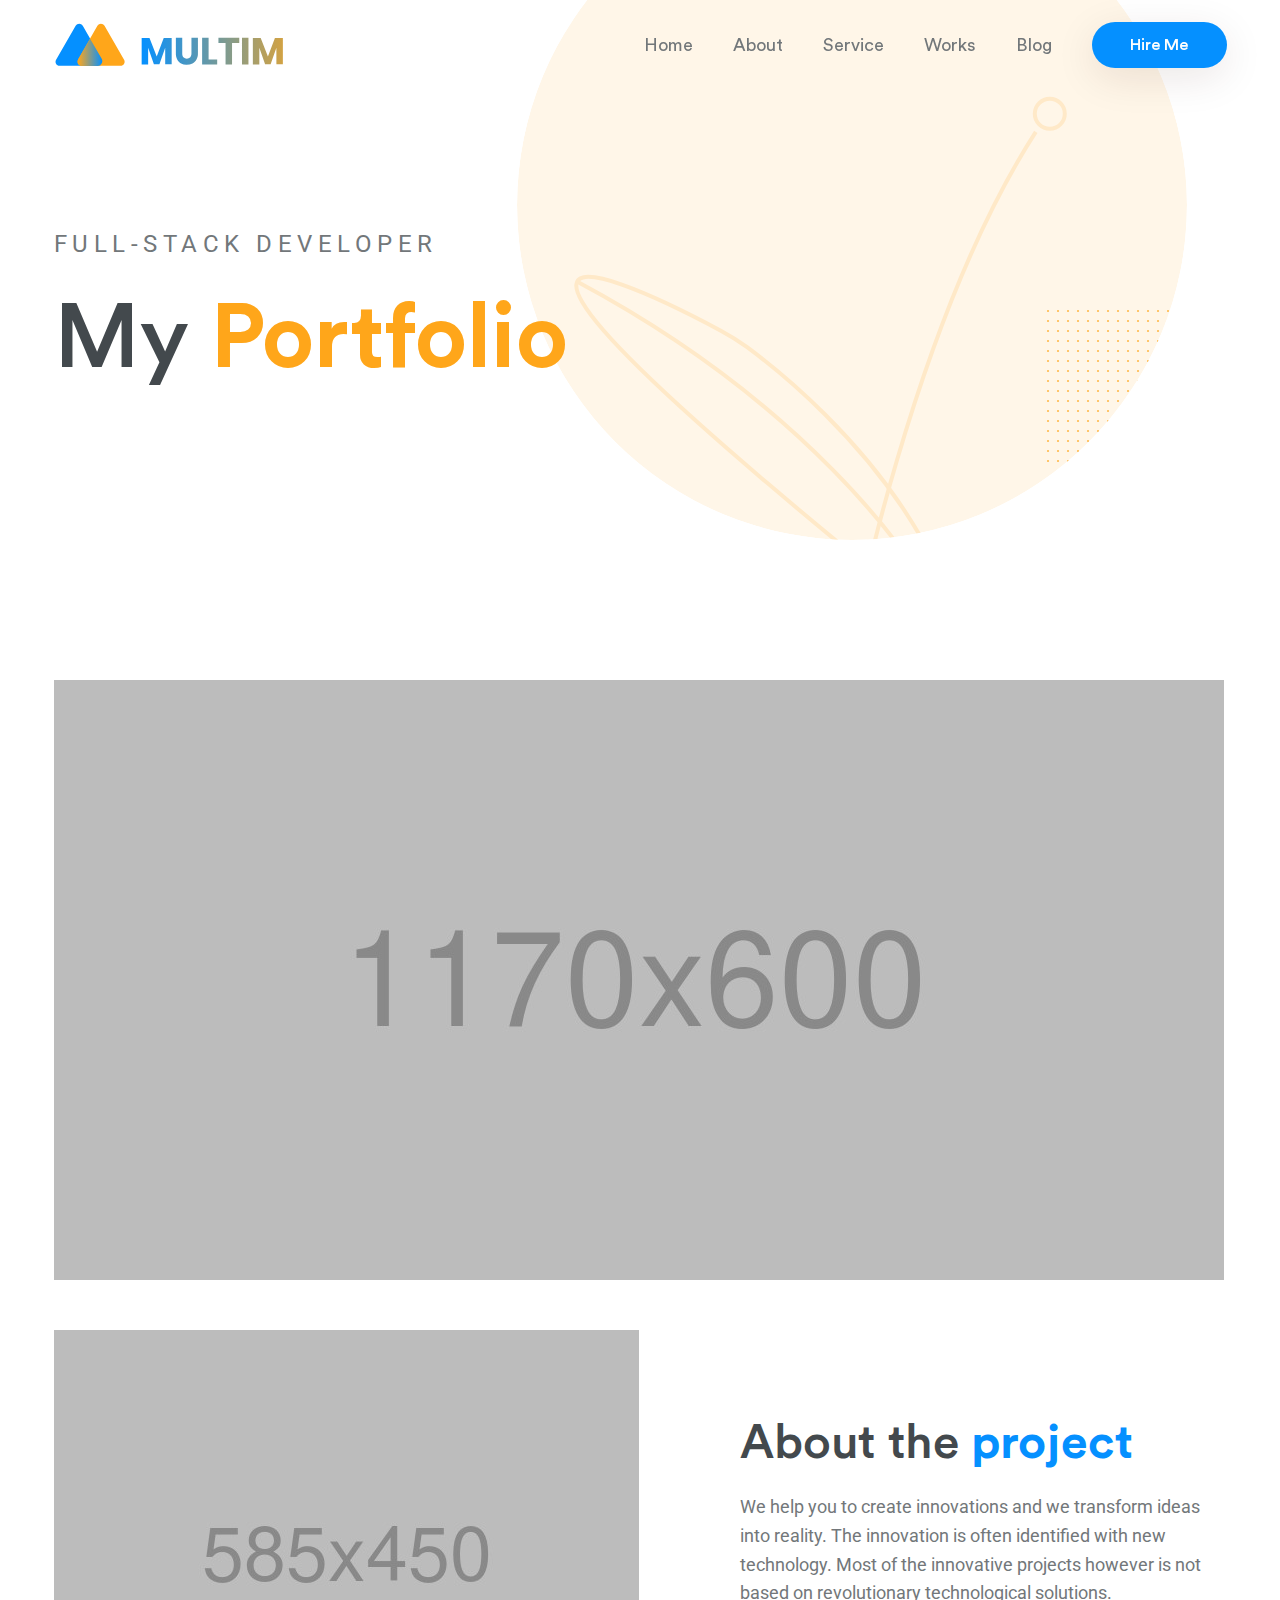
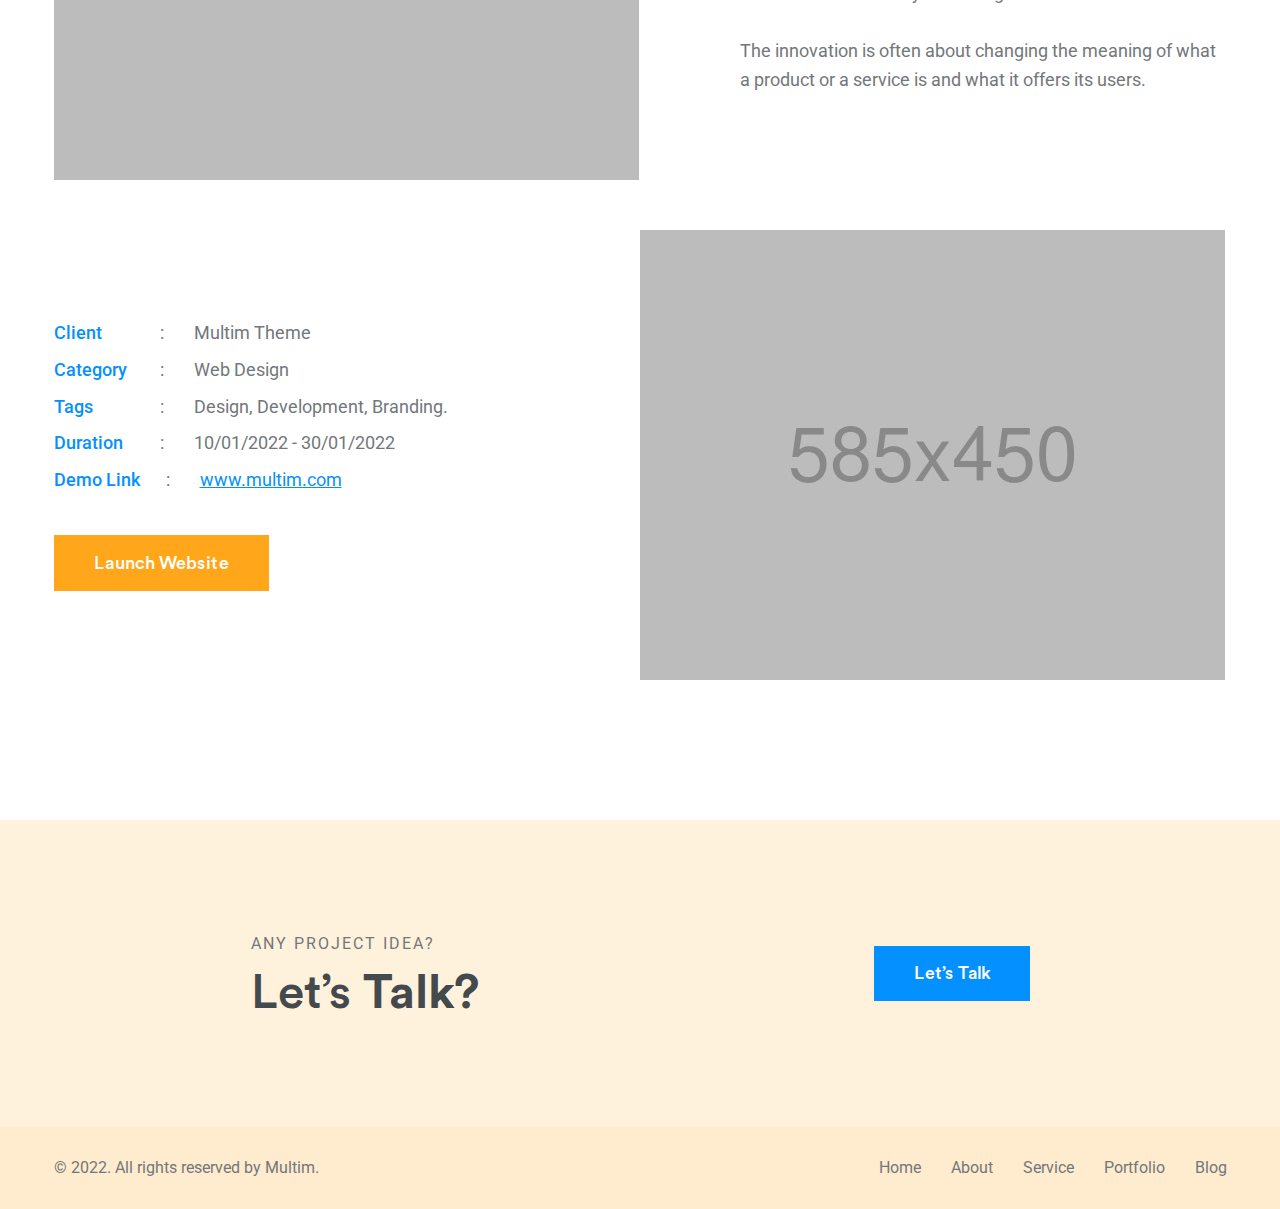
<file: portfolio-details.html>
<!DOCTYPE html>
<html class="no-js" lang="en">

<head>
  <!-- Meta Tags -->
  <meta charset="utf-8">
  <meta http-equiv="x-ua-compatible" content="ie=edge">
  <meta name="viewport" content="width=device-width, initial-scale=1">
  <meta name="author" content="Laralink">
  <!-- Site Title -->
  <title>Portfolio Details | Personal Portfolio</title>
  <link rel="stylesheet" href="assets/css/plugins/fontawesome.min.css">
  <link rel="stylesheet" href="assets/css/plugins/bootstrap.min.css">
  <link rel="stylesheet" href="assets/css/plugins/lightgallery.min.css">
  <link rel="stylesheet" href="assets/css/plugins/slick.css">
  <link rel="stylesheet" href="assets/css/plugins/animate.css">
  <link rel="stylesheet" href="assets/css/style.css">
  <!-- Theme Style -->
  <link rel="stylesheet" href="assets/css/theme_4.css">
</head>

<body>
  <!-- Start Preloader -->
  <div class="cs-preloader cs-accent_color cs-white_bg">
    <div class="cs-preloader_bg cs-center cs-accent_4_bg">
      <div class="cs-preloader_in cs-accent_15_border">
        <img src="assets/img/personal-portfolio/logo_mini.svg" alt="Logo">
      </div>
    </div>
  </div>
  <!-- End Preloader -->
  <!-- Start Header Section -->
  <header class="cs-site_header cs-style1 cs-sticky-header cs-primary_font">
    <div class="cs-main_header">
      <div class="container">
        <div class="cs-main_header_in">
          <div class="cs-main_header_left">
            <a class="cs-site_branding" href="index.html"><img src="assets/img/personal-portfolio/logo.svg" alt=""></a>
          </div>
          <div class="cs-main_header_right">
            <div class="cs-nav">
              <ul class="cs-nav_list">
                <li class="menu-item-has-children cs-mega-menu"><a href="index.html">Home</a>
                  <ul class="cs-mega-wrapper">
                    <li class="menu-item-has-children">
                      <a href="#">Column One</a>
                      <ul>
                        <li><a href="../digital-agency/index.html">Digital Agency</a></li>
                        <li><a href="../marketing-agency/index.html">Marketing Agency</a></li>
                        <li><a href="../saas-landing/index.html">SaaS Landing</a></li>
                      </ul>
                    </li>
                    <li class="menu-item-has-children">
                      <a href="#">Column Two</a>
                      <ul>
                        <li><a href="../personal-portfolio/index.html">Personal Portfolio</a></li>
                        <li><a href="../hosting/index.html">Hosting</a></li>
                        <li><a href="../app-landing/index.html">App Landing</a></li>
                      </ul>
                    </li>
                    <li class="menu-item-has-children">
                      <a href="#">Column Three</a>
                      <ul>
                        <li><a href="../design-agency/index.html">Design Agency</a></li>
                        <li><a href="../online-education/index.html">Online Education</a></li>
                        <li><a href="../e-commerce/index.html">E-commerce</a></li>
                      </ul>
                    </li>
                    <li class="menu-item-has-children">
                      <a href="#">Column Four</a>
                      <ul>
                        <li><a href="../restrurant/index.html">Restrurant</a></li>
                        <li><a href="../creative-agency/index.html">Creative Agency</a></li>
                        <li><a href="../event-conference/index.html">Event Conference</a></li>
                      </ul>
                    </li>
                  </ul>
                </li>
                <li><a href="about.html">About</a></li>
                <li><a href="service.html">Service</a></li>
                <li><a href="portfolio.html">Works</a></li>
                <li><a href="blog.html">Blog</a></li>
              </ul>
            </div>
            <div class="cs-toolbox">
              <a href="contact.html" class="cs-toolbox_btn cs-accent_bg cs-white cs-accent_bg_2_hover cs-white_hover cs-rounded"><span>Hire Me</span></a>
            </div>
          </div>
        </div>
      </div>
    </div>
  </header>
  <!-- End Header Section -->

  <!-- Start Hero -->
  <div class="cs-hero cs-style4 cs-type1 cs-center cs-hobble">
    <div class="container">
      <div class="cs-hero_text">
        <div class="cs-hero_subtitle">FULL-STACK DEVELOPER</div>
        <h1 class="cs-hero_title">My <b class="cs-accent_color_2">Portfolio</b></h1>
      </div>
    </div>
    <div class="cs-hero_img_wrap cs-parallax">
      <div class="cs-hero_img_bg">
        <img src="assets/img/personal-portfolio/hero-img-bg1.svg" alt="">
        <div class="cs-hero_img_shape cs-accent_color_2 cs-to_right"></div>
      </div>
    </div>
  </div>
  <!-- End Hero -->

  <!-- Start Portfolio -->
  <div class="cs-height_140 cs-height_lg_80"></div>
  <div class="container">
    <img src="assets/img/digital-agency/portfolio-details1.jpg" alt="Portfolio Image">
    <div class="cs-height_50 cs-height_lg_40"></div>
    <div class="cs-frame_2_column">
      <div class="cs-frame_left">
        <img src="assets/img/digital-agency/portfolio-details2.jpg" alt="Portfolio Image">
        <div class="cs-height_0 cs-height_lg_30"></div>
      </div>
      <div class="cs-frame_right cs-space_left_100">
        <h2>About the <b class="cs-bold cs-accent_color">project</b></h2>
        <div>We help you to create innovations and we transform ideas into reality. The innovation is often identified with new technology. Most of the innovative projects however is not based on revolutionary technological solutions. <br><br>The innovation is often about changing the meaning of what a product or a service is and what it offers its users.</div>
      </div>
    </div>
    <div class="cs-height_50 cs-height_lg_40"></div>
    <div class="cs-frame_2_column cs-mobile_reverse">
      <div class="cs-frame_right cs-space_right_100">
        <div class="cs-vertical_middle">
          <div class="cs-vertical_middle_in">
            <ul class="cs-details_list cs-style1 cs-mp0">
              <li>
                <div class="cs-list_title"><span class="cs-medium cs-accent_color">Client</span></div>
                <div class="cs-list_text">Multim Theme</div>
              </li>
              <li>
                <div class="cs-list_title"><span class="cs-medium cs-accent_color">Category</span></div>
                <div class="cs-list_text">Web Design</div>
              </li>
              <li>
                <div class="cs-list_title"><span class="cs-medium cs-accent_color">Tags</span></div>
                <div class="cs-list_text">
                  <div class="cs-portfolio_tags"><a href="#">Design</a>, <a href="#">Development</a>, <a href="#">Branding</a>.</div>
                </div>
              </li>
              <li>
                <div class="cs-list_title"><span class="cs-medium cs-accent_color">Duration</span></div>
                <div class="cs-list_text">10/01/2022 - 30/01/2022</div>
              </li>
              <li>
                <div class="cs-list_title"><span class="cs-medium cs-accent_color">Demo Link</span></div>
                <div class="cs-list_text"><a href="#" class="cs-accent_color">www.multim.com</a></div>
              </li>
            </ul>
            <div class="cs-height_40 cs-height_lg_30"></div>
            <a href="#" class="cs-btn cs-style2 cs-accent_bg_2 cs-medium rounded-0 cs-primary_font">Launch Website</a>
          </div>
        </div>
      </div>
      <div class="cs-frame_left">
        <img src="assets/img/digital-agency/portfolio-details3.jpg" alt="Portfolio Image">
        <div class="cs-height_0 cs-height_lg_30"></div>
      </div>
    </div>
  </div>
  <div class="cs-height_140 cs-height_lg_80"></div>
  <!-- End Portfolio -->

  <!-- Footer Section -->
  <footer class="cs-footer cs-style2 cs-accent_15_bg_2">
    <div class="container">
      <div class="cs-cta cs-style2">
        <div class="cs-cta_text">
          <div class="cs-cta_subtitle cs-normal">Any project idea?</div>
          <h2 class="cs-cta_title">Let’s <b class="cs-bold">Talk?</b></h2>
        </div>
        <div class="cs-cta_btn">
          <a href="#" class="cs-btn cs-style2 cs-btn_lg cs-accent_bg cs-medium rounded-0 cs-primary_font">Let’s Talk</a>
        </div>
      </div>
    </div>
    <div class="cs-copyright cs-accent_7_bg_2">
      <div class="container">
        <div class="cs-copyright_in">© 2022. All rights reserved by Multim.</div>
        <div class="cs-footer_item widget_nav_menu">
          <ul class="menu">
            <li><a href="index.html">Home</a></li>
            <li><a href="#">About</a></li>
            <li><a href="#">Service</a></li>
            <li><a href="#">Portfolio</a></li>
            <li><a href="#">Blog</a></li>
          </ul>
        </div>
      </div>
    </div>
  </footer>
  <!-- Footer Section -->

  <!-- Start Video Popup -->
  <div class="cs-video_popup">
    <div class="cs-video_popup_overlay"></div>
    <div class="cs-video_popup_content">
      <div class="cs-video_popup_layer"></div>
      <div class="cs-video_popup_container">
        <div class="cs-video_popup_align">
          <div class="embed-responsive embed-responsive-16by9">
            <iframe class="embed-responsive-item" src="about:blank"></iframe>
          </div>
        </div>
        <div class="cs-video_popup_close"></div>
      </div>
    </div>
  </div>
  <!-- End Video Popup -->

  <!-- Script -->
  <script src="assets/js/plugins/jquery-3.6.0.min.js"></script>
  <script src="assets/js/plugins/isotope.pkg.min.js"></script>
  <script src="assets/js/plugins/jquery.slick.min.js"></script>
  <script src="assets/js/plugins/lightgallery.min.js"></script>
  <script src="assets/js/plugins/jquery.counter.min.js"></script>
  <script src="assets/js/plugins/wow.min.js"></script>
  <script src="assets/js/main.js"></script>
</body>
</html>
</file>
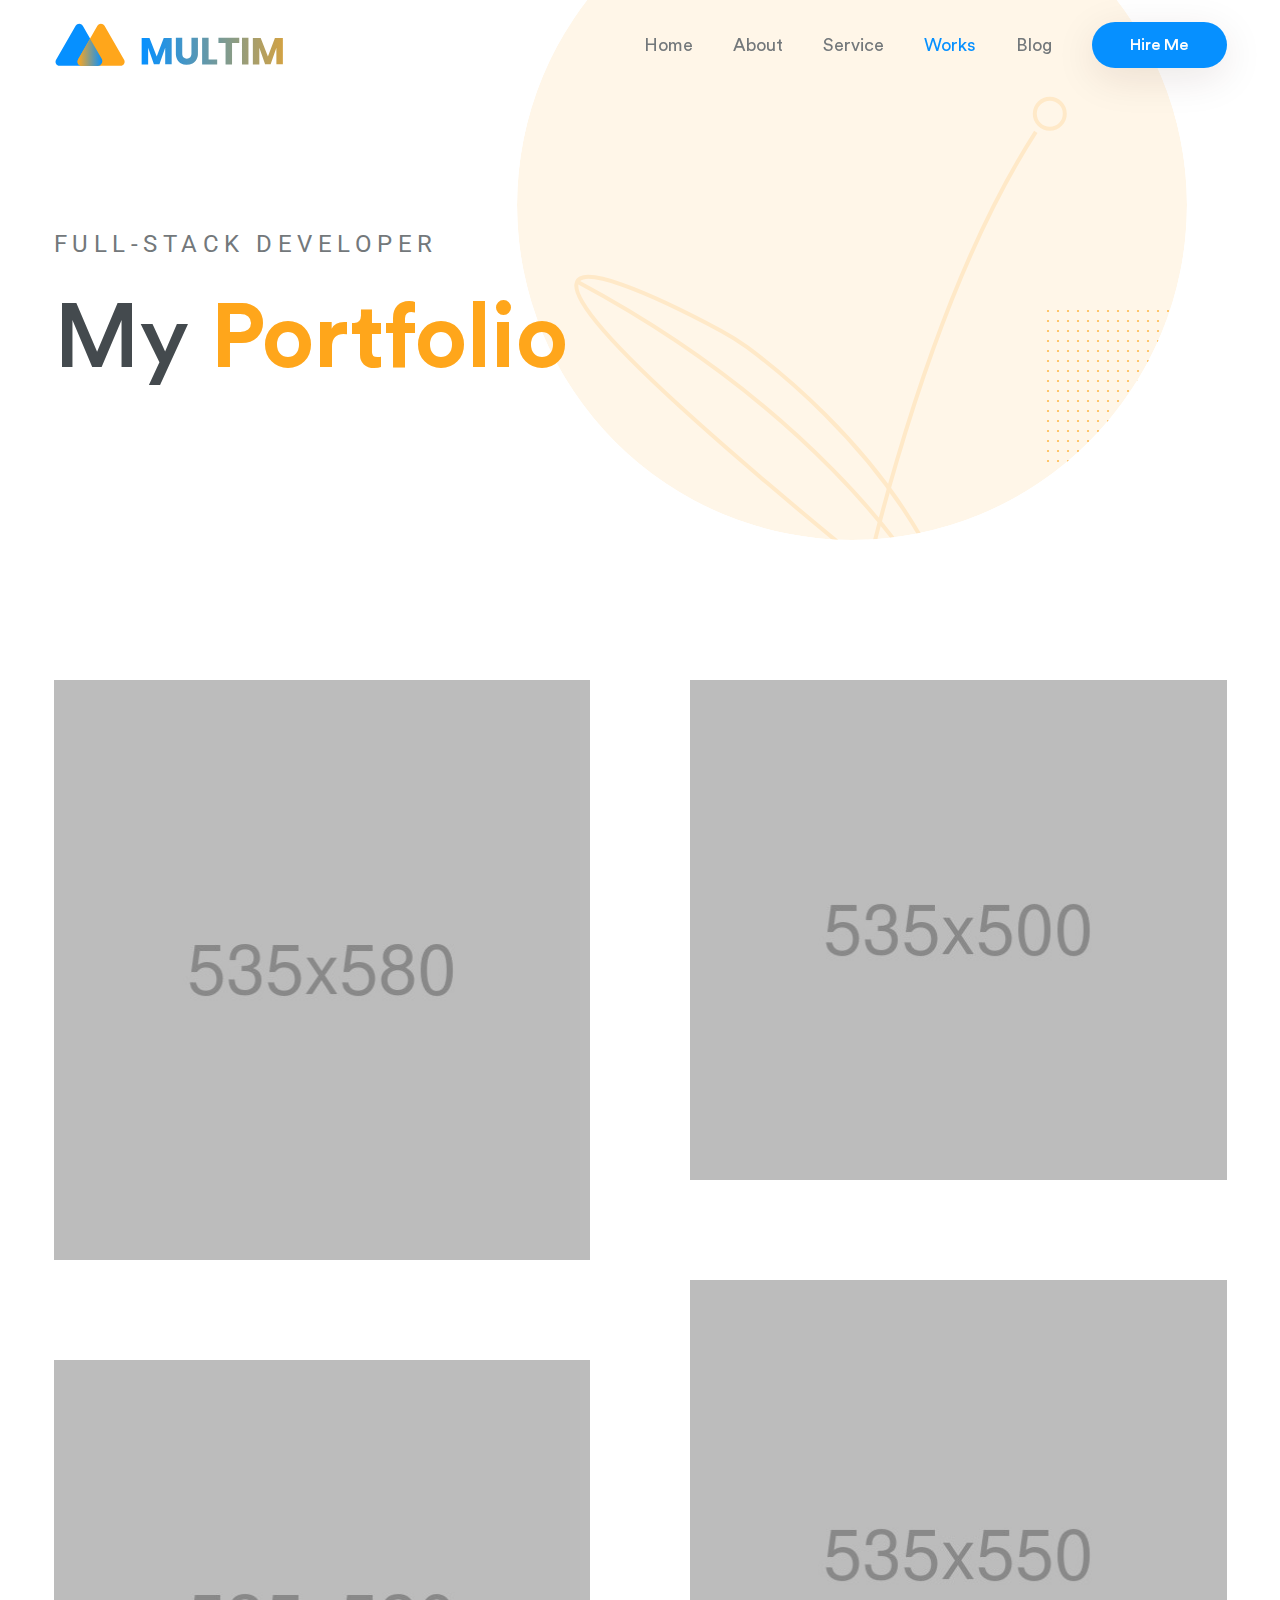
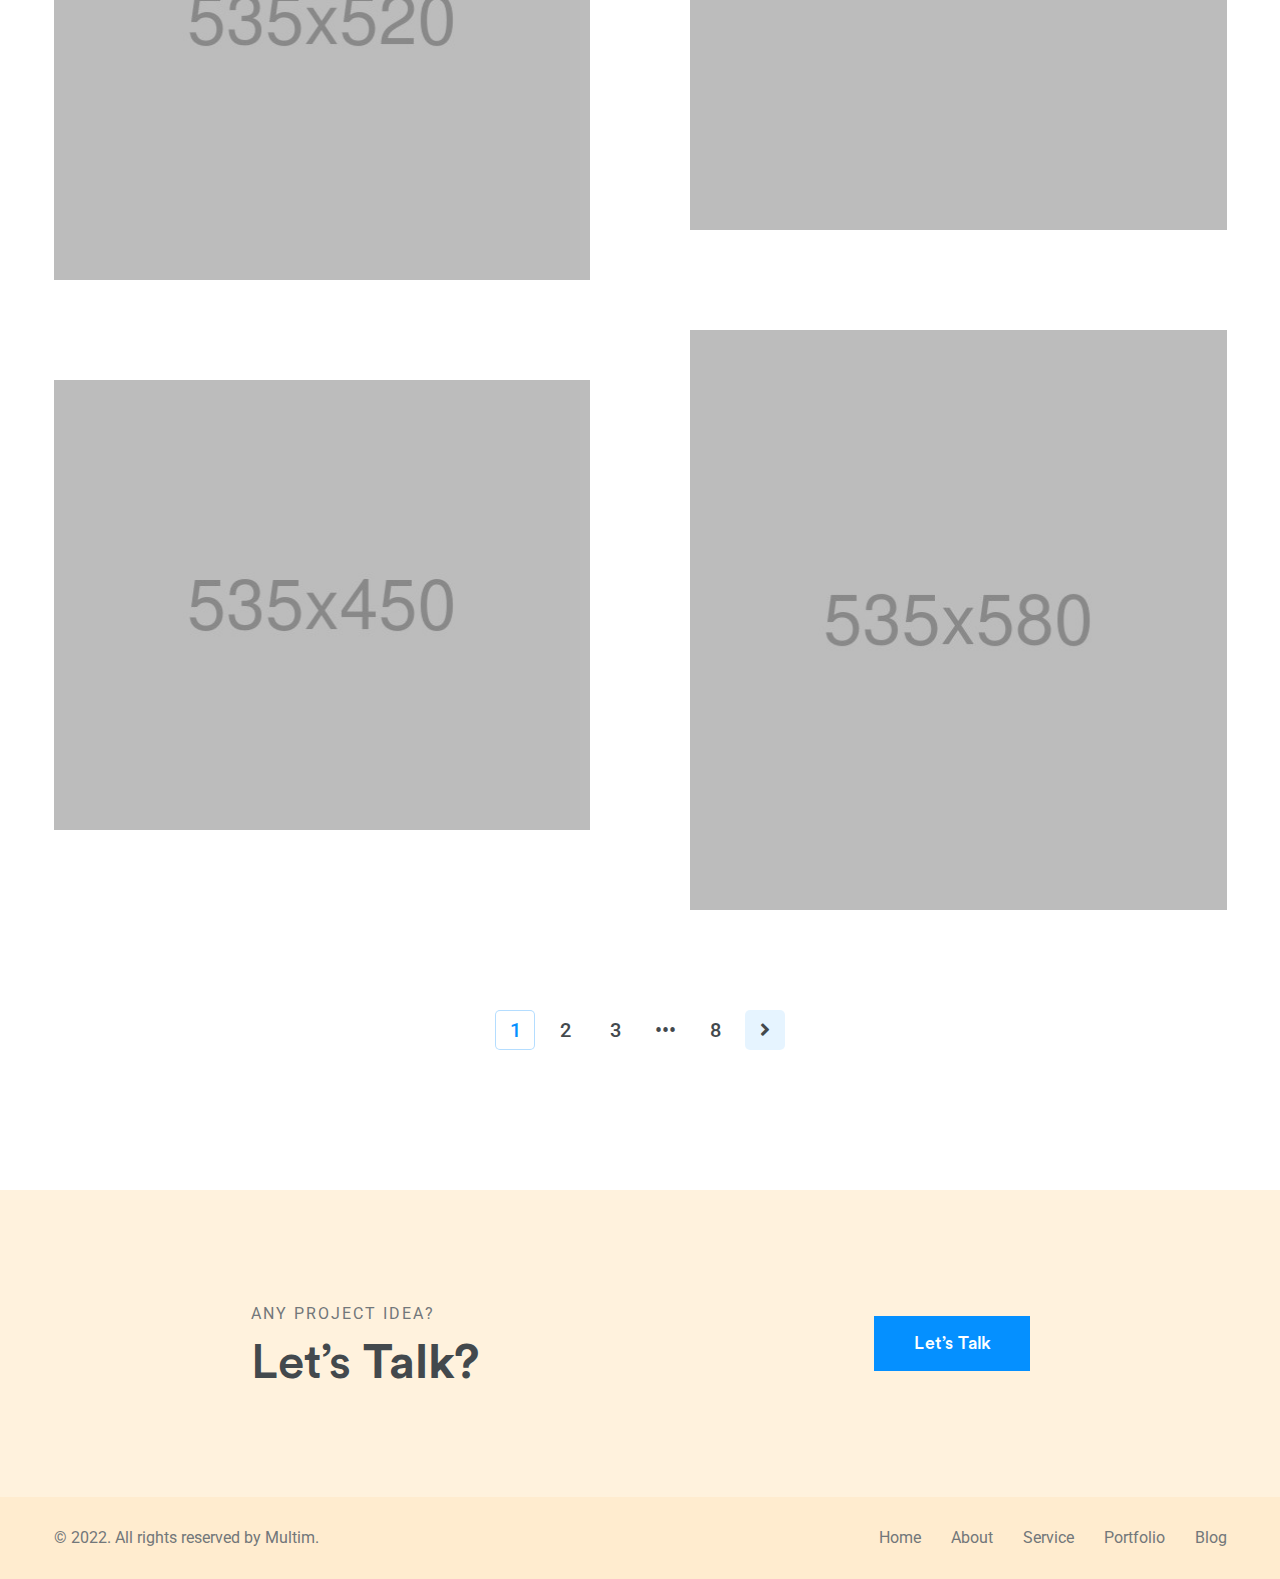
<file: portfolio.html>
<!DOCTYPE html>
<html class="no-js" lang="en">

<head>
  <!-- Meta Tags -->
  <meta charset="utf-8">
  <meta http-equiv="x-ua-compatible" content="ie=edge">
  <meta name="viewport" content="width=device-width, initial-scale=1">
  <meta name="author" content="Laralink">
  <!-- Site Title -->
  <title>Portfolio | Personal Portfolio</title>
  <link rel="stylesheet" href="assets/css/plugins/fontawesome.min.css">
  <link rel="stylesheet" href="assets/css/plugins/bootstrap.min.css">
  <link rel="stylesheet" href="assets/css/plugins/lightgallery.min.css">
  <link rel="stylesheet" href="assets/css/plugins/slick.css">
  <link rel="stylesheet" href="assets/css/plugins/animate.css">
  <link rel="stylesheet" href="assets/css/style.css">
  <!-- Theme Style -->
  <link rel="stylesheet" href="assets/css/theme_4.css">
</head>

<body>
  <!-- Start Preloader -->
  <div class="cs-preloader cs-accent_color cs-white_bg">
    <div class="cs-preloader_bg cs-center cs-accent_4_bg">
      <div class="cs-preloader_in cs-accent_15_border">
        <img src="assets/img/personal-portfolio/logo_mini.svg" alt="Logo">
      </div>
    </div>
  </div>
  <!-- End Preloader -->
  <!-- Start Header Section -->
  <header class="cs-site_header cs-style1 cs-sticky-header cs-primary_font">
    <div class="cs-main_header">
      <div class="container">
        <div class="cs-main_header_in">
          <div class="cs-main_header_left">
            <a class="cs-site_branding" href="index.html"><img src="assets/img/personal-portfolio/logo.svg" alt=""></a>
          </div>
          <div class="cs-main_header_right">
            <div class="cs-nav">
              <ul class="cs-nav_list">
                <li class="menu-item-has-children cs-mega-menu"><a href="index.html">Home</a>
                  <ul class="cs-mega-wrapper">
                    <li class="menu-item-has-children">
                      <a href="#">Column One</a>
                      <ul>
                        <li><a href="../digital-agency/index.html">Digital Agency</a></li>
                        <li><a href="../marketing-agency/index.html">Marketing Agency</a></li>
                        <li><a href="../saas-landing/index.html">SaaS Landing</a></li>
                      </ul>
                    </li>
                    <li class="menu-item-has-children">
                      <a href="#">Column Two</a>
                      <ul>
                        <li><a href="../personal-portfolio/index.html">Personal Portfolio</a></li>
                        <li><a href="../hosting/index.html">Hosting</a></li>
                        <li><a href="../app-landing/index.html">App Landing</a></li>
                      </ul>
                    </li>
                    <li class="menu-item-has-children">
                      <a href="#">Column Three</a>
                      <ul>
                        <li><a href="../design-agency/index.html">Design Agency</a></li>
                        <li><a href="../online-education/index.html">Online Education</a></li>
                        <li><a href="../e-commerce/index.html">E-commerce</a></li>
                      </ul>
                    </li>
                    <li class="menu-item-has-children">
                      <a href="#">Column Four</a>
                      <ul>
                        <li><a href="../restrurant/index.html">Restrurant</a></li>
                        <li><a href="../creative-agency/index.html">Creative Agency</a></li>
                        <li><a href="../event-conference/index.html">Event Conference</a></li>
                      </ul>
                    </li>
                  </ul>
                </li>
                <li><a href="about.html">About</a></li>
                <li><a href="service.html">Service</a></li>
                <li class="current-menu-item"><a href="portfolio.html">Works</a></li>
                <li><a href="blog.html">Blog</a></li>
              </ul>
            </div>
            <div class="cs-toolbox">
              <a href="contact.html" class="cs-toolbox_btn cs-accent_bg cs-white cs-accent_bg_2_hover cs-white_hover cs-rounded"><span>Hire Me</span></a>
            </div>
          </div>
        </div>
      </div>
    </div>
  </header>
  <!-- End Header Section -->

  <!-- Start Hero -->
  <div class="cs-hero cs-style4 cs-type1 cs-center cs-hobble">
    <div class="container">
      <div class="cs-hero_text">
        <div class="cs-hero_subtitle">FULL-STACK DEVELOPER</div>
        <h1 class="cs-hero_title">My <b class="cs-accent_color_2">Portfolio</b></h1>
      </div>
    </div>
    <div class="cs-hero_img_wrap cs-parallax">
      <div class="cs-hero_img_bg">
        <img src="assets/img/personal-portfolio/hero-img-bg1.svg" alt="">
        <div class="cs-hero_img_shape cs-accent_color_2 cs-to_right"></div>
      </div>
    </div>
  </div>
  <!-- End Hero -->

  <!-- Start Portfolio -->
  <div>
    <div class="cs-height_140 cs-height_lg_80"></div>
    <div class="container">
      <div class="cs-isotop cs-style1 cs-isotop_col_2 cs-has_gutter_100">
        <div class="cs-grid_sizer"></div>
        <div class="cs-isotop_item">
          <a href="portfolio-details.html" class="cs-portfolio cs-style2">
            <div class="cs-portfolio_thumb cs-bg" data-src="assets/img/personal-portfolio/project2.jpg"></div>
            <div class="cs-portfolio_info">
              <h2 class="cs-portfolio_title">App Development</h2>
              <div class="cs-portfolio_subtitle">Design & Development</div>
            </div>
          </a>
          <div class="cs-height_60 cs-height_lg_0"></div>
        </div><!-- .cs-isotop_item -->
        <div class="cs-isotop_item">
          <a href="#" class="cs-portfolio cs-style2 cs-size1">
            <div class="cs-portfolio_thumb cs-bg" data-src="assets/img/personal-portfolio/portfolio2.jpg"></div>
            <div class="cs-portfolio_info">
              <h2 class="cs-portfolio_title">App Development</h2>
              <div class="cs-portfolio_subtitle">Design & Development</div>
            </div>
          </a>
          <div class="cs-height_60 cs-height_lg_0"></div>
        </div><!-- .cs-isotop_item -->
        <div class="cs-isotop_item">
          <a href="#" class="cs-portfolio cs-style2 cs-size2">
            <div class="cs-portfolio_thumb cs-bg" data-src="assets/img/personal-portfolio/portfolio3.jpg"></div>
            <div class="cs-portfolio_info">
              <h2 class="cs-portfolio_title">App Development</h2>
              <div class="cs-portfolio_subtitle">Design & Development</div>
            </div>
          </a>
          <div class="cs-height_60 cs-height_lg_0"></div>
        </div><!-- .cs-isotop_item -->
        <div class="cs-isotop_item">
          <a href="#" class="cs-portfolio cs-style2 cs-size3">
            <div class="cs-portfolio_thumb cs-bg" data-src="assets/img/personal-portfolio/portfolio4.jpg"></div>
            <div class="cs-portfolio_info">
              <h2 class="cs-portfolio_title">App Development</h2>
              <div class="cs-portfolio_subtitle">Design & Development</div>
            </div>
          </a>
          <div class="cs-height_60 cs-height_lg_0"></div>
        </div><!-- .cs-isotop_item -->
        <div class="cs-isotop_item">
          <a href="portfolio-details.html" class="cs-portfolio cs-style2">
            <div class="cs-portfolio_thumb cs-bg" data-src="assets/img/personal-portfolio/portfolio5.jpg"></div>
            <div class="cs-portfolio_info">
              <h2 class="cs-portfolio_title">App Development</h2>
              <div class="cs-portfolio_subtitle">Design & Development</div>
            </div>
          </a>
          <div class="cs-height_60 cs-height_lg_0"></div>
        </div><!-- .cs-isotop_item -->
        <div class="cs-isotop_item">
          <a href="#" class="cs-portfolio cs-style2 cs-size4">
            <div class="cs-portfolio_thumb cs-bg" data-src="assets/img/personal-portfolio/portfolio6.jpg"></div>
            <div class="cs-portfolio_info">
              <h2 class="cs-portfolio_title">App Development</h2>
              <div class="cs-portfolio_subtitle">Design & Development</div>
            </div>
          </a>
          <div class="cs-height_60 cs-height_lg_0"></div>
        </div><!-- .cs-isotop_item -->
      </div><!-- .isotop -->
      <div class="cs-height_40 cs-height_lg_40"></div>
      <div class="cs-post_pagination cs-style2 cs-center cs-medium cs-primary_color">
        <ul class="page-numbers">
          <li><span class="page-number current">1</span></li>
          <li><a class="page-number" href="#">2</a></li>
          <li><a class="page-number" href="#">3</a></li>
          <li><span class="page-number">•••</span></li>
          <li><a class="page-number" href="#">8</a></li>
          <li><a class="next page-number" href="#"><i class="fas fa-angle-right"></i></a></li>
        </ul>
      </div>
    </div>
    <div class="cs-height_140 cs-height_lg_80"></div>
  </div>
  <!-- End Portfolio -->

  <!-- Footer Section -->
  <footer class="cs-footer cs-style2 cs-accent_15_bg_2">
    <div class="container">
      <div class="cs-cta cs-style2">
        <div class="cs-cta_text">
          <div class="cs-cta_subtitle cs-normal">Any project idea?</div>
          <h2 class="cs-cta_title">Let’s <b class="cs-bold">Talk?</b></h2>
        </div>
        <div class="cs-cta_btn">
          <a href="contact.html" class="cs-btn cs-style2 cs-btn_lg cs-accent_bg cs-medium rounded-0 cs-primary_font">Let’s Talk</a>
        </div>
      </div>
    </div>
    <div class="cs-copyright cs-accent_7_bg_2">
      <div class="container">
        <div class="cs-copyright_in">© 2022. All rights reserved by Multim.</div>
        <div class="cs-footer_item widget_nav_menu">
          <ul class="menu">
            <li><a href="index.html">Home</a></li>
            <li><a href="#">About</a></li>
            <li><a href="#">Service</a></li>
            <li><a href="#">Portfolio</a></li>
            <li><a href="#">Blog</a></li>
          </ul>
        </div>
      </div>
    </div>
  </footer>
  <!-- Footer Section -->

  <!-- Start Video Popup -->
  <div class="cs-video_popup">
    <div class="cs-video_popup_overlay"></div>
    <div class="cs-video_popup_content">
      <div class="cs-video_popup_layer"></div>
      <div class="cs-video_popup_container">
        <div class="cs-video_popup_align">
          <div class="embed-responsive embed-responsive-16by9">
            <iframe class="embed-responsive-item" src="about:blank"></iframe>
          </div>
        </div>
        <div class="cs-video_popup_close"></div>
      </div>
    </div>
  </div>
  <!-- End Video Popup -->

  <!-- Script -->
  <script src="assets/js/plugins/jquery-3.6.0.min.js"></script>
  <script src="assets/js/plugins/isotope.pkg.min.js"></script>
  <script src="assets/js/plugins/jquery.slick.min.js"></script>
  <script src="assets/js/plugins/lightgallery.min.js"></script>
  <script src="assets/js/plugins/jquery.counter.min.js"></script>
  <script src="assets/js/plugins/wow.min.js"></script>
  <script src="assets/js/main.js"></script>
</body>
</html>
</file>
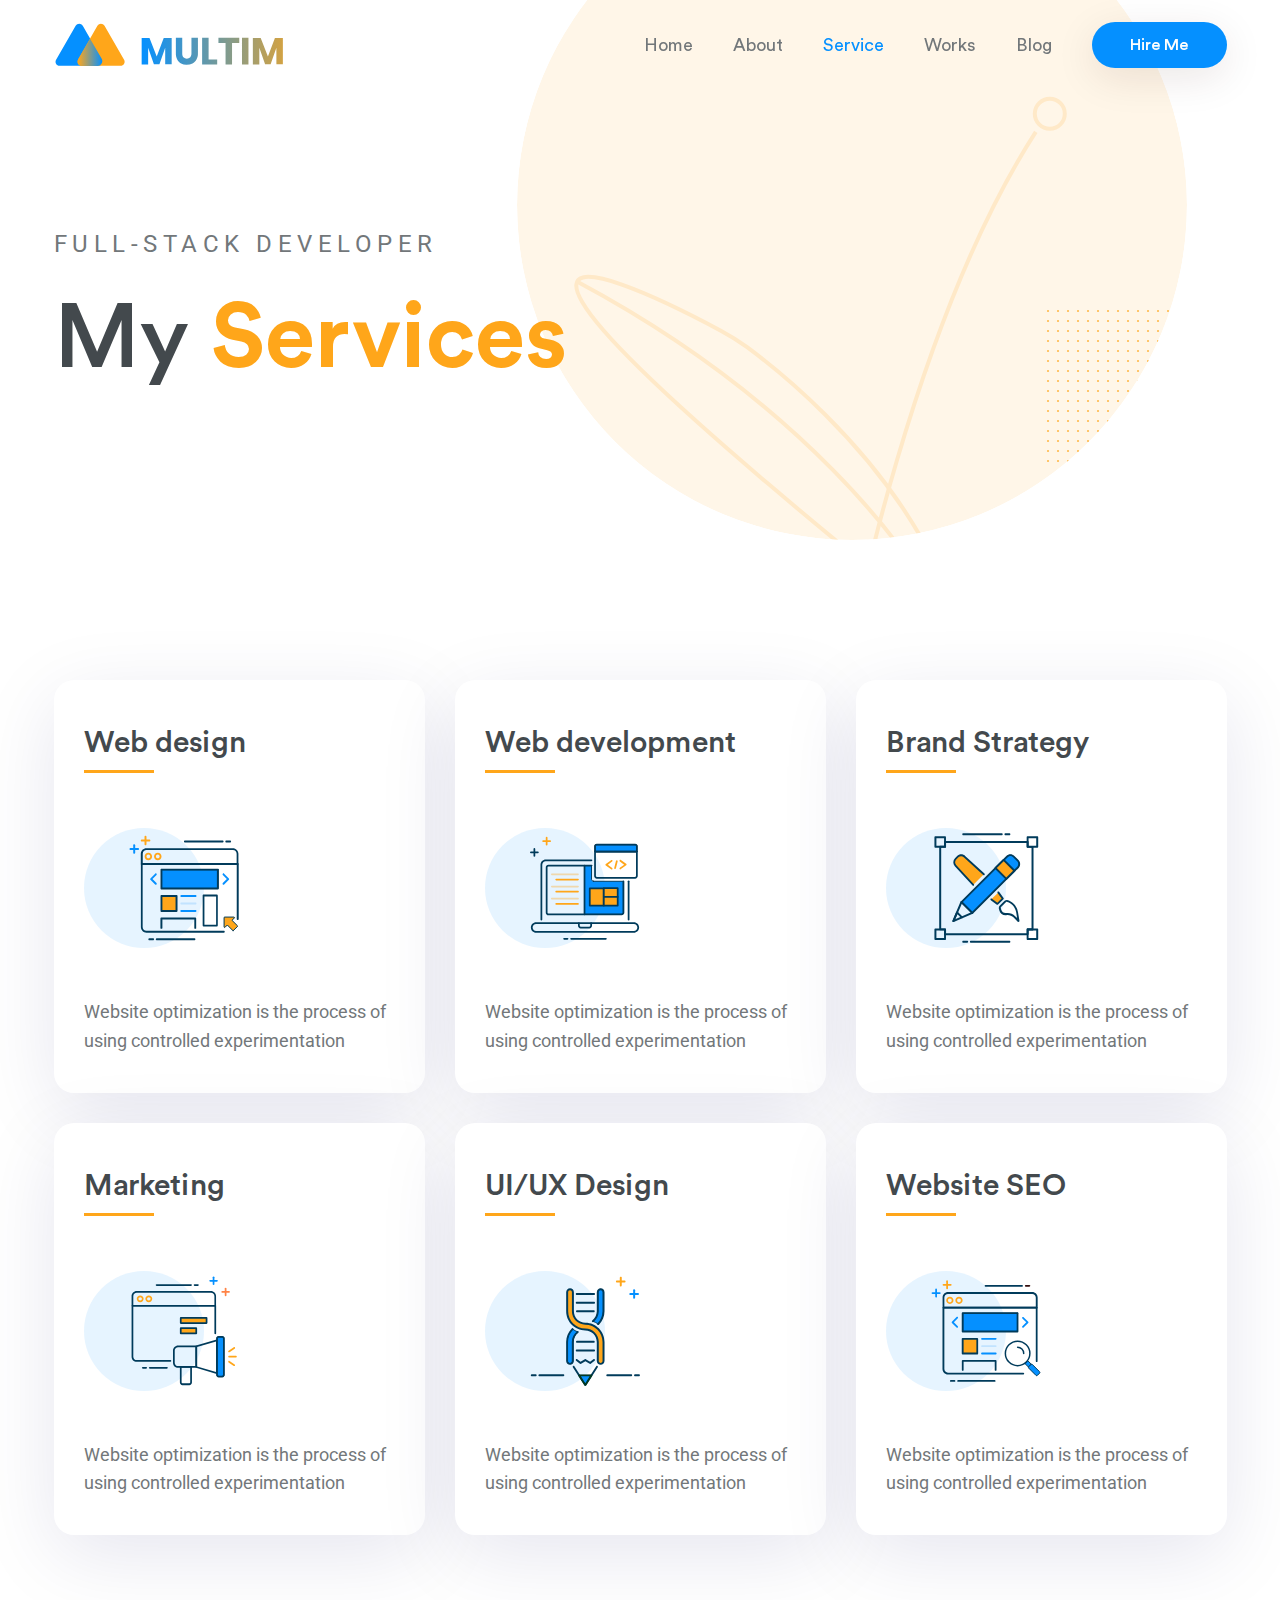
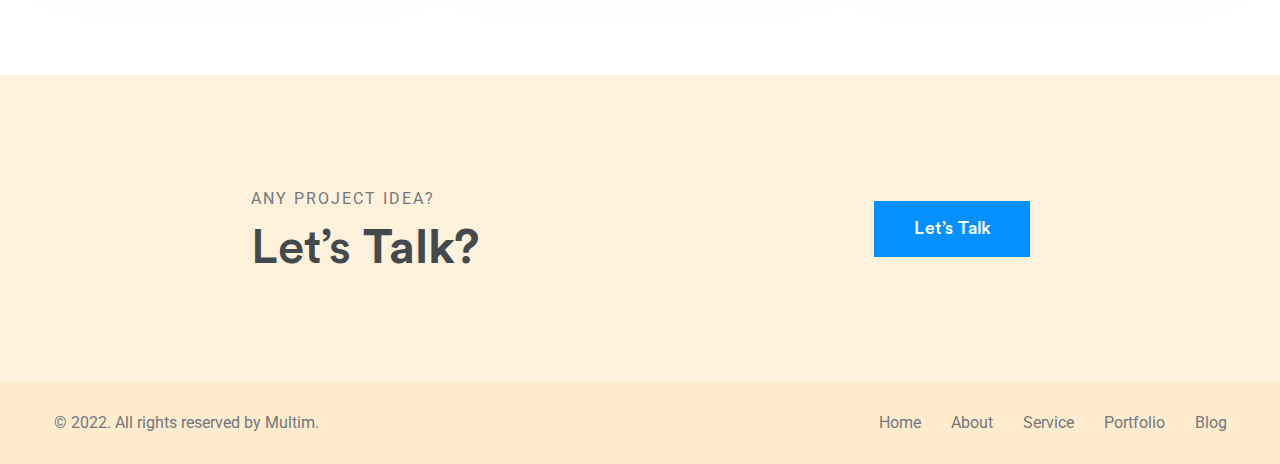
<file: service.html>
<!DOCTYPE html>
<html class="no-js" lang="en">

<head>
  <!-- Meta Tags -->
  <meta charset="utf-8">
  <meta http-equiv="x-ua-compatible" content="ie=edge">
  <meta name="viewport" content="width=device-width, initial-scale=1">
  <meta name="author" content="Laralink">
  <!-- Site Title -->
  <title>Services | Personal Portfolio</title>
  <link rel="stylesheet" href="assets/css/plugins/fontawesome.min.css">
  <link rel="stylesheet" href="assets/css/plugins/bootstrap.min.css">
  <link rel="stylesheet" href="assets/css/plugins/lightgallery.min.css">
  <link rel="stylesheet" href="assets/css/plugins/slick.css">
  <link rel="stylesheet" href="assets/css/plugins/animate.css">
  <link rel="stylesheet" href="assets/css/style.css">
  <!-- Theme Style -->
  <link rel="stylesheet" href="assets/css/theme_4.css">
</head>

<body>
  <!-- Start Preloader -->
  <div class="cs-preloader cs-accent_color cs-white_bg">
    <div class="cs-preloader_bg cs-center cs-accent_4_bg">
      <div class="cs-preloader_in cs-accent_15_border">
        <img src="assets/img/personal-portfolio/logo_mini.svg" alt="Logo">
      </div>
    </div>
  </div>
  <!-- End Preloader -->
  <!-- Start Header Section -->
  <header class="cs-site_header cs-style1 cs-sticky-header cs-primary_font">
    <div class="cs-main_header">
      <div class="container">
        <div class="cs-main_header_in">
          <div class="cs-main_header_left">
            <a class="cs-site_branding" href="index.html"><img src="assets/img/personal-portfolio/logo.svg" alt=""></a>
          </div>
          <div class="cs-main_header_right">
            <div class="cs-nav">
              <ul class="cs-nav_list">
                <li class="menu-item-has-children cs-mega-menu"><a href="index.html">Home</a>
                  <ul class="cs-mega-wrapper">
                    <li class="menu-item-has-children">
                      <a href="#">Column One</a>
                      <ul>
                        <li><a href="../digital-agency/index.html">Digital Agency</a></li>
                        <li><a href="../marketing-agency/index.html">Marketing Agency</a></li>
                        <li><a href="../saas-landing/index.html">SaaS Landing</a></li>
                      </ul>
                    </li>
                    <li class="menu-item-has-children">
                      <a href="#">Column Two</a>
                      <ul>
                        <li><a href="../personal-portfolio/index.html">Personal Portfolio</a></li>
                        <li><a href="../hosting/index.html">Hosting</a></li>
                        <li><a href="../app-landing/index.html">App Landing</a></li>
                      </ul>
                    </li>
                    <li class="menu-item-has-children">
                      <a href="#">Column Three</a>
                      <ul>
                        <li><a href="../design-agency/index.html">Design Agency</a></li>
                        <li><a href="../online-education/index.html">Online Education</a></li>
                        <li><a href="../e-commerce/index.html">E-commerce</a></li>
                      </ul>
                    </li>
                    <li class="menu-item-has-children">
                      <a href="#">Column Four</a>
                      <ul>
                        <li><a href="../restrurant/index.html">Restrurant</a></li>
                        <li><a href="../creative-agency/index.html">Creative Agency</a></li>
                        <li><a href="../event-conference/index.html">Event Conference</a></li>
                      </ul>
                    </li>
                  </ul>
                </li>
                <li><a href="about.html">About</a></li>
                <li class="current-menu-item"><a href="service.html">Service</a></li>
                <li><a href="portfolio.html">Works</a></li>
                <li><a href="blog.html">Blog</a></li>
              </ul>
            </div>
            <div class="cs-toolbox">
              <a href="contact.html" class="cs-toolbox_btn cs-accent_bg cs-white cs-accent_bg_2_hover cs-white_hover cs-rounded"><span>Hire Me</span></a>
            </div>
          </div>
        </div>
      </div>
    </div>
  </header>
  <!-- End Header Section -->

  <!-- Start Hero -->
  <div class="cs-hero cs-style4 cs-type1 cs-center cs-hobble">
    <div class="container">
      <div class="cs-hero_text">
        <div class="cs-hero_subtitle">FULL-STACK DEVELOPER</div>
        <h1 class="cs-hero_title">My <b class="cs-accent_color_2">Services</b></h1>
      </div>
    </div>
    <div class="cs-hero_img_wrap cs-parallax">
      <div class="cs-hero_img_bg">
        <img src="assets/img/personal-portfolio/hero-img-bg1.svg" alt="">
        <div class="cs-hero_img_shape cs-accent_color_2 cs-to_right"></div>
      </div>
    </div>
  </div>
  <!-- End Hero -->

  <!-- Start Service -->
  <div>
    <div class="cs-height_140 cs-height_lg_80"></div>
    <div class="container">
      <div class="row">
        <div class="col-lg-4">
          <div class="cs-icon_box cs-style3 cs-type1">
            <h2 class="cs-icon_box_title">Web design <span class="cs-title_seperator cs-accent_bg_2"></span></h2>
            <div class="cs-icon_box_icon cs-center">
              <svg width="112" height="107" viewBox="0 0 112 107" fill="none" xmlns="http://www.w3.org/2000/svg">
                <path d="M20.6 6.1H13C12.5 6.1 12 5.7 12 5.1C12 4.5 12.4 4.1 13 4.1H20.7C21.2 4.1 21.7 4.5 21.7 5.1C21.7 5.7 21.2 6.1 20.6 6.1Z" fill="#FFA61A"/>
                <path d="M16.8 10C16.3 10 15.8 9.6 15.8 9V1.4C15.8 0.9 16.2 0.4 16.8 0.4C17.4 0.4 17.8 0.8 17.8 1.4V9C17.8 9.5 17.3 10 16.8 10Z" fill="#FFA61A"/>
                <path d="M9.2 14.8H1.5C1 14.8 0.5 14.4 0.5 13.8C0.5 13.2 0.9 12.8 1.5 12.8H9.2C9.7 12.8 10.2 13.2 10.2 13.8C10.2 14.4 9.7 14.8 9.2 14.8Z" fill="#0590FF"/>
                <path d="M5.3 18.6C4.8 18.6 4.3 18.2 4.3 17.6V10C4.3 9.5 4.7 9 5.3 9C5.9 9 6.3 9.4 6.3 10V17.7C6.3 18.2 5.9 18.6 5.3 18.6Z" fill="#0590FF"/>
                <path d="M110.6 30.1H13C12.5 30.1 12 29.7 12 29.1V18.6C12 15.4 14.6 12.9 17.7 12.9H105.7C108.9 12.9 111.4 15.5 111.4 18.6V29.1C111.5 29.6 111.1 30.1 110.6 30.1ZM13.9 28.2H109.6V18.6C109.6 16.5 107.9 14.8 105.8 14.8H17.8C15.7 14.8 14 16.5 14 18.6V28.2H13.9Z" fill="#003B5B"/>
                <path d="M19.7 25.3C17.6 25.3 15.9 23.6 15.9 21.5C15.9 19.4 17.6 17.7 19.7 17.7C21.8 17.7 23.5 19.4 23.5 21.5C23.5 23.6 21.8 25.3 19.7 25.3ZM19.7 19.5C18.6 19.5 17.8 20.4 17.8 21.4C17.8 22.4 18.7 23.3 19.7 23.3C20.7 23.3 21.6 22.4 21.6 21.4C21.6 20.4 20.7 19.5 19.7 19.5Z" fill="#FFA61A"/>
                <path d="M29.3 25.3C27.2 25.3 25.5 23.6 25.5 21.5C25.5 19.4 27.2 17.7 29.3 17.7C31.4 17.7 33.1 19.4 33.1 21.5C33.1 23.6 31.4 25.3 29.3 25.3ZM29.3 19.5C28.2 19.5 27.4 20.4 27.4 21.4C27.4 22.4 28.3 23.3 29.3 23.3C30.3 23.3 31.2 22.4 31.2 21.4C31.2 20.4 30.3 19.5 29.3 19.5Z" fill="#FFA61A"/>
                <path d="M24.5 106.6H20.7C20.2 106.6 19.7 106.2 19.7 105.6C19.7 105 20.1 104.6 20.7 104.6H24.5C25 104.6 25.5 105 25.5 105.6C25.5 106.2 25 106.6 24.5 106.6Z" fill="#003B5B"/>
                <path d="M66.6 106.6H28.3C27.8 106.6 27.3 106.2 27.3 105.6C27.3 105 27.7 104.6 28.3 104.6H66.6C67.1 104.6 67.6 105 67.6 105.6C67.6 106.2 67.1 106.6 66.6 106.6Z" fill="#003B5B"/>
                <path d="M102.9 7.1H99.1C98.6 7.1 98.1 6.7 98.1 6.1C98.1 5.6 98.5 5.1 99.1 5.1H102.9C103.4 5.1 103.9 5.5 103.9 6.1C103.9 6.7 103.5 7.1 102.9 7.1Z" fill="#003B5B"/>
                <path d="M95.3 7.1H57C56.5 7.1 56 6.7 56 6.1C56 5.6 56.4 5.1 57 5.1H95.3C95.8 5.1 96.3 5.5 96.3 6.1C96.2 6.7 95.8 7.1 95.3 7.1Z" fill="#003B5B"/>
                <path d="M96.6 99H17.8C14.6 99 12.1 96.4 12.1 93.3V29.1C12.1 28.6 12.5 28.1 13.1 28.1H110.7C111.2 28.1 111.7 28.5 111.7 29.1V85C111.7 85.5 111.3 86 110.7 86C110.2 86 109.7 85.6 109.7 85V30.1H13.9V93.3C13.9 95.4 15.6 97.1 17.7 97.1H96.5C97 97.1 97.5 97.5 97.5 98.1C97.5 98.7 97.1 99 96.6 99Z" fill="#003B5B"/>
                <path d="M90.5 34.9H33.1V54H90.5V34.9Z" fill="#0590FF" stroke="#003B5B" stroke-miterlimit="10" stroke-linecap="round" stroke-linejoin="round"/>
                <path d="M90.5 54.9H33.1C32.6 54.9 32.1 54.5 32.1 53.9V34.9C32.1 34.4 32.5 33.9 33.1 33.9H90.5C91 33.9 91.5 34.3 91.5 34.9V54C91.5 54.5 91 54.9 90.5 54.9ZM34 53H89.5V35.8H34V53Z" fill="#003B5B"/>
                <path d="M27.3 50.2C27.1 50.2 26.8 50.1 26.6 49.9L21.8 45.1C21.4 44.7 21.4 44.1 21.8 43.7L26.6 38.9C27 38.5 27.6 38.5 28 38.9C28.4 39.3 28.4 39.9 28 40.3L23.9 44.4L28 48.5C28.4 48.9 28.4 49.5 28 49.9C27.8 50.1 27.6 50.2 27.3 50.2Z" fill="#0590FF"/>
                <path d="M96.2 50.2C96 50.2 95.7 50.1 95.5 49.9C95.1 49.5 95.1 48.9 95.5 48.5L99.6 44.4L95.5 40.3C95.1 39.9 95.1 39.3 95.5 38.9C95.9 38.5 96.5 38.5 96.9 38.9L101.7 43.7C102.1 44.1 102.1 44.7 101.7 45.1L96.9 49.9C96.7 50.1 96.5 50.2 96.2 50.2Z" fill="#0590FF"/>
                <path d="M48.4 61.6H33.1V76.9H48.4V61.6Z" fill="#FFA61A"/>
                <path d="M48.4 77.9H33.1C32.6 77.9 32.1 77.5 32.1 76.9V61.6C32.1 61.1 32.5 60.6 33.1 60.6H48.4C48.9 60.6 49.4 61 49.4 61.6V77C49.3 77.5 48.9 77.9 48.4 77.9ZM34 76H47.4V62.6H34V76Z" fill="#003B5B"/>
                <path d="M67.7 62.6H53.3C52.8 62.6 52.3 62.2 52.3 61.6C52.3 61 52.7 60.6 53.3 60.6H67.7C68.2 60.6 68.7 61 68.7 61.6C68.7 62.2 68.2 62.6 67.7 62.6Z" fill="#0590FF"/>
                <g opacity="0.4">
                <path opacity="0.4" d="M67.7 70.3H53.3C52.8 70.3 52.3 69.9 52.3 69.3C52.3 68.8 52.7 68.3 53.3 68.3H67.7C68.2 68.3 68.7 68.7 68.7 69.3C68.6 69.8 68.2 70.3 67.7 70.3Z" fill="#0590FF"/>
                </g>
                <path d="M67.7 77.9H53.3C52.8 77.9 52.3 77.5 52.3 76.9C52.3 76.4 52.7 75.9 53.3 75.9H67.7C68.2 75.9 68.7 76.3 68.7 76.9C68.6 77.5 68.2 77.9 67.7 77.9Z" fill="#0590FF"/>
                <path d="M67.5 95.1C67 95.1 66.5 94.7 66.5 94.1V85.5H34V94.1C34 94.6 33.6 95.1 33 95.1C32.5 95.1 32 94.7 32 94.1V84.5C32 84 32.4 83.5 33 83.5H67.4C67.9 83.5 68.4 83.9 68.4 84.5V94.1C68.5 94.7 68.1 95.1 67.5 95.1Z" fill="#003B5B"/>
                <path d="M97.3 83.7V93.2L100 90.4L106 96.4L109.9 92.4L104 86.5L106.8 83.7H97.3Z" fill="#0590FF" stroke="#003B5B" stroke-miterlimit="10" stroke-linecap="round" stroke-linejoin="round"/>
                <path d="M106 96.9C105.9 96.9 105.7 96.8 105.6 96.7L100.1 91.2L97.7 93.6C97.5 93.8 97.3 93.8 97.1 93.7C96.9 93.6 96.8 93.4 96.8 93.2V83.7C96.8 83.4 97.1 83.1 97.4 83.1H106.9C107.1 83.1 107.3 83.2 107.4 83.4C107.5 83.6 107.4 83.9 107.3 84L104.9 86.4L110.4 91.9C110.6 92.1 110.6 92.5 110.4 92.7L106.4 96.7C106.3 96.9 106.1 96.9 106 96.9Z" fill="#FFA61A" stroke="#003B5B" stroke-miterlimit="10" stroke-linecap="round" stroke-linejoin="round"/>
                <path d="M89.6 92.7H75.9C75.4 92.7 75 92.3 75 91.7V61.1C75 60.6 75.4 60.1 75.9 60.1H89.5C90 60.1 90.4 60.5 90.4 61.1V91.7C90.4 92.3 90 92.7 89.6 92.7ZM76.8 90.8H88.7V62.1H76.8V90.8Z" fill="#003B5B"/>
              </svg>                
              <div class="cs-con_box-shape cs-accent_bg"></div>
            </div>
            <div class="cs-icon_box_subtitle">Website optimization is the process of using controlled experimentation</div>
          </div>
          <div class="cs-height_30 cs-height_lg_30"></div>
        </div>
        <div class="col-lg-4">
          <div class="cs-icon_box cs-style3 cs-type1">
            <h2 class="cs-icon_box_title">Web development <span class="cs-title_seperator cs-accent_bg_2"></span></h2>
            <div class="cs-icon_box_icon cs-center">
              <svg width="113" height="107" viewBox="0 0 113 107" fill="none" xmlns="http://www.w3.org/2000/svg">
                <path d="M65.3 46.6C64.1 46.6 63.2 45.6 63.2 44.4V30.4H56V80.6H94.1C95.1 80.6 95.9 79.8 95.9 78.8V46.6H65.3Z" fill="#0590FF" stroke="#003B5B" stroke-miterlimit="10" stroke-linecap="round" stroke-linejoin="round"/>
                <path d="M106.7 99.5H6.29999C3.29999 99.5 0.899994 97.1 0.899994 94.1C0.899994 91.1 3.29999 88.7 6.29999 88.7H106.7C109.7 88.7 112.1 91.1 112.1 94.1C112.1 97.1 109.6 99.5 106.7 99.5ZM6.29999 90.5C4.29999 90.5 2.69999 92.1 2.69999 94.1C2.69999 96.1 4.29999 97.7 6.29999 97.7H106.7C108.7 97.7 110.3 96.1 110.3 94.1C110.3 92.1 108.7 90.5 106.7 90.5H6.29999Z" fill="#003B5B"/>
                <path d="M61 95H52C50.5 95 49.3 93.8 49.3 92.3V89.6C49.3 89.1 49.7 88.7 50.2 88.7C50.7 88.7 51.1 89.1 51.1 89.6V92.3C51.1 92.8 51.5 93.2 52 93.2H61C61.5 93.2 61.9 92.8 61.9 92.3V89.6C61.9 89.1 62.3 88.7 62.8 88.7C63.3 88.7 63.7 89.1 63.7 89.6V92.3C63.7 93.8 62.5 95 61 95Z" fill="#003B5B"/>
                <path d="M20.7 6.3H13.5C13 6.3 12.6 5.9 12.6 5.4C12.6 4.9 13 4.5 13.5 4.5H20.7C21.2 4.5 21.6 4.9 21.6 5.4C21.6 5.9 21.1 6.3 20.7 6.3Z" fill="#FFA61A"/>
                <path d="M17.1 9.9C16.6 9.9 16.2 9.5 16.2 9V1.8C16.2 1.3 16.6 0.9 17.1 0.9C17.6 0.9 18 1.3 18 1.8V9C18 9.5 17.6 9.9 17.1 9.9Z" fill="#FFA61A"/>
                <path d="M8.1 17.9H0.9C0.4 17.9 0 17.5 0 17C0 16.5 0.4 16.1 0.9 16.1H8.1C8.6 16.1 9 16.5 9 17C9 17.5 8.6 17.9 8.1 17.9Z" fill="#003B5B"/>
                <path d="M4.50001 21.5C4.00001 21.5 3.60001 21.1 3.60001 20.6V13.4C3.60001 12.9 4.00001 12.5 4.50001 12.5C5.00001 12.5 5.40001 12.9 5.40001 13.4V20.6C5.40001 21.1 5.00001 21.5 4.50001 21.5Z" fill="#003B5B"/>
                <path d="M94.1 81.5H18.9C17.4 81.5 16.2 80.3 16.2 78.8V32.3C16.2 30.8 17.4 29.6 18.9 29.6H63.3C63.8 29.6 64.2 30 64.2 30.5C64.2 31 63.8 31.4 63.3 31.4H18.9C18.4 31.4 18 31.8 18 32.3V78.9C18 79.4 18.4 79.8 18.9 79.8H94.2C94.7 79.8 95.1 79.4 95.1 78.9V46.6C95.1 46.1 95.5 45.7 96 45.7C96.5 45.7 96.9 46.1 96.9 46.6V78.9C96.8 80.3 95.6 81.5 94.1 81.5Z" fill="#003B5B"/>
                <path d="M38.6 106.6H35C34.5 106.6 34.1 106.2 34.1 105.7C34.1 105.2 34.5 104.8 35 104.8H38.6C39.1 104.8 39.5 105.2 39.5 105.7C39.5 106.2 39.1 106.6 38.6 106.6Z" fill="#003B5B"/>
                <path d="M78 106.6H42.2C41.7 106.6 41.3 106.2 41.3 105.7C41.3 105.2 41.7 104.8 42.2 104.8H78C78.5 104.8 78.9 105.2 78.9 105.7C78.9 106.2 78.5 106.6 78 106.6Z" fill="#003B5B"/>
                <g opacity="0.6">
                <path opacity="0.6" d="M49.3 52.9H22.4C21.9 52.9 21.5 52.5 21.5 52C21.5 51.5 21.9 51.1 22.4 51.1H49.3C49.8 51.1 50.2 51.5 50.2 52C50.2 52.5 49.8 52.9 49.3 52.9Z" fill="#FFA61A"/>
                </g>
                <path d="M49.3 58.2H26.9C26.4 58.2 26 57.8 26 57.3C26 56.8 26.4 56.4 26.9 56.4H49.3C49.8 56.4 50.2 56.8 50.2 57.3C50.2 57.8 49.8 58.2 49.3 58.2Z" fill="#FFA61A"/>
                <g opacity="0.6">
                <path opacity="0.6" d="M49.3 40.3H22.4C21.9 40.3 21.5 39.9 21.5 39.4C21.5 38.9 21.9 38.5 22.4 38.5H49.3C49.8 38.5 50.2 38.9 50.2 39.4C50.2 39.9 49.8 40.3 49.3 40.3Z" fill="#FFA61A"/>
                </g>
                <path d="M49.3 45.7H26.9C26.4 45.7 26 45.3 26 44.8C26 44.3 26.4 43.9 26.9 43.9H49.3C49.8 43.9 50.2 44.3 50.2 44.8C50.2 45.3 49.8 45.7 49.3 45.7Z" fill="#FFA61A"/>
                <path d="M49.3 70.8H26.9C26.4 70.8 26 70.4 26 69.9C26 69.4 26.4 69 26.9 69H49.3C49.8 69 50.2 69.4 50.2 69.9C50.2 70.4 49.8 70.8 49.3 70.8Z" fill="#FFA61A"/>
                <g opacity="0.6">
                <path opacity="0.6" d="M49.3 65.4H22.4C21.9 65.4 21.5 65 21.5 64.5C21.5 64 21.9 63.6 22.4 63.6H49.3C49.8 63.6 50.2 64 50.2 64.5C50.2 65 49.8 65.4 49.3 65.4Z" fill="#FFA61A"/>
                </g>
                <path d="M109.8 16.1H66.8V10C66.8 9.4 67.2 9 67.8 9H108.8C109.4 9 109.8 9.4 109.8 10V16.1Z" fill="#0590FF" stroke="#350C0C" stroke-miterlimit="10" stroke-linecap="round" stroke-linejoin="round"/>
                <path d="M109.8 17H66.8C66.3 17 65.9 16.6 65.9 16.1V10.7C65.9 9.2 67.1 8 68.6 8H108C109.5 8 110.7 9.2 110.7 10.7V16.1C110.7 16.6 110.3 17 109.8 17ZM67.7 15.2H108.9V10.7C108.9 10.2 108.5 9.8 108 9.8H68.6C68.1 9.8 67.7 10.2 67.7 10.7V15.2V15.2Z" fill="#003B5B"/>
                <path d="M108 43.9H68.6C67.1 43.9 65.9 42.7 65.9 41.2V16.1C65.9 15.6 66.3 15.2 66.8 15.2H109.8C110.3 15.2 110.7 15.6 110.7 16.1V41.2C110.7 42.7 109.5 43.9 108 43.9ZM67.7 17V41.2C67.7 41.7 68.1 42.1 68.6 42.1H108C108.5 42.1 108.9 41.7 108.9 41.2V17H67.7Z" fill="#003B5B"/>
                <path d="M101.3 86.9C100.8 86.9 100.4 86.5 100.4 86V46.6C100.4 46.1 100.8 45.7 101.3 45.7C101.8 45.7 102.2 46.1 102.2 46.6V86C102.2 86.5 101.8 86.9 101.3 86.9Z" fill="#003B5B"/>
                <path d="M11.7 86.9C11.2 86.9 10.8 86.5 10.8 86V29.6C10.8 26.6 13.2 24.2 16.2 24.2H63.2C63.7 24.2 64.1 24.6 64.1 25.1C64.1 25.6 63.7 26 63.2 26H16.2C14.2 26 12.6 27.6 12.6 29.6V86C12.6 86.5 12.2 86.9 11.7 86.9Z" fill="#003B5B"/>
                <path d="M56 81.5C55.5 81.5 55.1 81.1 55.1 80.6V30.5C55.1 30 55.5 29.6 56 29.6C56.5 29.6 56.9 30 56.9 30.5V80.7C56.9 81.1 56.5 81.5 56 81.5Z" fill="#003B5B"/>
                <path d="M83.8 34.5C83.6 34.5 83.4 34.4 83.3 34.3L77.9 30.3C77.7 30.1 77.5 29.9 77.5 29.6C77.5 29.3 77.6 29.1 77.9 28.9L83.3 24.9C83.7 24.6 84.3 24.7 84.6 25.1C84.9 25.5 84.8 26.1 84.4 26.4L80 29.7L84.4 33C84.8 33.3 84.9 33.9 84.6 34.3C84.4 34.4 84.1 34.5 83.8 34.5Z" fill="#FFA61A"/>
                <path d="M92.8 34.5C92.5 34.5 92.3 34.4 92.1 34.1C91.8 33.7 91.9 33.1 92.3 32.8L96.7 29.5L92.3 26.2C91.9 25.9 91.8 25.3 92.1 24.9C92.4 24.5 93 24.4 93.4 24.7L98.8 28.7C99 28.9 99.2 29.1 99.2 29.4C99.2 29.7 99.1 29.9 98.8 30.1L93.4 34.1C93.2 34.4 93 34.5 92.8 34.5Z" fill="#FFA61A"/>
                <path d="M87.4 34C87.3 34 87.3 34 87.2 34C86.7 33.9 86.4 33.4 86.5 32.9L88.3 25.7C88.4 25.2 88.9 24.9 89.4 25C89.9 25.1 90.2 25.6 90.1 26.1L88.3 33.3C88.2 33.8 87.8 34 87.4 34Z" fill="#FFA61A"/>
                <path d="M75.7 53.8H61.4V71.7H75.7V53.8Z" fill="#FFA61A"/>
                <path d="M75.8 72.6H61.4C60.9 72.6 60.5 72.2 60.5 71.7V53.8C60.5 53.3 60.9 52.9 61.4 52.9H75.7C76.2 52.9 76.6 53.3 76.6 53.8V71.7C76.7 72.2 76.3 72.6 75.8 72.6ZM62.3 70.8H74.8V54.7H62.3V70.8Z" fill="#003B5B"/>
                <path d="M90.1 53.8H75.8V62.8H90.1V53.8Z" fill="#FFA61A"/>
                <path d="M90.1 63.6H75.8C75.3 63.6 74.9 63.2 74.9 62.7V53.7C74.9 53.2 75.3 52.8 75.8 52.8H90.1C90.6 52.8 91 53.2 91 53.7V62.7C91 63.2 90.6 63.6 90.1 63.6ZM76.7 61.8H89.2V54.6H76.7V61.8Z" fill="#003B5B"/>
                <path d="M90.1 62.7H75.8V71.7H90.1V62.7Z" fill="#FFA61A"/>
                <path d="M90.1 72.6H75.8C75.3 72.6 74.9 72.2 74.9 71.7V62.7C74.9 62.2 75.3 61.8 75.8 61.8H90.1C90.6 61.8 91 62.2 91 62.7V71.7C91 72.2 90.6 72.6 90.1 72.6ZM76.7 70.8H89.2V63.6H76.7V70.8Z" fill="#003B5B"/>
              </svg>                
              <div class="cs-con_box-shape cs-accent_bg"></div>
            </div>
            <div class="cs-icon_box_subtitle">Website optimization is the process of using controlled experimentation</div>
          </div>
          <div class="cs-height_30 cs-height_lg_30"></div>
        </div>
        <div class="col-lg-4">
          <div class="cs-icon_box cs-style3 cs-type1">
            <h2 class="cs-icon_box_title">Brand Strategy <span class="cs-title_seperator cs-accent_bg_2"></span></h2>
            <div class="cs-icon_box_icon cs-center">
              <svg width="116" height="122" viewBox="0 0 116 122" fill="none" xmlns="http://www.w3.org/2000/svg">
                <path d="M94 98.6C93.7 98.6 93.5 98.5 93.2 98.3L88.7 93.8C86.6 91.7 83.5 90.7 80.6 91.1C77.1 91.6 73.7 89.4 72.8 85.9L72.3 83.9C72 82.8 72.3 81.6 73.1 80.8L78.7 75.2C79.6 74.3 81 74 82.2 74.5L83.4 75C88.8 77.3 92.5 82.1 93.5 87.9L95.1 97.4C95.2 97.9 94.9 98.3 94.5 98.5C94.4 98.5 94.2 98.6 94 98.6ZM82 88.8C85.1 88.8 88.1 90 90.3 92.2L92.5 94.4L91.5 88.2C90.7 83.2 87.4 79 82.7 76.9L81.5 76.4C81.1 76.2 80.6 76.3 80.3 76.6L74.7 82.2C74.4 82.5 74.3 82.9 74.4 83.2L74.9 85.2C75.6 87.6 77.9 89.2 80.4 88.8C80.9 88.8 81.4 88.8 82 88.8Z" fill="#003B5B"/>
                <path d="M21.8 98.7C21.5 98.7 21.3 98.6 21 98.4C20.7 98.1 20.6 97.6 20.8 97.2L29.8 76.1C29.9 75.8 30.2 75.5 30.6 75.5C31 75.4 31.3 75.5 31.6 75.8L43.6 87.8C43.8 88 44 88.4 43.9 88.8C43.8 89.1 43.6 89.4 43.3 89.6L22.2 98.6C22.1 98.7 22 98.7 21.8 98.7ZM31.2 78.4L23.8 95.6L41 88.2L31.2 78.4Z" fill="#003B5B"/>
                <path d="M21.8 98.7C21.7 98.7 21.5 98.7 21.4 98.6C20.9 98.4 20.6 97.7 20.8 97.2L24.9 87.7C25 87.4 25.3 87.1 25.7 87.1C26 87 26.4 87.1 26.7 87.4L32.1 92.8C32.5 93.2 32.5 93.9 32.1 94.3C31.7 94.7 31 94.7 30.6 94.3L26.3 90L22.8 98.1C22.6 98.5 22.2 98.7 21.8 98.7Z" fill="#003B5B"/>
                <path d="M93.4 38.2C95.5 36.1 95.5 32.7 93.4 30.7L88.9 26.2C86.8 24.1 83.4 24.1 81.4 26.2L30.9 76.6L42.9 88.6L93.4 38.2Z" fill="#0590FF" stroke="#003B5B" stroke-miterlimit="10" stroke-linecap="round" stroke-linejoin="round"/>
                <path d="M42.9 89.7C42.6 89.7 42.3 89.6 42.1 89.4L30.1 77.4C29.7 77 29.7 76.3 30.1 75.9L80.5 25.5C83 23 87 23 89.5 25.5L94 30C96.5 32.5 96.5 36.5 94 39L43.7 89.4C43.5 89.6 43.2 89.7 42.9 89.7ZM32.4 76.6L42.9 87.1L92.6 37.4C93.4 36.6 93.8 35.5 93.8 34.4C93.8 33.3 93.4 32.2 92.6 31.4L88.1 26.9C86.4 25.2 83.7 25.2 82.1 26.9L32.4 76.6Z" fill="#003B5B"/>
                <path d="M80.5229 50.9891L89.5737 41.9382L77.553 29.9175L68.5022 38.9684L80.5229 50.9891Z" fill="#FFA61A"/>
                <path d="M80.6 52C80.3 52 80.1 51.9 79.8 51.7L67.8 39.7C67.6 39.5 67.5 39.2 67.5 38.9C67.5 38.6 67.6 38.3 67.8 38.1L76.8 29.1C77.2 28.7 77.9 28.7 78.3 29.1L90.3 41.1C90.5 41.3 90.6 41.6 90.6 41.9C90.6 42.2 90.5 42.5 90.3 42.7L81.3 51.7C81.1 51.9 80.8 52 80.6 52ZM70 38.9L80.5 49.4L88 41.9L77.6 31.4L70 38.9Z" fill="#003B5B"/>
                <path d="M55.6 45.8L34.1 26.1C32 24.2 28.7 24.2 26.7 26.3L24.3 28.7C22.3 30.7 22.2 34 24.2 36L43.9 57.5" fill="#FFA61A"/>
                <path d="M43.9 58.6C43.6 58.6 43.3 58.5 43.1 58.3L23.4 36.8C21.1 34.3 21.2 30.4 23.6 28L26 25.6C28.4 23.1 32.3 23.1 34.9 25.4L56.3 45C56.7 45.4 56.8 46.1 56.4 46.5C56 47 55.3 47 54.9 46.6L33.3 26.9C31.6 25.3 29 25.4 27.4 27L25 29.5C23.4 31.1 23.3 33.7 24.9 35.4L44.6 56.9C45 57.3 45 58 44.5 58.4C44.4 58.5 44.1 58.6 43.9 58.6Z" fill="#003B5B"/>
                <path d="M63.9 73.6L70.7 78.7L76.7 72.6L71.7 65.9" fill="#FFA61A"/>
                <path d="M70.7 79.7C70.5 79.7 70.3 79.6 70.1 79.5L63.3 74.5C62.8 74.1 62.7 73.5 63.1 73C63.5 72.5 64.1 72.4 64.6 72.8L70.6 77.3L75.3 72.6L70.8 66.6C70.5 66 70.6 65.4 71 65C71.5 64.6 72.1 64.7 72.5 65.2L77.5 72C77.8 72.4 77.8 73 77.4 73.4L71.4 79.4C71.2 79.6 71 79.7 70.7 79.7Z" fill="#003B5B"/>
                <path d="M12.6 16.4H1.9C1.3 16.4 0.799999 15.9 0.799999 15.3V4.7C0.799999 4.1 1.3 3.6 1.9 3.6H12.5C13.1 3.6 13.6 4.1 13.6 4.7V15.3C13.7 15.9 13.2 16.4 12.6 16.4ZM3 14.2H11.5V5.7H3V14.2Z" fill="#003B5B"/>
                <path d="M114.8 16.4H104.2C103.6 16.4 103.1 15.9 103.1 15.3V4.7C103.1 4.1 103.6 3.6 104.2 3.6H114.8C115.4 3.6 115.9 4.1 115.9 4.7V15.3C115.9 15.9 115.4 16.4 114.8 16.4ZM105.2 14.2H113.7V5.7H105.2V14.2Z" fill="#003B5B"/>
                <path d="M12.6 118.6H1.9C1.3 118.6 0.799999 118.1 0.799999 117.5V106.9C0.799999 106.3 1.3 105.8 1.9 105.8H12.5C13.1 105.8 13.6 106.3 13.6 106.9V117.5C13.7 118.1 13.2 118.6 12.6 118.6ZM3 116.5H11.5V108H3V116.5Z" fill="#003B5B"/>
                <path d="M114.8 118.6H104.2C103.6 118.6 103.1 118.1 103.1 117.5V106.9C103.1 106.3 103.6 105.8 104.2 105.8H114.8C115.4 105.8 115.9 106.3 115.9 106.9V117.5C115.9 118.1 115.4 118.6 114.8 118.6ZM105.2 116.5H113.7V108H105.2V116.5Z" fill="#003B5B"/>
                <path d="M104.2 113.3H12.6C12 113.3 11.5 112.8 11.5 112.2V107.9H7.2C6.6 107.9 6.1 107.4 6.1 106.8V15.3C6.1 14.7 6.6 14.2 7.2 14.2H11.5V10C11.5 9.4 12 8.9 12.6 8.9H104.2C104.8 8.9 105.3 9.4 105.3 10V14.3H109.6C110.2 14.3 110.7 14.8 110.7 15.4V107C110.7 107.6 110.2 108.1 109.6 108.1H105.3V112.4C105.2 112.8 104.8 113.3 104.2 113.3ZM13.7 111.1H103.1V106.8C103.1 106.2 103.6 105.7 104.2 105.7H108.5V16.4H104.2C103.6 16.4 103.1 15.9 103.1 15.3V11H13.7V15.3C13.7 15.9 13.2 16.4 12.6 16.4H8.3V105.8H12.6C13.2 105.8 13.7 106.3 13.7 106.9V111.1Z" fill="#003B5B"/>
                <path d="M37.1 121.8H32.8C32.2 121.8 31.7 121.3 31.7 120.7C31.7 120.1 32.2 119.6 32.8 119.6H37.1C37.7 119.6 38.2 120.1 38.2 120.7C38.1 121.3 37.7 121.8 37.1 121.8Z" fill="#003B5B"/>
                <path d="M83.9 121.8H41.3C40.7 121.8 40.2 121.3 40.2 120.7C40.2 120.1 40.7 119.6 41.3 119.6H83.9C84.5 119.6 85 120.1 85 120.7C85 121.3 84.5 121.8 83.9 121.8Z" fill="#003B5B"/>
                <path d="M83.9 2.5H79.6C79 2.5 78.5 2 78.5 1.4C78.5 0.799999 79 0.299999 79.6 0.299999H83.9C84.5 0.299999 85 0.799999 85 1.4C85 2 84.5 2.5 83.9 2.5Z" fill="#003B5B"/>
                <path d="M75.4 2.5H32.8C32.2 2.5 31.7 2 31.7 1.4C31.7 0.799999 32.2 0.299999 32.8 0.299999H75.4C76 0.299999 76.5 0.799999 76.5 1.4C76.5 2 76 2.5 75.4 2.5Z" fill="#003B5B"/>
              </svg>                
              <div class="cs-con_box-shape cs-accent_bg"></div>
            </div>
            <div class="cs-icon_box_subtitle">Website optimization is the process of using controlled experimentation</div>
          </div>
          <div class="cs-height_30 cs-height_lg_30"></div>
        </div>
        <div class="col-lg-4">
          <div class="cs-icon_box cs-style3 cs-type1">
            <h2 class="cs-icon_box_title">Marketing <span class="cs-title_seperator cs-accent_bg_2"></span></h2>
            <div class="cs-icon_box_icon cs-center">
              <svg width="111" height="115" viewBox="0 0 111 115" fill="none" xmlns="http://www.w3.org/2000/svg">
                <path d="M68.3 96H49.4C46.4 96 44 93.6 44 90.6V78C44 75 46.4 72.6 49.4 72.6H68.3C68.8 72.6 69.2 73 69.2 73.5V95.1C69.2 95.6 68.8 96 68.3 96ZM49.4 74.4C47.4 74.4 45.8 76 45.8 78V90.6C45.8 92.6 47.4 94.2 49.4 94.2H67.4V74.4H49.4Z" fill="#003B5B"/>
                <path d="M90 102.4C89.9 102.4 89.8 102.4 89.7 102.4L68.1 96C67.7 95.9 67.5 95.5 67.5 95.1V73.5C67.5 73.1 67.8 72.7 68.1 72.6L89.7 66.3C90 66.2 90.3 66.3 90.5 66.4C90.7 66.6 90.9 66.8 90.9 67.1V101.4C90.9 101.7 90.8 102 90.5 102.1C90.3 102.3 90.2 102.4 90 102.4ZM69.2 94.5L89 100.3V68.4L69.2 74.2V94.5Z" fill="#003B5B"/>
                <path d="M61.1 114.1H53.9C52.4 114.1 51.2 112.9 51.2 111.4V95.2C51.2 94.7 51.6 94.3 52.1 94.3H62.9C63.4 94.3 63.8 94.7 63.8 95.2V111.4C63.8 112.9 62.6 114.1 61.1 114.1ZM53 96V111.3C53 111.8 53.4 112.2 53.9 112.2H61.1C61.6 112.2 62 111.8 62 111.3V96H53Z" fill="#003B5B"/>
                <path d="M96.2 105.1H91C90.4 105.1 90 104.7 90 104.1V64.6C90 64 90.4 63.6 91 63.6H96.2C96.8 63.6 97.2 64 97.2 64.6V104.1C97.2 104.6 96.7 105.1 96.2 105.1Z" fill="#0590FF" stroke="#003B5B" stroke-miterlimit="10" stroke-linecap="round" stroke-linejoin="round"/>
                <path d="M95.4 106H91.8C90.3 106 89.1 104.8 89.1 103.3V65.4C89.1 63.9 90.3 62.7 91.8 62.7H95.4C96.9 62.7 98.1 63.9 98.1 65.4V103.3C98.1 104.8 96.9 106 95.4 106ZM91.8 64.5C91.3 64.5 90.9 64.9 90.9 65.4V103.3C90.9 103.8 91.3 104.2 91.8 104.2H95.4C95.9 104.2 96.3 103.8 96.3 103.3V65.4C96.3 64.9 95.9 64.5 95.4 64.5H91.8Z" fill="#003B5B"/>
                <path d="M109.8 85.2H102.6C102.1 85.2 101.7 84.8 101.7 84.3C101.7 83.8 102.1 83.4 102.6 83.4H109.8C110.3 83.4 110.7 83.8 110.7 84.3C110.7 84.8 110.3 85.2 109.8 85.2Z" fill="#FFA61A"/>
                <path d="M102.6 79.8C102.3 79.8 102 79.7 101.8 79.4C101.5 79 101.6 78.4 102.1 78.1L107.5 74.5C107.9 74.2 108.5 74.3 108.8 74.8C109.1 75.2 109 75.8 108.5 76.1L103.1 79.7C102.9 79.8 102.8 79.8 102.6 79.8Z" fill="#FFA61A"/>
                <path d="M108 94.2C107.8 94.2 107.7 94.2 107.5 94L102.1 90.4C101.7 90.1 101.6 89.6 101.8 89.1C102.1 88.7 102.6 88.6 103.1 88.8L108.5 92.4C108.9 92.7 109 93.2 108.8 93.7C108.6 94.1 108.3 94.2 108 94.2Z" fill="#FFA61A"/>
                <path d="M41.3 89.7H6.10001C3.10001 89.7 0.700012 87.3 0.700012 84.3V31.1C0.700012 30.6 1.10001 30.2 1.60001 30.2H88.2C88.7 30.2 89.1 30.6 89.1 31.1V60C89.1 60.5 88.7 60.9 88.2 60.9C87.7 60.9 87.3 60.5 87.3 60V32H2.50001V84.3C2.50001 86.3 4.10001 87.9 6.10001 87.9H41.3C41.8 87.9 42.2 88.3 42.2 88.8C42.2 89.3 41.8 89.7 41.3 89.7Z" fill="#003B5B"/>
                <path d="M88.2 32H1.60001C1.10001 32 0.700012 31.6 0.700012 31.1V21.2C0.700012 18.2 3.10001 15.8 6.10001 15.8H83.6C86.6 15.8 89 18.2 89 21.2V31.1C89.1 31.6 88.7 32 88.2 32ZM2.50001 30.2H87.3V21.2C87.3 19.2 85.7 17.6 83.7 17.6H6.10001C4.10001 17.6 2.50001 19.2 2.50001 21.2V30.2Z" fill="#003B5B"/>
                <path d="M9.70004 27.5C7.70004 27.5 6.10004 25.9 6.10004 23.9C6.10004 21.9 7.70004 20.3 9.70004 20.3C11.7 20.3 13.3 21.9 13.3 23.9C13.3 25.9 11.7 27.5 9.70004 27.5ZM9.70004 22.1C8.70004 22.1 7.90004 22.9 7.90004 23.9C7.90004 24.9 8.70004 25.7 9.70004 25.7C10.7 25.7 11.5 24.9 11.5 23.9C11.5 22.9 10.7 22.1 9.70004 22.1Z" fill="#FFA61A"/>
                <path d="M18.7 27.5C16.7 27.5 15.1 25.9 15.1 23.9C15.1 21.9 16.7 20.3 18.7 20.3C20.7 20.3 22.3 21.9 22.3 23.9C22.3 25.9 20.7 27.5 18.7 27.5ZM18.7 22.1C17.7 22.1 16.9 22.9 16.9 23.9C16.9 24.9 17.7 25.7 18.7 25.7C19.7 25.7 20.5 24.9 20.5 23.9C20.5 22.9 19.7 22.1 18.7 22.1Z" fill="#FFA61A"/>
                <path d="M90 5.90001H82.8C82.3 5.90001 81.9 5.50001 81.9 5.00001C81.9 4.50001 82.3 4.10001 82.8 4.10001H90C90.5 4.10001 90.9 4.50001 90.9 5.00001C90.9 5.50001 90.5 5.90001 90 5.90001Z" fill="#0590FF"/>
                <path d="M86.4 9.5C85.9 9.5 85.5 9.1 85.5 8.6V1.4C85.5 0.9 85.9 0.5 86.4 0.5C86.9 0.5 87.3 0.9 87.3 1.4V8.6C87.3 9.1 86.9 9.5 86.4 9.5Z" fill="#0590FF"/>
                <path d="M102.6 17.6H95.4C94.9 17.6 94.5 17.2 94.5 16.7C94.5 16.2 94.9 15.8 95.4 15.8H102.6C103.1 15.8 103.5 16.2 103.5 16.7C103.5 17.2 103.1 17.6 102.6 17.6Z" fill="#FF8345"/>
                <path d="M99 21.2C98.5 21.2 98.1 20.8 98.1 20.3V13.1C98.1 12.6 98.5 12.2 99 12.2C99.5 12.2 99.9 12.6 99.9 13.1V20.3C99.9 20.8 99.5 21.2 99 21.2Z" fill="#FF8345"/>
                <path d="M16 96.9H12.4C11.9 96.9 11.5 96.5 11.5 96C11.5 95.5 11.9 95.1 12.4 95.1H16C16.5 95.1 16.9 95.5 16.9 96C16.9 96.5 16.5 96.9 16 96.9Z" fill="#003B5B"/>
                <path d="M37.7001 96.9H19.7001C19.2001 96.9 18.8 96.5 18.8 96C18.8 95.5 19.2001 95.1 19.7001 95.1H37.7001C38.2001 95.1 38.6 95.5 38.6 96C38.6 96.5 38.2001 96.9 37.7001 96.9Z" fill="#003B5B"/>
                <path d="M70.1 10.4H66.5C66 10.4 65.6 10 65.6 9.50001C65.6 9.00001 66 8.60001 66.5 8.60001H70.1C70.6 8.60001 71 9.00001 71 9.50001C71 10 70.6 10.4 70.1 10.4Z" fill="#003B5B"/>
                <path d="M62.9 10.4H26.8C26.3 10.4 25.9 10 25.9 9.50001C25.9 9.00001 26.3 8.60001 26.8 8.60001H62.9C63.4 8.60001 63.8 9.00001 63.8 9.50001C63.8 10 63.4 10.4 62.9 10.4Z" fill="#003B5B"/>
                <path d="M79.1 43.7H52.1V49.1H79.1V43.7Z" fill="#FFA61A"/>
                <path d="M79.1 50.1H52.1C51.6 50.1 51.2 49.7 51.2 49.2V43.8C51.2 43.3 51.6 42.9 52.1 42.9H79.1C79.6 42.9 80 43.3 80 43.8V49.2C80 49.7 79.6 50.1 79.1 50.1ZM53 48.3H78.2V44.7H53V48.3Z" fill="#003B5B"/>
                <path d="M68.3 54.6H52.1V60H68.3V54.6Z" fill="#FFA61A"/>
                <path d="M68.3 60.9H52.1C51.6 60.9 51.2 60.5 51.2 60V54.6C51.2 54.1 51.6 53.7 52.1 53.7H68.3C68.8 53.7 69.2 54.1 69.2 54.6V60C69.2 60.5 68.8 60.9 68.3 60.9ZM53 59.1H67.4V55.5H53V59.1Z" fill="#003B5B"/>
              </svg>                               
              <div class="cs-con_box-shape cs-accent_bg"></div>
            </div>
            <div class="cs-icon_box_subtitle">Website optimization is the process of using controlled experimentation</div>
          </div>
          <div class="cs-height_30 cs-height_lg_30"></div>
        </div>
        <div class="col-lg-4">
          <div class="cs-icon_box cs-style3 cs-type1">
            <h2 class="cs-icon_box_title">UI/UX Design <span class="cs-title_seperator cs-accent_bg_2"></span></h2>
            <div class="cs-icon_box_icon cs-center">
              <svg width="111" height="111" viewBox="0 0 111 111" fill="none" xmlns="http://www.w3.org/2000/svg">
                <path d="M64.5001 19.2H47.2001C46.7001 19.2 46.2001 18.8 46.2001 18.2C46.2001 17.6 46.6001 17.2 47.2001 17.2H64.6001C65.1001 17.2 65.6001 17.6 65.6001 18.2C65.6001 18.8 65.1001 19.2 64.5001 19.2Z" fill="#003B5B"/>
                <path d="M64.5001 27.9H47.2001C46.7001 27.9 46.2001 27.5 46.2001 26.9C46.2001 26.3 46.6001 25.9 47.2001 25.9H64.6001C65.1001 25.9 65.6001 26.3 65.6001 26.9C65.6001 27.5 65.1001 27.9 64.5001 27.9Z" fill="#003B5B"/>
                <path d="M64.3 36.6H47.4C46.9 36.6 46.4 36.2 46.4 35.6C46.4 35 46.8 34.6 47.4 34.6H64.3C64.8 34.6 65.3 35 65.3 35.6C65.3 36.2 64.9 36.6 64.3 36.6Z" fill="#003B5B"/>
                <path d="M64.3 67.4H47.4C46.9 67.4 46.4 67 46.4 66.4C46.4 65.8 46.8 65.4 47.4 65.4H64.3C64.8 65.4 65.3 65.8 65.3 66.4C65.3 67 64.9 67.4 64.3 67.4Z" fill="#003B5B"/>
                <path d="M64.5001 76.1H47.2001C46.7001 76.1 46.2001 75.7 46.2001 75.1C46.2001 74.5 46.6001 74.1 47.2001 74.1H64.6001C65.1001 74.1 65.6001 74.5 65.6001 75.1C65.6001 75.7 65.1001 76.1 64.5001 76.1Z" fill="#003B5B"/>
                <path d="M51 88.7C50.8 88.7 50.6 88.6 50.4 88.5L46.5 85.6C46.1 85.3 46 84.7 46.3 84.2C46.6 83.8 47.2 83.7 47.7 84L51 86.5L55.3 83.9C55.6 83.7 56 83.7 56.3 83.9L60.6 86.5L64 84C64.4 83.7 65 83.8 65.4 84.2C65.7 84.6 65.6 85.2 65.2 85.6L61.3 88.5C61 88.7 60.6 88.8 60.2 88.6L55.9 86L51.6 88.6C51.4 88.6 51.2 88.7 51 88.7Z" fill="#003B5B"/>
                <path d="M71.3 88.7C69.7 88.7 68.4 87.4 68.4 85.8V66.5C68.4 59.6 62.8 54 55.9 54C45.8 54 37.6 45.8 37.6 35.7V16.3C37.6 14.7 38.9 13.4 40.5 13.4C42.1 13.4 43.4 14.7 43.4 16.3V35.6C43.4 42.5 49 48.1 55.9 48.1C66 48.1 74.2 56.3 74.2 66.4V85.7C74.2 87.4 72.9 88.7 71.3 88.7Z" fill="#FFA61A"/>
                <path d="M71.3 89.6C69.2 89.6 67.4 87.9 67.4 85.7V66.5C67.4 60.1 62.2 54.9 55.8 54.9C45.2 54.9 36.5 46.2 36.5 35.6V16.3C36.5 14.2 38.2 12.4 40.4 12.4C42.5 12.4 44.3 14.1 44.3 16.3V35.6C44.3 42 49.5 47.2 55.9 47.2C66.5 47.2 75.2 55.9 75.2 66.5V85.8C75.1 87.9 73.4 89.6 71.3 89.6ZM40.4 14.4C39.3 14.4 38.5 15.3 38.5 16.3V35.6C38.5 45.2 46.3 53 55.9 53C63.3 53 69.4 59.1 69.4 66.5V85.8C69.4 86.9 70.3 87.7 71.3 87.7C72.4 87.7 73.2 86.8 73.2 85.8V66.5C73.2 56.9 65.4 49.1 55.8 49.1C48.4 49.1 42.3 43 42.3 35.6V16.3C42.3 15.2 41.5 14.4 40.4 14.4Z" fill="#003B5B"/>
                <path d="M68.8 48.5C72.1 45.2 74.1 40.6 74.1 35.6V16.3C74.1 14.7 72.8 13.4 71.2 13.4C69.6 13.4 68.3 14.7 68.3 16.3V35.6C68.3 39.7 66.3 43.3 63.3 45.6C65.3 46.3 67.2 47.3 68.8 48.5Z" fill="#0590FF" stroke="#003B5B" stroke-miterlimit="10" stroke-linecap="round" stroke-linejoin="round"/>
                <path d="M42.9001 53.5C39.6001 56.8 37.6001 61.4 37.6001 66.4V85.7C37.6001 87.3 38.9001 88.6 40.5001 88.6C42.1001 88.6 43.4001 87.3 43.4001 85.7V66.5C43.4001 62.4 45.4001 58.8 48.4001 56.5C46.4001 55.7 44.5001 54.8 42.9001 53.5Z" fill="#0590FF" stroke="#003B5B" stroke-miterlimit="10" stroke-linecap="round" stroke-linejoin="round"/>
                <path d="M68.8001 49.5C68.6001 49.5 68.3001 49.4 68.1001 49.2C67.7001 48.8 67.7001 48.2 68.1001 47.8C71.4001 44.5 73.2001 40.2 73.2001 35.6V16.3C73.2001 15.2 72.3001 14.4 71.3001 14.4C70.2001 14.4 69.4001 15.3 69.4001 16.3V35.6C69.4001 39.9 67.4001 43.8 64.0001 46.4C63.6001 46.7 63.0001 46.6 62.6001 46.2C62.3001 45.8 62.4001 45.2 62.8001 44.8C65.8001 42.6 67.4001 39.2 67.4001 35.6V16.3C67.4001 14.2 69.1001 12.4 71.3001 12.4C73.4001 12.4 75.2001 14.1 75.2001 16.3V35.6C75.2001 40.7 73.2001 45.6 69.6001 49.2C69.3001 49.4 69.1001 49.5 68.8001 49.5Z" fill="#003B5B"/>
                <path d="M40.4 89.6C38.3 89.6 36.5 87.9 36.5 85.7V66.5C36.5 61.4 38.5 56.5 42.1 52.9C42.5 52.5 43.1 52.5 43.5 52.9C43.9 53.3 43.9 53.9 43.5 54.3C40.2 57.6 38.4 61.9 38.4 66.5V85.8C38.4 86.9 39.3 87.7 40.3 87.7C41.4 87.7 42.2 86.8 42.2 85.8V66.5C42.2 62.2 44.2 58.3 47.6 55.7C48 55.4 48.6 55.5 49 55.9C49.3 56.3 49.2 56.9 48.8 57.3C45.8 59.5 44.2 62.9 44.2 66.5V85.8C44.3 87.9 42.5 89.6 40.4 89.6Z" fill="#003B5B"/>
                <path d="M55.8 110.8C55.5 110.8 55.2 110.6 55 110.4L43.2 92C42.9 91.6 43 91 43.5 90.7C44 90.4 44.5 90.5 44.8 91L55.8 108.2L66.8 91C67.1 90.6 67.7 90.4 68.1 90.7C68.5 91 68.7 91.6 68.4 92L56.6 110.4C56.5 110.7 56.2 110.8 55.8 110.8Z" fill="#003B5B"/>
                <path d="M5.70005 101.2H1.80005C1.30005 101.2 0.800049 100.8 0.800049 100.2C0.800049 99.6 1.20005 99.2 1.80005 99.2H5.70005C6.20005 99.2 6.70005 99.6 6.70005 100.2C6.70005 100.8 6.20005 101.2 5.70005 101.2Z" fill="#003B5B"/>
                <path d="M33.7 101.2H9.5C9 101.2 8.5 100.8 8.5 100.2C8.5 99.6 8.9 99.2 9.5 99.2H33.6C34.1 99.2 34.6 99.6 34.6 100.2C34.6 100.8 34.2 101.2 33.7 101.2Z" fill="#003B5B"/>
                <path d="M109.9 101.2H106C105.5 101.2 105 100.8 105 100.2C105 99.6 105.4 99.2 106 99.2H109.9C110.4 99.2 110.9 99.6 110.9 100.2C110.9 100.8 110.4 101.2 109.9 101.2Z" fill="#003B5B"/>
                <path d="M102.2 101.2H78C77.5 101.2 77 100.8 77 100.2C77 99.6 77.4 99.2 78 99.2H102.1C102.6 99.2 103.1 99.6 103.1 100.2C103.1 100.8 102.7 101.2 102.2 101.2Z" fill="#003B5B"/>
                <path d="M95.4001 6.59998H87.7001C87.2001 6.59998 86.7001 6.19998 86.7001 5.59998C86.7001 5.09998 87.1001 4.59998 87.7001 4.59998H95.4001C95.9001 4.59998 96.4001 4.99998 96.4001 5.59998C96.4001 6.19998 95.9001 6.59998 95.4001 6.59998Z" fill="#FFA61A"/>
                <path d="M91.6001 10.5C91.1001 10.5 90.6001 10.1 90.6001 9.49999V1.79999C90.6001 1.29999 91.0001 0.799988 91.6001 0.799988C92.2001 0.799988 92.6001 1.19999 92.6001 1.79999V9.49999C92.5001 10.1 92.1001 10.5 91.6001 10.5Z" fill="#FFA61A"/>
                <path d="M108.9 19.2H101.2C100.7 19.2 100.2 18.8 100.2 18.2C100.2 17.6 100.6 17.2 101.2 17.2H108.9C109.4 17.2 109.9 17.6 109.9 18.2C109.9 18.8 109.5 19.2 108.9 19.2Z" fill="#0590FF"/>
                <path d="M105.1 23C104.6 23 104.1 22.6 104.1 22V14.3C104.1 13.8 104.5 13.3 105.1 13.3C105.7 13.3 106.1 13.7 106.1 14.3V22C106 22.6 105.6 23 105.1 23Z" fill="#0590FF"/>
                <path d="M49.7001 100.2L55.8001 109.9L62.0001 100.2H49.7001Z" fill="#0590FF" stroke="#003B5B" stroke-miterlimit="10" stroke-linecap="round" stroke-linejoin="round"/>
                <path d="M55.8 110.8C55.5 110.8 55.2 110.6 55 110.4L48.8 100.8C48.6 100.5 48.6 100.1 48.8 99.8C49 99.5 49.3 99.3 49.6 99.3H62C62.4 99.3 62.7 99.5 62.8 99.8C63 100.1 63 100.5 62.8 100.8L56.6 110.4C56.5 110.7 56.2 110.8 55.8 110.8ZM51.4 101.2L55.8 108.1L60.2 101.2H51.4Z" fill="#013823"/>
              </svg>                               
              <div class="cs-con_box-shape cs-accent_bg"></div>
            </div>
            <div class="cs-icon_box_subtitle">Website optimization is the process of using controlled experimentation</div>
          </div>
          <div class="cs-height_30 cs-height_lg_30"></div>
        </div>
        <div class="col-lg-4">
          <div class="cs-icon_box cs-style3 cs-type1">
            <h2 class="cs-icon_box_title">Website SEO <span class="cs-title_seperator cs-accent_bg_2"></span></h2>
            <div class="cs-icon_box_icon cs-center">
              <svg width="112" height="105" viewBox="0 0 112 105" fill="none" xmlns="http://www.w3.org/2000/svg">
                <path d="M97 84.1C96.5 84.6 96 85 95.4 85.4L99.2 89.2L102.1 86.3L98.3 82.5C98 83 97.5 83.6 97 84.1Z" fill="#0590FF" stroke="#003B5B" stroke-miterlimit="10" stroke-linecap="round" stroke-linejoin="round"/>
                <path d="M97 66.5C92.1 61.6 84.3 61.6 79.4 66.5C74.5 71.4 74.5 79.2 79.4 84.1C84.3 89 92.1 89 97 84.1C101.9 79.2 101.9 71.3 97 66.5Z" stroke="#003B5B" stroke-width="1.5" stroke-miterlimit="10" stroke-linecap="round" stroke-linejoin="round"/>
                <path d="M101.8 86.6L99.5 88.9C99.1 89.3 99.1 89.9 99.5 90.3L106.9 97.7C107.3 98.1 107.9 98.1 108.3 97.7L110.6 95.4C111 95 111 94.4 110.6 94L103.2 86.6C102.9 86.2 102.2 86.2 101.8 86.6Z" fill="#0590FF" stroke="#003B5B" stroke-miterlimit="10" stroke-linecap="round" stroke-linejoin="round"/>
                <path d="M88.2 69.1C91.6 69.1 94.4 71.9 94.4 75.3" stroke="#003B5B" stroke-width="1.5" stroke-miterlimit="10" stroke-linecap="round" stroke-linejoin="round"/>
                <path d="M20.0999 6.40001H12.6999C12.1999 6.40001 11.7999 6.00001 11.7999 5.50001C11.7999 5.00001 12.1999 4.60001 12.6999 4.60001H20.0999C20.5999 4.60001 20.9999 5.00001 20.9999 5.50001C20.9999 6.00001 20.5999 6.40001 20.0999 6.40001Z" fill="#FFA61A"/>
                <path d="M16.4 10.1C15.9 10.1 15.5 9.7 15.5 9.2V1.79999C15.5 1.29999 15.9 0.899994 16.4 0.899994C16.9 0.899994 17.3 1.29999 17.3 1.79999V9.2C17.3 9.7 16.9 10.1 16.4 10.1Z" fill="#FFA61A"/>
                <path d="M8.99998 14.8H1.49998C0.999976 14.8 0.599976 14.4 0.599976 13.9C0.599976 13.4 0.999976 13 1.49998 13H8.99998C9.49998 13 9.89997 13.4 9.89997 13.9C9.89997 14.4 9.49998 14.8 8.99998 14.8Z" fill="#0590FF"/>
                <path d="M5.19993 18.5C4.69993 18.5 4.29993 18.1 4.29993 17.6V10.2C4.29993 9.69999 4.69993 9.29999 5.19993 9.29999C5.69993 9.29999 6.09993 9.69999 6.09993 10.2V17.6C6.19993 18.1 5.69993 18.5 5.19993 18.5Z" fill="#0590FF"/>
                <path d="M107.7 29.7H12.6999C12.1999 29.7 11.7999 29.3 11.7999 28.8V18.5C11.7999 15.4 14.2999 12.9 17.3999 12.9H103C106.1 12.9 108.6 15.4 108.6 18.5V28.7C108.6 29.3 108.2 29.7 107.7 29.7ZM13.5999 27.8H106.7V18.5C106.7 16.4 105 14.8 103 14.8H17.2999C15.1999 14.8 13.5999 16.5 13.5999 18.5V27.8Z" fill="#003B5B"/>
                <path d="M19.2 25C17.1 25 15.5 23.3 15.5 21.3C15.5 19.3 17.2 17.6 19.2 17.6C21.2 17.6 22.9 19.3 22.9 21.3C22.9 23.3 21.3 25 19.2 25ZM19.2 19.5C18.2 19.5 17.3 20.3 17.3 21.4C17.3 22.4 18.1 23.3 19.2 23.3C20.3 23.3 21.1 22.5 21.1 21.4C21.1 20.3 20.2 19.5 19.2 19.5Z" fill="#FFA61A"/>
                <path d="M28.4999 25C26.3999 25 24.7999 23.3 24.7999 21.3C24.7999 19.3 26.4999 17.6 28.4999 17.6C30.5999 17.6 32.1999 19.3 32.1999 21.3C32.1999 23.3 30.5999 25 28.4999 25ZM28.4999 19.5C27.4999 19.5 26.5999 20.3 26.5999 21.4C26.5999 22.4 27.3999 23.3 28.4999 23.3C29.4999 23.3 30.3999 22.5 30.3999 21.4C30.3999 20.3 29.4999 19.5 28.4999 19.5Z" fill="#FFA61A"/>
                <path d="M23.8999 104.2H20.1999C19.6999 104.2 19.2999 103.8 19.2999 103.3C19.2999 102.8 19.6999 102.4 20.1999 102.4H23.8999C24.3999 102.4 24.7999 102.8 24.7999 103.3C24.7999 103.8 24.3999 104.2 23.8999 104.2Z" fill="#003B5B"/>
                <path d="M64.8 104.2H27.5999C27.0999 104.2 26.7 103.8 26.7 103.3C26.7 102.8 27.0999 102.4 27.5999 102.4H64.8C65.3 102.4 65.6999 102.8 65.6999 103.3C65.7999 103.8 65.3 104.2 64.8 104.2Z" fill="#003B5B"/>
                <path d="M100.2 7.40001H96.5C96 7.40001 95.6 7.00001 95.6 6.50001C95.6 6.00001 96 5.60001 96.5 5.60001H100.2C100.7 5.60001 101.1 6.00001 101.1 6.50001C101.1 6.90001 100.7 7.40001 100.2 7.40001Z" fill="#350C0C"/>
                <path d="M92.8 7.40001H55.5C55 7.40001 54.6 7.00001 54.6 6.50001C54.6 6.00001 55 5.60001 55.5 5.60001H92.7C93.2 5.60001 93.6 6.00001 93.6 6.50001C93.7 6.90001 93.3 7.40001 92.8 7.40001Z" fill="#003B5B"/>
                <path d="M94 96.7H17.2999C14.1999 96.7 11.7 94.2 11.7 91.1V28.8C11.7 28.3 12.1 27.9 12.6 27.9H107.6C108.1 27.9 108.5 28.3 108.5 28.8V83.2C108.5 83.7 108.1 84.1 107.6 84.1C107.1 84.1 106.7 83.7 106.7 83.2V29.7H13.6V91.2C13.6 93.3 15.2999 94.9 17.2999 94.9H94C94.5 94.9 94.8999 95.3 94.8999 95.8C94.8999 96.3 94.6 96.7 94 96.7Z" fill="#003B5B"/>
                <path d="M88.0999 34.4H32.2V53H88.0999V34.4Z" fill="#0590FF" stroke="#003B5B" stroke-miterlimit="10" stroke-linecap="round" stroke-linejoin="round"/>
                <path d="M88.0999 53.9H32.1999C31.6999 53.9 31.2999 53.5 31.2999 53V34.4C31.2999 33.9 31.6999 33.5 32.1999 33.5H88.0999C88.5999 33.5 88.9999 33.9 88.9999 34.4V53C88.9999 53.5 88.5999 53.9 88.0999 53.9ZM33.1999 52H87.1999V35.3H33.1999V52Z" fill="#003B5B"/>
                <path d="M26.7 49.3C26.5 49.3 26.2 49.2 26 49L21.3 44.3C20.9 43.9 20.9 43.3 21.3 43L26 38.3C26.4 37.9 27 37.9 27.3 38.3C27.6 38.7 27.7 39.3 27.3 39.6L23.3 43.6L27.3 47.6C27.7 48 27.7 48.6 27.3 48.9C27.1 49.2 26.9 49.3 26.7 49.3Z" fill="#0590FF"/>
                <path d="M93.6999 49.3C93.4999 49.3 93.2 49.2 93 49C92.6 48.6 92.6 48 93 47.7L97 43.7L93 39.7C92.6 39.3 92.6 38.7 93 38.4C93.4 38.1 94 38 94.3 38.4L99 43C99.4 43.4 99.4 44 99 44.3L94.3 49C94.2 49.2 93.8999 49.3 93.6999 49.3Z" fill="#0590FF"/>
                <path d="M47.0999 60.4H32.2V75.3H47.0999V60.4Z" fill="#FFA61A"/>
                <path d="M47.0999 76.3H32.1999C31.6999 76.3 31.2999 75.9 31.2999 75.4V60.4C31.2999 59.9 31.6999 59.5 32.1999 59.5H47.0999C47.5999 59.5 47.9999 59.9 47.9999 60.4V75.3C48.0999 75.8 47.5999 76.3 47.0999 76.3ZM33.1999 74.4H46.1999V61.4H33.1999V74.4Z" fill="#003B5B"/>
                <path d="M65.9 61.4H51.9C51.4 61.4 51 61 51 60.5C51 60 51.4 59.6 51.9 59.6H65.9C66.4 59.6 66.8 60 66.8 60.5C66.8 60.9 66.4 61.4 65.9 61.4Z" fill="#0590FF"/>
                <g opacity="0.4">
                <path opacity="0.4" d="M65.9 68.8H51.9C51.4 68.8 51 68.4 51 67.9C51 67.4 51.4 67 51.9 67H65.9C66.4 67 66.8 67.4 66.8 67.9C66.8 68.4 66.4 68.8 65.9 68.8Z" fill="#0590FF"/>
                </g>
                <path d="M65.9 76.3H51.9C51.4 76.3 51 75.9 51 75.4C51 74.9 51.4 74.5 51.9 74.5H65.9C66.4 74.5 66.8 74.9 66.8 75.4C66.8 75.9 66.4 76.3 65.9 76.3Z" fill="#0590FF"/>
                <path d="M65.8 93C65.3 93 64.9 92.6 64.9 92.1V83.7H33.2V92.1C33.2 92.6 32.8 93 32.3 93C31.8 93 31.4 92.6 31.4 92.1V82.8C31.4 82.3 31.8 81.9 32.3 81.9H65.8C66.3 81.9 66.7 82.3 66.7 82.8V92.1C66.7 92.6 66.3 93 65.8 93Z" fill="#003B5B"/>
              </svg>                              
              <div class="cs-con_box-shape cs-accent_bg"></div>
            </div>
            <div class="cs-icon_box_subtitle">Website optimization is the process of using controlled experimentation</div>
          </div>
          <div class="cs-height_30 cs-height_lg_30"></div>
        </div>
      </div>
    </div>
    <div class="cs-height_110 cs-height_lg_50"></div>
  </div>
  <!-- End Service -->

  <!-- Footer Section -->
  <footer class="cs-footer cs-style2 cs-accent_15_bg_2">
    <div class="container">
      <div class="cs-cta cs-style2">
        <div class="cs-cta_text">
          <div class="cs-cta_subtitle cs-normal">Any project idea?</div>
          <h2 class="cs-cta_title">Let’s <b class="cs-bold">Talk?</b></h2>
        </div>
        <div class="cs-cta_btn">
          <a href="contact.html" class="cs-btn cs-style2 cs-btn_lg cs-accent_bg cs-medium rounded-0 cs-primary_font">Let’s Talk</a>
        </div>
      </div>
    </div>
    <div class="cs-copyright cs-accent_7_bg_2">
      <div class="container">
        <div class="cs-copyright_in">© 2022. All rights reserved by Multim.</div>
        <div class="cs-footer_item widget_nav_menu">
          <ul class="menu">
            <li><a href="index.html">Home</a></li>
            <li><a href="#">About</a></li>
            <li><a href="#">Service</a></li>
            <li><a href="#">Portfolio</a></li>
            <li><a href="#">Blog</a></li>
          </ul>
        </div>
      </div>
    </div>
  </footer>
  <!-- Footer Section -->

  <!-- Start Video Popup -->
  <div class="cs-video_popup">
    <div class="cs-video_popup_overlay"></div>
    <div class="cs-video_popup_content">
      <div class="cs-video_popup_layer"></div>
      <div class="cs-video_popup_container">
        <div class="cs-video_popup_align">
          <div class="embed-responsive embed-responsive-16by9">
            <iframe class="embed-responsive-item" src="about:blank"></iframe>
          </div>
        </div>
        <div class="cs-video_popup_close"></div>
      </div>
    </div>
  </div>
  <!-- End Video Popup -->

  <!-- Script -->
  <script src="assets/js/plugins/jquery-3.6.0.min.js"></script>
  <script src="assets/js/plugins/isotope.pkg.min.js"></script>
  <script src="assets/js/plugins/jquery.slick.min.js"></script>
  <script src="assets/js/plugins/lightgallery.min.js"></script>
  <script src="assets/js/plugins/jquery.counter.min.js"></script>
  <script src="assets/js/plugins/wow.min.js"></script>
  <script src="assets/js/main.js"></script>
</body>
</html>
</file>
<file: assets/css/plugins/lightgallery.min.css>
.lg-sub-html,
.lg-toolbar {
  background-color: transparent;
}
@font-face {
  font-family: lg;
  src: url(../../fonts/lg.eot?n1z373);
  src: url(../../fonts/lg.eot?#iefixn1z373) format("embedded-opentype"),
    url(../../fonts/lg.woff?n1z373) format("woff"),
    url(../../fonts/lg.ttf?n1z373) format("truetype"),
    url(../../fonts/lg.svg?n1z373#lg) format("svg");
  font-weight: 400;
  font-style: normal;
}
.lg-icon {
  font-family: lg;
  speak: none;
  font-style: normal;
  font-weight: 400;
  font-variant: normal;
  text-transform: none;
  line-height: 1;
  -webkit-font-smoothing: antialiased;
  -moz-osx-font-smoothing: grayscale;
}
.lg-actions .lg-next,
.lg-actions .lg-prev {
  background-color: transparent;
  border-radius: 2px;
  color: #111;
  cursor: pointer;
  display: block;
  font-size: 22px;
  margin-top: -10px;
  padding: 8px 10px 9px;
  position: absolute;
  top: 50%;
  z-index: 1080;
  border: none;
  outline: 0;
}
.lg-actions .lg-next.disabled,
.lg-actions .lg-prev.disabled {
  pointer-events: none;
  opacity: 0.5;
}
.lg-actions .lg-next:hover,
.lg-actions .lg-prev:hover {
  color: rgba(17, 17, 17, 0.7);
}
.lg-actions .lg-next {
  right: 20px;
}
.lg-actions .lg-next:before {
  content: "\e095";
}
.lg-actions .lg-prev {
  left: 20px;
}
.lg-actions .lg-prev:after {
  content: "\e094";
}
@-webkit-keyframes lg-right-end {
  0%,
  100% {
    left: 0;
  }
  50% {
    left: -30px;
  }
}
@-moz-keyframes lg-right-end {
  0%,
  100% {
    left: 0;
  }
  50% {
    left: -30px;
  }
}
@-ms-keyframes lg-right-end {
  0%,
  100% {
    left: 0;
  }
  50% {
    left: -30px;
  }
}
@keyframes lg-right-end {
  0%,
  100% {
    left: 0;
  }
  50% {
    left: -30px;
  }
}
@-webkit-keyframes lg-left-end {
  0%,
  100% {
    left: 0;
  }
  50% {
    left: 30px;
  }
}
@-moz-keyframes lg-left-end {
  0%,
  100% {
    left: 0;
  }
  50% {
    left: 30px;
  }
}
@-ms-keyframes lg-left-end {
  0%,
  100% {
    left: 0;
  }
  50% {
    left: 30px;
  }
}
@keyframes lg-left-end {
  0%,
  100% {
    left: 0;
  }
  50% {
    left: 30px;
  }
}
.lg-outer.lg-right-end .lg-object {
  -webkit-animation: lg-right-end 0.3s;
  -o-animation: lg-right-end 0.3s;
  animation: lg-right-end 0.3s;
  position: relative;
}
.lg-outer.lg-left-end .lg-object {
  -webkit-animation: lg-left-end 0.3s;
  -o-animation: lg-left-end 0.3s;
  animation: lg-left-end 0.3s;
  position: relative;
}
.lg-toolbar {
  z-index: 1082;
  left: 0;
  position: absolute;
  top: 0;
  width: 100%;
}
.lg-toolbar .lg-icon {
  color: #111;
  cursor: pointer;
  float: right;
  font-size: 24px;
  height: 47px;
  line-height: 27px;
  padding: 10px 0;
  text-align: center;
  width: 45px;
  text-decoration: none !important;
  outline: 0;
  -webkit-transition: color 0.2s linear;
  -o-transition: color 0.2s linear;
  transition: color 0.2s linear;
}
.lg-toolbar .lg-icon:hover {
  color: rgba(17, 17, 17, 0.7);
}
.lg-toolbar .lg-close:after {
  content: "\e070";
}
.lg-toolbar .lg-download:after {
  content: "\e0f2";
}
.lg-sub-html {
  bottom: 0;
  color: #eee;
  font-size: 16px;
  left: 0;
  padding: 10px 40px;
  position: fixed;
  right: 0;
  text-align: center;
  z-index: 1080;
}
.lg-sub-html h4 {
  margin: 0;
  font-size: 13px;
  font-weight: 700;
}
.lg-sub-html p {
  font-size: 12px;
  margin: 5px 0 0;
}
#lg-counter {
  color: #111;
  display: inline-block;
  font-size: 14px;
  font-weight: 500;
  padding-left: 20px;
  padding-top: 12px;
  vertical-align: middle;
}
.lg-next,
.lg-prev,
.lg-toolbar {
  opacity: 1;
  -webkit-transition: -webkit-transform 0.35s cubic-bezier(0, 0, 0.25, 1) 0s,
    opacity 0.35s cubic-bezier(0, 0, 0.25, 1) 0s, color 0.2s linear;
  -moz-transition: -moz-transform 0.35s cubic-bezier(0, 0, 0.25, 1) 0s,
    opacity 0.35s cubic-bezier(0, 0, 0.25, 1) 0s, color 0.2s linear;
  -o-transition: -o-transform 0.35s cubic-bezier(0, 0, 0.25, 1) 0s,
    opacity 0.35s cubic-bezier(0, 0, 0.25, 1) 0s, color 0.2s linear;
  transition: transform 0.35s cubic-bezier(0, 0, 0.25, 1) 0s,
    opacity 0.35s cubic-bezier(0, 0, 0.25, 1) 0s, color 0.2s linear;
}
.lg-hide-items .lg-prev {
  opacity: 0;
  -webkit-transform: translate3d(-10px, 0, 0);
  transform: translate3d(-10px, 0, 0);
}
.lg-hide-items .lg-next {
  opacity: 0;
  -webkit-transform: translate3d(10px, 0, 0);
  transform: translate3d(10px, 0, 0);
}
.lg-hide-items .lg-toolbar {
  opacity: 0;
  -webkit-transform: translate3d(0, -10px, 0);
  transform: translate3d(0, -10px, 0);
}
body:not(.lg-from-hash) .lg-outer.lg-start-zoom .lg-object {
  -webkit-transform: scale3d(0.5, 0.5, 0.5);
  transform: scale3d(0.5, 0.5, 0.5);
  opacity: 0;
  -webkit-transition: -webkit-transform 250ms cubic-bezier(0, 0, 0.25, 1) 0s,
    opacity 250ms cubic-bezier(0, 0, 0.25, 1) !important;
  -moz-transition: -moz-transform 250ms cubic-bezier(0, 0, 0.25, 1) 0s,
    opacity 250ms cubic-bezier(0, 0, 0.25, 1) !important;
  -o-transition: -o-transform 250ms cubic-bezier(0, 0, 0.25, 1) 0s,
    opacity 250ms cubic-bezier(0, 0, 0.25, 1) !important;
  transition: transform 250ms cubic-bezier(0, 0, 0.25, 1) 0s,
    opacity 250ms cubic-bezier(0, 0, 0.25, 1) !important;
  -webkit-transform-origin: 50% 50%;
  -moz-transform-origin: 50% 50%;
  -ms-transform-origin: 50% 50%;
  transform-origin: 50% 50%;
}
body:not(.lg-from-hash)
  .lg-outer.lg-start-zoom
  .lg-item.lg-complete
  .lg-object {
  -webkit-transform: scale3d(1, 1, 1);
  transform: scale3d(1, 1, 1);
  opacity: 1;
}
.lg-outer .lg-thumb-outer {
  background-color: #0d0a0a;
  bottom: 0;
  position: absolute;
  width: 100%;
  z-index: 1080;
  max-height: 350px;
  -webkit-transform: translate3d(0, 100%, 0);
  transform: translate3d(0, 100%, 0);
  -webkit-transition: -webkit-transform 0.25s cubic-bezier(0, 0, 0.25, 1) 0s;
  -moz-transition: -moz-transform 0.25s cubic-bezier(0, 0, 0.25, 1) 0s;
  -o-transition: -o-transform 0.25s cubic-bezier(0, 0, 0.25, 1) 0s;
  transition: transform 0.25s cubic-bezier(0, 0, 0.25, 1) 0s;
}
.lg-outer .lg-thumb-outer.lg-grab .lg-thumb-item {
  cursor: -webkit-grab;
  cursor: -moz-grab;
  cursor: -o-grab;
  cursor: -ms-grab;
  cursor: grab;
}
.lg-outer .lg-thumb-outer.lg-grabbing .lg-thumb-item {
  cursor: move;
  cursor: -webkit-grabbing;
  cursor: -moz-grabbing;
  cursor: -o-grabbing;
  cursor: -ms-grabbing;
  cursor: grabbing;
}
.lg-outer .lg-thumb-outer.lg-dragging .lg-thumb {
  -webkit-transition-duration: 0s !important;
  transition-duration: 0s !important;
}
.lg-outer.lg-thumb-open .lg-thumb-outer {
  -webkit-transform: translate3d(0, 0, 0);
  transform: translate3d(0, 0, 0);
}
.lg-outer .lg-thumb {
  padding: 10px 0;
  height: 100%;
  margin-bottom: -5px;
}
.lg-outer .lg-thumb-item {
  cursor: pointer;
  float: left;
  overflow: hidden;
  height: 100%;
  border: 2px solid #fff;
  border-radius: 4px;
  margin-bottom: 5px;
}
@media (min-width: 1025px) {
  .lg-outer .lg-thumb-item {
    -webkit-transition: border-color 0.25s ease;
    -o-transition: border-color 0.25s ease;
    transition: border-color 0.25s ease;
  }
}
.lg-outer .lg-thumb-item.active,
.lg-outer .lg-thumb-item:hover {
  border-color: #a90707;
}
.lg-outer .lg-thumb-item img {
  width: 100%;
  height: 100%;
  object-fit: cover;
  border-radius: 2px;
}
.lg-outer.lg-has-thumb .lg-item {
  padding-bottom: 120px;
}
.lg-outer.lg-can-toggle .lg-item {
  padding-bottom: 0;
}
.lg-outer.lg-pull-caption-up .lg-sub-html {
  -webkit-transition: bottom 0.25s ease;
  -o-transition: bottom 0.25s ease;
  transition: bottom 0.25s ease;
}
.lg-outer.lg-pull-caption-up.lg-thumb-open .lg-sub-html {
  bottom: 100px;
}
.lg-outer .lg-toogle-thumb {
  background-color: #0d0a0a;
  border-radius: 2px 2px 0 0;
  color: #999;
  cursor: pointer;
  font-size: 24px;
  height: 39px;
  line-height: 27px;
  padding: 5px 0;
  position: absolute;
  right: 20px;
  text-align: center;
  top: -39px;
  width: 50px;
}
.lg-outer .lg-toogle-thumb:hover,
.lg-outer.lg-dropdown-active #lg-share {
  color: #fff;
}
.lg-outer .lg-toogle-thumb:after {
  content: "\e1ff";
}
.lg-outer .lg-video-cont {
  display: inline-block;
  vertical-align: middle;
  max-width: 1140px;
  max-height: 100%;
  width: 100%;
  padding: 0 5px;
}
.lg-outer .lg-video {
  width: 100%;
  height: 0;
  padding-bottom: 56.25%;
  overflow: hidden;
  position: relative;
}
.lg-outer .lg-video .lg-object {
  display: inline-block;
  position: absolute;
  top: 0;
  left: 0;
  width: 100% !important;
  height: 100% !important;
}
.lg-outer .lg-video .lg-video-play {
  width: 84px;
  height: 59px;
  position: absolute;
  left: 50%;
  top: 50%;
  margin-left: -42px;
  margin-top: -30px;
  z-index: 1080;
  cursor: pointer;
}
.lg-outer .lg-has-iframe .lg-video {
  -webkit-overflow-scrolling: touch;
  overflow: auto;
}
.lg-outer .lg-has-vimeo .lg-video-play {
  background: url(../img/vimeo-play.png) no-repeat;
}
.lg-outer .lg-has-vimeo:hover .lg-video-play {
  background: url(../img/vimeo-play.png) 0 -58px no-repeat;
}
.lg-outer .lg-has-html5 .lg-video-play {
  background: url(../img/video-play.png) no-repeat;
  height: 64px;
  margin-left: -32px;
  margin-top: -32px;
  width: 64px;
  opacity: 0.8;
}
.lg-outer .lg-has-html5:hover .lg-video-play {
  opacity: 1;
}
.lg-outer .lg-has-youtube .lg-video-play {
  background: url(../img/youtube-play.png) no-repeat;
}
.lg-outer .lg-has-youtube:hover .lg-video-play {
  background: url(../img/youtube-play.png) 0 -60px no-repeat;
}
.lg-outer .lg-video-object {
  width: 100% !important;
  height: 100% !important;
  position: absolute;
  top: 0;
  left: 0;
}
.lg-outer .lg-has-video .lg-video-object {
  visibility: hidden;
}
.lg-outer .lg-has-video.lg-video-playing .lg-object,
.lg-outer .lg-has-video.lg-video-playing .lg-video-play {
  display: none;
}
.lg-outer .lg-has-video.lg-video-playing .lg-video-object {
  visibility: visible;
}
.lg-progress-bar {
  background-color: #333;
  height: 5px;
  left: 0;
  position: absolute;
  top: 0;
  width: 100%;
  z-index: 1083;
  opacity: 0;
  -webkit-transition: opacity 80ms ease 0s;
  -moz-transition: opacity 80ms ease 0s;
  -o-transition: opacity 80ms ease 0s;
  transition: opacity 80ms ease 0s;
}
.lg-progress-bar .lg-progress {
  background-color: #a90707;
  height: 5px;
  width: 0;
}
.lg-progress-bar.lg-start .lg-progress {
  width: 100%;
}
.lg-show-autoplay .lg-progress-bar {
  opacity: 1;
}
.lg-autoplay-button:after {
  content: "\e01d";
}
.lg-show-autoplay .lg-autoplay-button:after {
  content: "\e01a";
}
.lg-outer.lg-css3.lg-zoom-dragging .lg-item.lg-complete.lg-zoomable .lg-image,
.lg-outer.lg-css3.lg-zoom-dragging
  .lg-item.lg-complete.lg-zoomable
  .lg-img-wrap {
  -webkit-transition-duration: 0s;
  transition-duration: 0s;
}
.lg-outer.lg-use-transition-for-zoom
  .lg-item.lg-complete.lg-zoomable
  .lg-img-wrap {
  -webkit-transition: -webkit-transform 0.3s cubic-bezier(0, 0, 0.25, 1) 0s;
  -moz-transition: -moz-transform 0.3s cubic-bezier(0, 0, 0.25, 1) 0s;
  -o-transition: -o-transform 0.3s cubic-bezier(0, 0, 0.25, 1) 0s;
  transition: transform 0.3s cubic-bezier(0, 0, 0.25, 1) 0s;
}
.lg-outer.lg-use-left-for-zoom .lg-item.lg-complete.lg-zoomable .lg-img-wrap {
  -webkit-transition: left 0.3s cubic-bezier(0, 0, 0.25, 1) 0s,
    top 0.3s cubic-bezier(0, 0, 0.25, 1) 0s;
  -moz-transition: left 0.3s cubic-bezier(0, 0, 0.25, 1) 0s,
    top 0.3s cubic-bezier(0, 0, 0.25, 1) 0s;
  -o-transition: left 0.3s cubic-bezier(0, 0, 0.25, 1) 0s,
    top 0.3s cubic-bezier(0, 0, 0.25, 1) 0s;
  transition: left 0.3s cubic-bezier(0, 0, 0.25, 1) 0s,
    top 0.3s cubic-bezier(0, 0, 0.25, 1) 0s;
}
.lg-outer .lg-item.lg-complete.lg-zoomable .lg-img-wrap {
  -webkit-transform: translate3d(0, 0, 0);
  transform: translate3d(0, 0, 0);
  -webkit-backface-visibility: hidden;
  -moz-backface-visibility: hidden;
  backface-visibility: hidden;
}
.lg-outer .lg-item.lg-complete.lg-zoomable .lg-image {
  -webkit-transform: scale3d(1, 1, 1);
  transform: scale3d(1, 1, 1);
  -webkit-transition: -webkit-transform 0.3s cubic-bezier(0, 0, 0.25, 1) 0s,
    opacity 0.15s !important;
  -moz-transition: -moz-transform 0.3s cubic-bezier(0, 0, 0.25, 1) 0s,
    opacity 0.15s !important;
  -o-transition: -o-transform 0.3s cubic-bezier(0, 0, 0.25, 1) 0s, opacity 0.15s !important;
  transition: transform 0.3s cubic-bezier(0, 0, 0.25, 1) 0s, opacity 0.15s !important;
  -webkit-transform-origin: 0 0;
  -moz-transform-origin: 0 0;
  -ms-transform-origin: 0 0;
  transform-origin: 0 0;
  -webkit-backface-visibility: hidden;
  -moz-backface-visibility: hidden;
  backface-visibility: hidden;
}
#lg-zoom-in:after {
  content: "\e311";
}
#lg-actual-size {
  font-size: 20px;
}
#lg-actual-size:after {
  content: "\e033";
}
#lg-zoom-out {
  opacity: 0.5;
  pointer-events: none;
}
#lg-zoom-out:after {
  content: "\e312";
}
.lg-zoomed #lg-zoom-out {
  opacity: 1;
  pointer-events: auto;
}
.lg-outer .lg-pager-outer {
  bottom: 60px;
  left: 0;
  position: absolute;
  right: 0;
  text-align: center;
  z-index: 1080;
  height: 10px;
}
.lg-outer .lg-pager-outer.lg-pager-hover .lg-pager-cont {
  overflow: visible;
}
.lg-outer .lg-pager-cont {
  cursor: pointer;
  display: inline-block;
  overflow: hidden;
  position: relative;
  vertical-align: top;
  margin: 0 5px;
}
.lg-outer .lg-pager-cont:hover .lg-pager-thumb-cont {
  opacity: 1;
  -webkit-transform: translate3d(0, 0, 0);
  transform: translate3d(0, 0, 0);
}
.lg-outer .lg-pager-cont.lg-pager-active .lg-pager {
  box-shadow: 0 0 0 2px #fff inset;
}
.lg-outer .lg-pager-thumb-cont {
  background-color: #fff;
  color: #fff;
  bottom: 100%;
  height: 83px;
  left: 0;
  margin-bottom: 20px;
  margin-left: -60px;
  opacity: 0;
  padding: 5px;
  position: absolute;
  width: 120px;
  border-radius: 3px;
  -webkit-transition: opacity 0.15s ease 0s, -webkit-transform 0.15s ease 0s;
  -moz-transition: opacity 0.15s ease 0s, -moz-transform 0.15s ease 0s;
  -o-transition: opacity 0.15s ease 0s, -o-transform 0.15s ease 0s;
  transition: opacity 0.15s ease 0s, transform 0.15s ease 0s;
  -webkit-transform: translate3d(0, 5px, 0);
  transform: translate3d(0, 5px, 0);
}
.lg-outer .lg-pager-thumb-cont img {
  width: 100%;
  height: 100%;
}
.lg-outer .lg-pager {
  background-color: rgba(255, 255, 255, 0.5);
  border-radius: 50%;
  box-shadow: 0 0 0 8px rgba(255, 255, 255, 0.7) inset;
  display: block;
  height: 12px;
  -webkit-transition: box-shadow 0.3s ease 0s;
  -o-transition: box-shadow 0.3s ease 0s;
  transition: box-shadow 0.3s ease 0s;
  width: 12px;
}
.lg-outer .lg-pager:focus,
.lg-outer .lg-pager:hover {
  box-shadow: 0 0 0 8px #fff inset;
}
.lg-outer .lg-caret {
  border-left: 10px solid transparent;
  border-right: 10px solid transparent;
  border-top: 10px dashed;
  bottom: -10px;
  display: inline-block;
  height: 0;
  left: 50%;
  margin-left: -5px;
  position: absolute;
  vertical-align: middle;
  width: 0;
}
.lg-fullscreen:after {
  content: "\e20c";
}
.lg-fullscreen-on .lg-fullscreen:after {
  content: "\e20d";
}
.lg-outer #lg-dropdown-overlay {
  background-color: rgba(0, 0, 0, 0.25);
  bottom: 0;
  cursor: default;
  left: 0;
  position: fixed;
  right: 0;
  top: 0;
  z-index: 1081;
  opacity: 0;
  visibility: hidden;
  -webkit-transition: visibility 0s linear 0.18s, opacity 0.18s linear 0s;
  -o-transition: visibility 0s linear 0.18s, opacity 0.18s linear 0s;
  transition: visibility 0s linear 0.18s, opacity 0.18s linear 0s;
}
.lg-outer.lg-dropdown-active #lg-dropdown-overlay,
.lg-outer.lg-dropdown-active .lg-dropdown {
  -webkit-transition-delay: 0s;
  transition-delay: 0s;
  -moz-transform: translate3d(0, 0, 0);
  -o-transform: translate3d(0, 0, 0);
  -ms-transform: translate3d(0, 0, 0);
  -webkit-transform: translate3d(0, 0, 0);
  transform: translate3d(0, 0, 0);
  opacity: 1;
  visibility: visible;
}
.lg-outer .lg-dropdown {
  background-color: #fff;
  border-radius: 2px;
  font-size: 14px;
  list-style-type: none;
  margin: 0;
  padding: 10px 0;
  position: absolute;
  right: 0;
  text-align: left;
  top: 50px;
  opacity: 0;
  visibility: hidden;
  -moz-transform: translate3d(0, 5px, 0);
  -o-transform: translate3d(0, 5px, 0);
  -ms-transform: translate3d(0, 5px, 0);
  -webkit-transform: translate3d(0, 5px, 0);
  transform: translate3d(0, 5px, 0);
  -webkit-transition: -webkit-transform 0.18s linear 0s,
    visibility 0s linear 0.5s, opacity 0.18s linear 0s;
  -moz-transition: -moz-transform 0.18s linear 0s, visibility 0s linear 0.5s,
    opacity 0.18s linear 0s;
  -o-transition: -o-transform 0.18s linear 0s, visibility 0s linear 0.5s,
    opacity 0.18s linear 0s;
  transition: transform 0.18s linear 0s, visibility 0s linear 0.5s,
    opacity 0.18s linear 0s;
}
.lg-outer .lg-dropdown:after {
  content: "";
  display: block;
  height: 0;
  width: 0;
  position: absolute;
  border: 8px solid transparent;
  border-bottom-color: #fff;
  right: 16px;
  top: -16px;
}
.lg-outer .lg-dropdown > li:last-child {
  margin-bottom: 0;
}
.lg-outer .lg-dropdown > li:hover .lg-icon,
.lg-outer .lg-dropdown > li:hover a {
  color: #333;
}
.lg-outer .lg-dropdown a {
  color: #333;
  display: block;
  white-space: pre;
  padding: 4px 12px;
  font-family: "Open Sans", "Helvetica Neue", Helvetica, Arial, sans-serif;
  font-size: 12px;
}
.lg-outer .lg-dropdown a:hover {
  background-color: rgba(0, 0, 0, 0.07);
}
.lg-outer .lg-dropdown .lg-dropdown-text {
  display: inline-block;
  line-height: 1;
  margin-top: -3px;
  vertical-align: middle;
}
.lg-outer .lg-dropdown .lg-icon {
  color: #333;
  display: inline-block;
  float: none;
  font-size: 20px;
  height: auto;
  line-height: 1;
  margin-right: 8px;
  padding: 0;
  vertical-align: middle;
  width: auto;
}
.lg-outer,
.lg-outer .lg,
.lg-outer .lg-inner {
  width: 100%;
  height: 100%;
}
.lg-outer #lg-share {
  position: relative;
}
.lg-outer #lg-share:after {
  content: "\e80d";
}
.lg-outer #lg-share-facebook .lg-icon {
  color: #3b5998;
}
.lg-outer #lg-share-facebook .lg-icon:after {
  content: "\e901";
}
.lg-outer #lg-share-twitter .lg-icon {
  color: #00aced;
}
.lg-outer #lg-share-twitter .lg-icon:after {
  content: "\e904";
}
.lg-outer #lg-share-googleplus .lg-icon {
  color: #dd4b39;
}
.lg-outer #lg-share-googleplus .lg-icon:after {
  content: "\e902";
}
.lg-outer #lg-share-pinterest .lg-icon {
  color: #cb2027;
}
.lg-outer #lg-share-pinterest .lg-icon:after {
  content: "\e903";
}
.lg-group:after {
  content: "";
  display: table;
  clear: both;
}
.lg-outer {
  position: fixed;
  top: 0;
  left: 0;
  z-index: 1050;
  text-align: left;
  opacity: 0;
  -webkit-transition: opacity 0.15s ease 0s;
  -o-transition: opacity 0.15s ease 0s;
  transition: opacity 0.15s ease 0s;
}
.lg-outer * {
  -webkit-box-sizing: border-box;
  -moz-box-sizing: border-box;
  box-sizing: border-box;
}
.lg-outer.lg-visible {
  opacity: 1;
}
.lg-outer.lg-css3 .lg-item.lg-current,
.lg-outer.lg-css3 .lg-item.lg-next-slide,
.lg-outer.lg-css3 .lg-item.lg-prev-slide {
  -webkit-transition-duration: inherit !important;
  transition-duration: inherit !important;
  -webkit-transition-timing-function: inherit !important;
  transition-timing-function: inherit !important;
}
.lg-outer.lg-css3.lg-dragging .lg-item.lg-current,
.lg-outer.lg-css3.lg-dragging .lg-item.lg-next-slide,
.lg-outer.lg-css3.lg-dragging .lg-item.lg-prev-slide {
  -webkit-transition-duration: 0s !important;
  transition-duration: 0s !important;
  opacity: 1;
}
.lg-outer.lg-grab img.lg-object {
  cursor: -webkit-grab;
  cursor: -moz-grab;
  cursor: -o-grab;
  cursor: -ms-grab;
  cursor: grab;
}
.lg-outer.lg-grabbing img.lg-object {
  cursor: move;
  cursor: -webkit-grabbing;
  cursor: -moz-grabbing;
  cursor: -o-grabbing;
  cursor: -ms-grabbing;
  cursor: grabbing;
}
.lg-outer .lg {
  position: relative;
  overflow: hidden;
  margin-left: auto;
  margin-right: auto;
  max-width: 100%;
  max-height: 100%;
}
.lg-outer .lg-inner {
  position: absolute;
  left: 0;
  top: 0;
  white-space: nowrap;
}
.lg-outer .lg-item {
  background: url(../img/loading.gif) center center no-repeat;
  display: none !important;
}
.lg-outer.lg-css .lg-current,
.lg-outer.lg-css3 .lg-current,
.lg-outer.lg-css3 .lg-next-slide,
.lg-outer.lg-css3 .lg-prev-slide {
  display: inline-block !important;
}
.lg-outer .lg-img-wrap,
.lg-outer .lg-item {
  display: inline-block;
  text-align: center;
  position: absolute;
  width: 100%;
  height: 100%;
}
.lg-outer .lg-img-wrap:before,
.lg-outer .lg-item:before {
  content: "";
  display: inline-block;
  height: 50%;
  width: 1px;
  margin-right: -1px;
}
.lg-outer .lg-img-wrap {
  position: absolute;
  padding: 0 5px;
  left: 0;
  right: 0;
  top: 0;
  bottom: 0;
}
.lg-outer .lg-item.lg-complete {
  background-image: none;
}
.lg-outer .lg-item.lg-current {
  z-index: 1060;
}
.lg-outer .lg-image {
  display: inline-block;
  vertical-align: middle;
  max-width: 100%;
  max-height: 100%;
  width: auto !important;
  height: auto !important;
}
.lg-outer.lg-show-after-load .lg-item .lg-object,
.lg-outer.lg-show-after-load .lg-item .lg-video-play {
  opacity: 0;
  -webkit-transition: opacity 0.15s ease 0s;
  -o-transition: opacity 0.15s ease 0s;
  transition: opacity 0.15s ease 0s;
}
.lg-outer.lg-show-after-load .lg-item.lg-complete .lg-object,
.lg-outer.lg-show-after-load .lg-item.lg-complete .lg-video-play {
  opacity: 1;
}
.lg-outer .lg-empty-html,
.lg-outer.lg-hide-download #lg-download {
  display: none;
}
.lg-backdrop {
  position: fixed;
  top: 0;
  left: 0;
  right: 0;
  bottom: 0;
  z-index: 1040;
  background-color: #fff;
  opacity: 0;
  -webkit-transition: opacity 0.15s ease 0s;
  -o-transition: opacity 0.15s ease 0s;
  transition: opacity 0.15s ease 0s;
}
.lg-backdrop.in {
  opacity: 1;
}
.lg-css3.lg-no-trans .lg-current,
.lg-css3.lg-no-trans .lg-next-slide,
.lg-css3.lg-no-trans .lg-prev-slide {
  -webkit-transition: none 0s ease 0s !important;
  -moz-transition: none 0s ease 0s !important;
  -o-transition: none 0s ease 0s !important;
  transition: none 0s ease 0s !important;
}
.lg-css3.lg-use-css3 .lg-item,
.lg-css3.lg-use-left .lg-item {
  -webkit-backface-visibility: hidden;
  -moz-backface-visibility: hidden;
  backface-visibility: hidden;
}
.lg-css3.lg-fade .lg-item {
  opacity: 0;
}
.lg-css3.lg-fade .lg-item.lg-current {
  opacity: 1;
}
.lg-css3.lg-fade .lg-item.lg-current,
.lg-css3.lg-fade .lg-item.lg-next-slide,
.lg-css3.lg-fade .lg-item.lg-prev-slide {
  -webkit-transition: opacity 0.1s ease 0s;
  -moz-transition: opacity 0.1s ease 0s;
  -o-transition: opacity 0.1s ease 0s;
  transition: opacity 0.1s ease 0s;
}
.lg-css3.lg-slide.lg-use-css3 .lg-item {
  opacity: 0;
}
.lg-css3.lg-slide.lg-use-css3 .lg-item.lg-prev-slide {
  -webkit-transform: translate3d(-100%, 0, 0);
  transform: translate3d(-100%, 0, 0);
}
.lg-css3.lg-slide.lg-use-css3 .lg-item.lg-next-slide {
  -webkit-transform: translate3d(100%, 0, 0);
  transform: translate3d(100%, 0, 0);
}
.lg-css3.lg-slide.lg-use-css3 .lg-item.lg-current {
  -webkit-transform: translate3d(0, 0, 0);
  transform: translate3d(0, 0, 0);
  opacity: 1;
}
.lg-css3.lg-slide.lg-use-css3 .lg-item.lg-current,
.lg-css3.lg-slide.lg-use-css3 .lg-item.lg-next-slide,
.lg-css3.lg-slide.lg-use-css3 .lg-item.lg-prev-slide {
  -webkit-transition: -webkit-transform 1s cubic-bezier(0, 0, 0.25, 1) 0s,
    opacity 0.1s ease 0s;
  -moz-transition: -moz-transform 1s cubic-bezier(0, 0, 0.25, 1) 0s,
    opacity 0.1s ease 0s;
  -o-transition: -o-transform 1s cubic-bezier(0, 0, 0.25, 1) 0s,
    opacity 0.1s ease 0s;
  transition: transform 1s cubic-bezier(0, 0, 0.25, 1) 0s, opacity 0.1s ease 0s;
}
.lg-css3.lg-slide.lg-use-left .lg-item {
  opacity: 0;
  position: absolute;
  left: 0;
}
.lg-css3.lg-slide.lg-use-left .lg-item.lg-prev-slide {
  left: -100%;
}
.lg-css3.lg-slide.lg-use-left .lg-item.lg-next-slide {
  left: 100%;
}
.lg-css3.lg-slide.lg-use-left .lg-item.lg-current {
  left: 0;
  opacity: 1;
}
.lg-css3.lg-slide.lg-use-left .lg-item.lg-current,
.lg-css3.lg-slide.lg-use-left .lg-item.lg-next-slide,
.lg-css3.lg-slide.lg-use-left .lg-item.lg-prev-slide {
  -webkit-transition: left 1s cubic-bezier(0, 0, 0.25, 1) 0s,
    opacity 0.1s ease 0s;
  -moz-transition: left 1s cubic-bezier(0, 0, 0.25, 1) 0s, opacity 0.1s ease 0s;
  -o-transition: left 1s cubic-bezier(0, 0, 0.25, 1) 0s, opacity 0.1s ease 0s;
  transition: left 1s cubic-bezier(0, 0, 0.25, 1) 0s, opacity 0.1s ease 0s;
}
</file>
